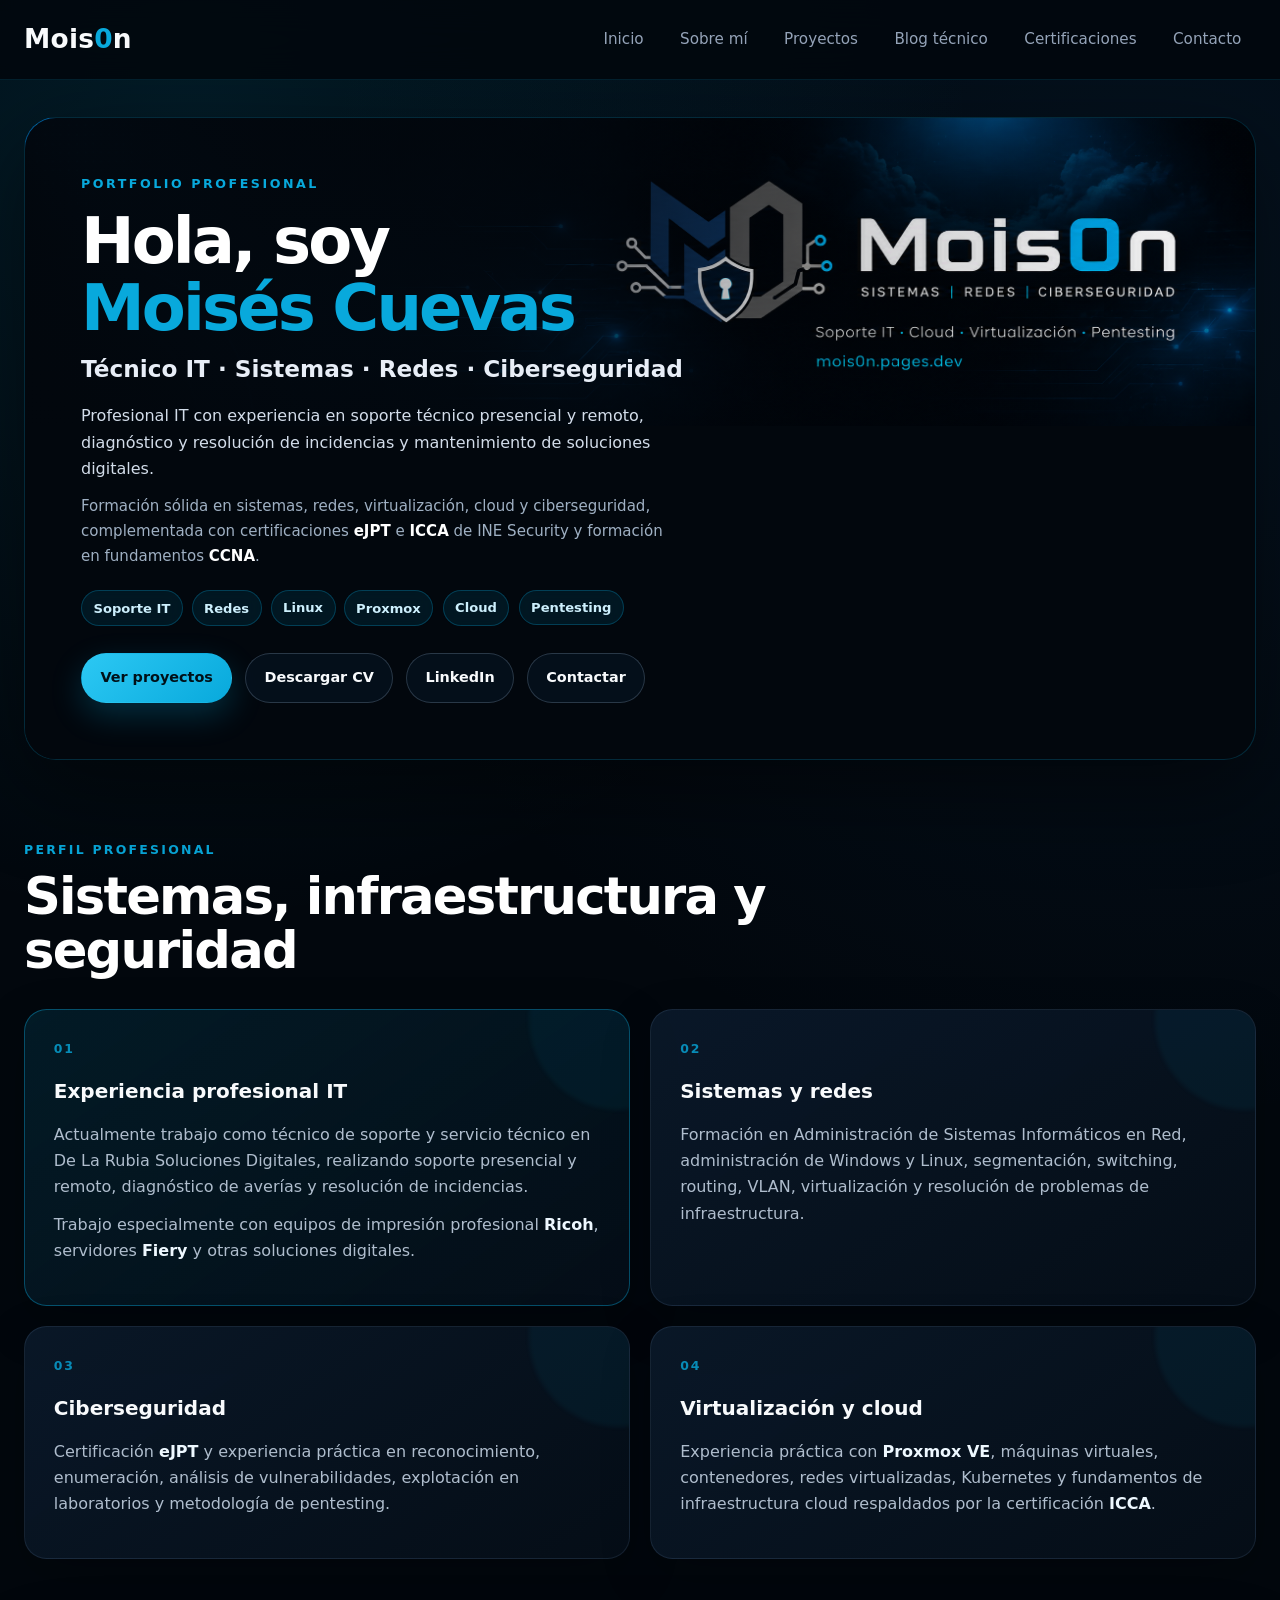
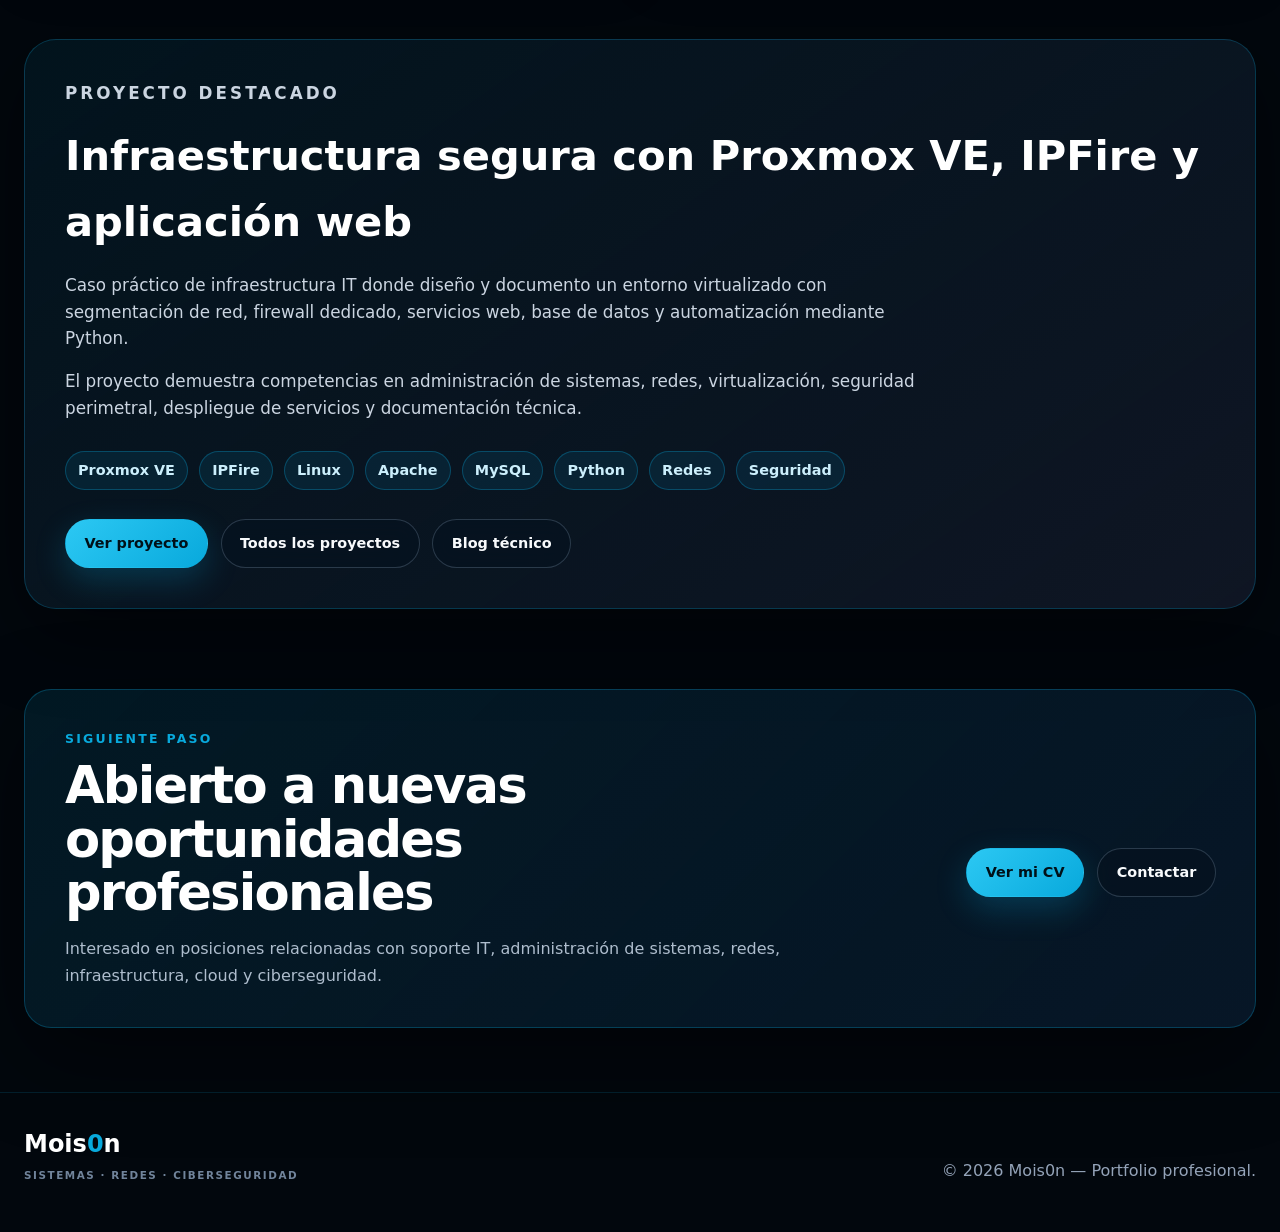
<file: index.html>
<!DOCTYPE html>
<html lang="es">
<head>
  <meta charset="UTF-8">

  <meta
    name="viewport"
    content="width=device-width, initial-scale=1.0"
  >

  <title>Mois0n | Sistemas, Redes y Ciberseguridad</title>

  <meta
    name="description"
    content="Portfolio profesional de Mois0n. Técnico IT con experiencia en soporte, sistemas, redes, virtualización, cloud y ciberseguridad."
  >

  <!-- Open Graph / LinkedIn -->
  <meta
    property="og:title"
    content="Mois0n | Sistemas, Redes y Ciberseguridad"
  >

  <meta
    property="og:description"
    content="Portfolio profesional de Mois0n: soporte IT, sistemas, redes, cloud, virtualización y ciberseguridad."
  >

  <meta
    property="og:type"
    content="website"
  >

  <meta
    property="og:url"
    content="https://mois0n.pages.dev/"
  >

  <meta
    property="og:image"
    content="https://mois0n.pages.dev/assets/img/mois0n-hero.png"
  >

  <meta
    property="og:image:alt"
    content="Mois0n - Sistemas, Redes y Ciberseguridad"
  >

  <!-- Twitter / otras plataformas -->
  <meta
    name="twitter:card"
    content="summary_large_image"
  >

  <meta
    name="twitter:title"
    content="Mois0n | Sistemas, Redes y Ciberseguridad"
  >

  <meta
    name="twitter:description"
    content="Portfolio profesional de Mois0n: soporte IT, sistemas, redes, cloud, virtualización y ciberseguridad."
  >

  <meta
    name="twitter:image"
    content="https://mois0n.pages.dev/assets/img/mois0n-hero.png"
  >

  <!-- CSS principal -->
  <link
    rel="stylesheet"
    href="assets/css/styles.css"
  >

  <!-- CSS específico de la nueva portada -->
  <link
    rel="stylesheet"
    href="assets/css/home-brand.css"
  >
</head>

<body class="home-page">

  <!-- ===================================================== -->
  <!-- CABECERA -->
  <!-- ===================================================== -->

  <header class="site-header">

    <nav class="navbar">

      <a
        href="index.html"
        class="logo brand-text"
        aria-label="Mois0n - Inicio"
      >
        <span class="brand-mois">Mois</span><span class="brand-zero">0</span><span class="brand-n">n</span>
      </a>

      <button
        class="menu-toggle"
        aria-label="Abrir menú de navegación"
        aria-expanded="false"
      >
        <span></span>
        <span></span>
        <span></span>
      </button>

      <ul class="nav-links">

        <li>
          <a href="index.html">Inicio</a>
        </li>

        <li>
          <a href="sobre-mi.html">Sobre mí</a>
        </li>

        <li>
          <a href="proyectos.html">Proyectos</a>
        </li>

        <li>
          <a href="blog.html">Blog técnico</a>
        </li>

        <li>
          <a href="certificaciones.html">Certificaciones</a>
        </li>

        <li>
          <a href="contacto.html">Contacto</a>
        </li>

      </ul>

    </nav>

  </header>


  <!-- ===================================================== -->
  <!-- CONTENIDO -->
  <!-- ===================================================== -->

  <main class="home-main">


    <!-- =================================================== -->
    <!-- HERO / MARCA -->
    <!-- =================================================== -->

    <section class="brand-hero">

      <div class="brand-hero-overlay"></div>

      <div class="brand-hero-content">

        <p class="brand-eyebrow">
          PORTFOLIO PROFESIONAL
        </p>

        <h1>
          Hola, soy
          <span>Moisés Cuevas</span>
        </h1>

        <h2>
          Técnico IT · Sistemas · Redes · Ciberseguridad
        </h2>

        <p class="brand-description">
          Profesional IT con experiencia en soporte técnico presencial y remoto,
          diagnóstico y resolución de incidencias y mantenimiento de soluciones
          digitales.
        </p>

        <p class="brand-description brand-description-secondary">
          Formación sólida en sistemas, redes, virtualización, cloud y
          ciberseguridad, complementada con certificaciones
          <strong>eJPT</strong> e <strong>ICCA</strong> de INE Security
          y formación en fundamentos <strong>CCNA</strong>.
        </p>


        <!-- Etiquetas profesionales -->

        <div class="brand-skills">

          <span>Soporte IT</span>

          <span>Redes</span>

          <span>Linux</span>

          <span>Proxmox</span>

          <span>Cloud</span>

          <span>Pentesting</span>

        </div>


        <!-- Botones -->

        <div class="brand-actions">

          <a
            href="proyectos.html"
            class="brand-btn brand-btn-primary"
          >
            Ver proyectos
          </a>

          <a
            href="assets/pdf/CV-Mois0n.pdf"
            class="brand-btn brand-btn-secondary"
            target="_blank"
            rel="noopener noreferrer"
          >
            Descargar CV
          </a>

          <a
            href="https://www.linkedin.com/in/moisescgz"
            class="brand-btn brand-btn-secondary"
            target="_blank"
            rel="noopener noreferrer"
          >
            LinkedIn
          </a>

          <a
            href="contacto.html"
            class="brand-btn brand-btn-secondary"
          >
            Contactar
          </a>

        </div>

      </div>

    </section>


    <!-- =================================================== -->
    <!-- PRESENTACIÓN -->
    <!-- =================================================== -->

    <section class="professional-summary">

      <div class="summary-heading">

        <p class="brand-section-label">
          PERFIL PROFESIONAL
        </p>

        <h2>
          Sistemas, infraestructura y seguridad
        </h2>

      </div>


      <div class="summary-grid">


        <!-- Experiencia actual -->

        <article class="summary-card summary-card-featured">

          <span class="summary-number">
            01
          </span>

          <h3>
            Experiencia profesional IT
          </h3>

          <p>
            Actualmente trabajo como técnico de soporte y servicio técnico
            en De La Rubia Soluciones Digitales, realizando soporte presencial
            y remoto, diagnóstico de averías y resolución de incidencias.
          </p>

          <p>
            Trabajo especialmente con equipos de impresión profesional
            <strong>Ricoh</strong>, servidores <strong>Fiery</strong> y otras
            soluciones digitales.
          </p>

        </article>


        <!-- Sistemas y redes -->

        <article class="summary-card">

          <span class="summary-number">
            02
          </span>

          <h3>
            Sistemas y redes
          </h3>

          <p>
            Formación en Administración de Sistemas Informáticos en Red,
            administración de Windows y Linux, segmentación, switching,
            routing, VLAN, virtualización y resolución de problemas
            de infraestructura.
          </p>

        </article>


        <!-- Ciberseguridad -->

        <article class="summary-card">

          <span class="summary-number">
            03
          </span>

          <h3>
            Ciberseguridad
          </h3>

          <p>
            Certificación <strong>eJPT</strong> y experiencia práctica
            en reconocimiento, enumeración, análisis de vulnerabilidades,
            explotación en laboratorios y metodología de pentesting.
          </p>

        </article>


        <!-- Virtualización -->

        <article class="summary-card">

          <span class="summary-number">
            04
          </span>

          <h3>
            Virtualización y cloud
          </h3>

          <p>
            Experiencia práctica con <strong>Proxmox VE</strong>,
            máquinas virtuales, contenedores, redes virtualizadas,
            Kubernetes y fundamentos de infraestructura cloud respaldados
            por la certificación <strong>ICCA</strong>.
          </p>

        </article>

      </div>

    </section>


    <!-- =================================================== -->
    <!-- PROYECTO DESTACADO -->
    <!-- =================================================== -->

    <section class="featured-project brand-featured-project">

      <p class="brand-section-label">
        PROYECTO DESTACADO
      </p>

      <h2>
        Infraestructura segura con Proxmox VE,
        IPFire y aplicación web
      </h2>

      <p>
        Caso práctico de infraestructura IT donde diseño y documento
        un entorno virtualizado con segmentación de red, firewall
        dedicado, servicios web, base de datos y automatización
        mediante Python.
      </p>

      <p>
        El proyecto demuestra competencias en administración de
        sistemas, redes, virtualización, seguridad perimetral,
        despliegue de servicios y documentación técnica.
      </p>


      <div class="tech-list brand-tech-list">

        <span>Proxmox VE</span>

        <span>IPFire</span>

        <span>Linux</span>

        <span>Apache</span>

        <span>MySQL</span>

        <span>Python</span>

        <span>Redes</span>

        <span>Seguridad</span>

      </div>


      <div class="brand-actions">

        <a
          href="proyectos/infraestructura-proxmox-ipfire.html"
          class="brand-btn brand-btn-primary"
        >
          Ver proyecto
        </a>

        <a
          href="proyectos.html"
          class="brand-btn brand-btn-secondary"
        >
          Todos los proyectos
        </a>

        <a
          href="blog.html"
          class="brand-btn brand-btn-secondary"
        >
          Blog técnico
        </a>

      </div>

    </section>


    <!-- =================================================== -->
    <!-- CTA FINAL -->
    <!-- =================================================== -->

    <section class="career-cta">

      <div>

        <p class="brand-section-label">
          SIGUIENTE PASO
        </p>

        <h2>
          Abierto a nuevas oportunidades profesionales
        </h2>

        <p>
          Interesado en posiciones relacionadas con soporte IT,
          administración de sistemas, redes, infraestructura,
          cloud y ciberseguridad.
        </p>

      </div>


      <div class="brand-actions">

        <a
          href="assets/pdf/CV-Mois0n.pdf"
          class="brand-btn brand-btn-primary"
          target="_blank"
          rel="noopener noreferrer"
        >
          Ver mi CV
        </a>

        <a
          href="contacto.html"
          class="brand-btn brand-btn-secondary"
        >
          Contactar
        </a>

      </div>

    </section>


  </main>


  <!-- ===================================================== -->
  <!-- FOOTER -->
  <!-- ===================================================== -->

  <footer class="site-footer brand-footer">

    <div class="footer-brand">

      <strong>
        <span>Mois</span><span class="brand-zero">0</span><span>n</span>
      </strong>

      <span>
        SISTEMAS · REDES · CIBERSEGURIDAD
      </span>

    </div>

    <p>
      © 2026 Mois0n — Portfolio profesional.
    </p>

  </footer>


  <script src="assets/js/script.js"></script>

</body>
</html>
</file>
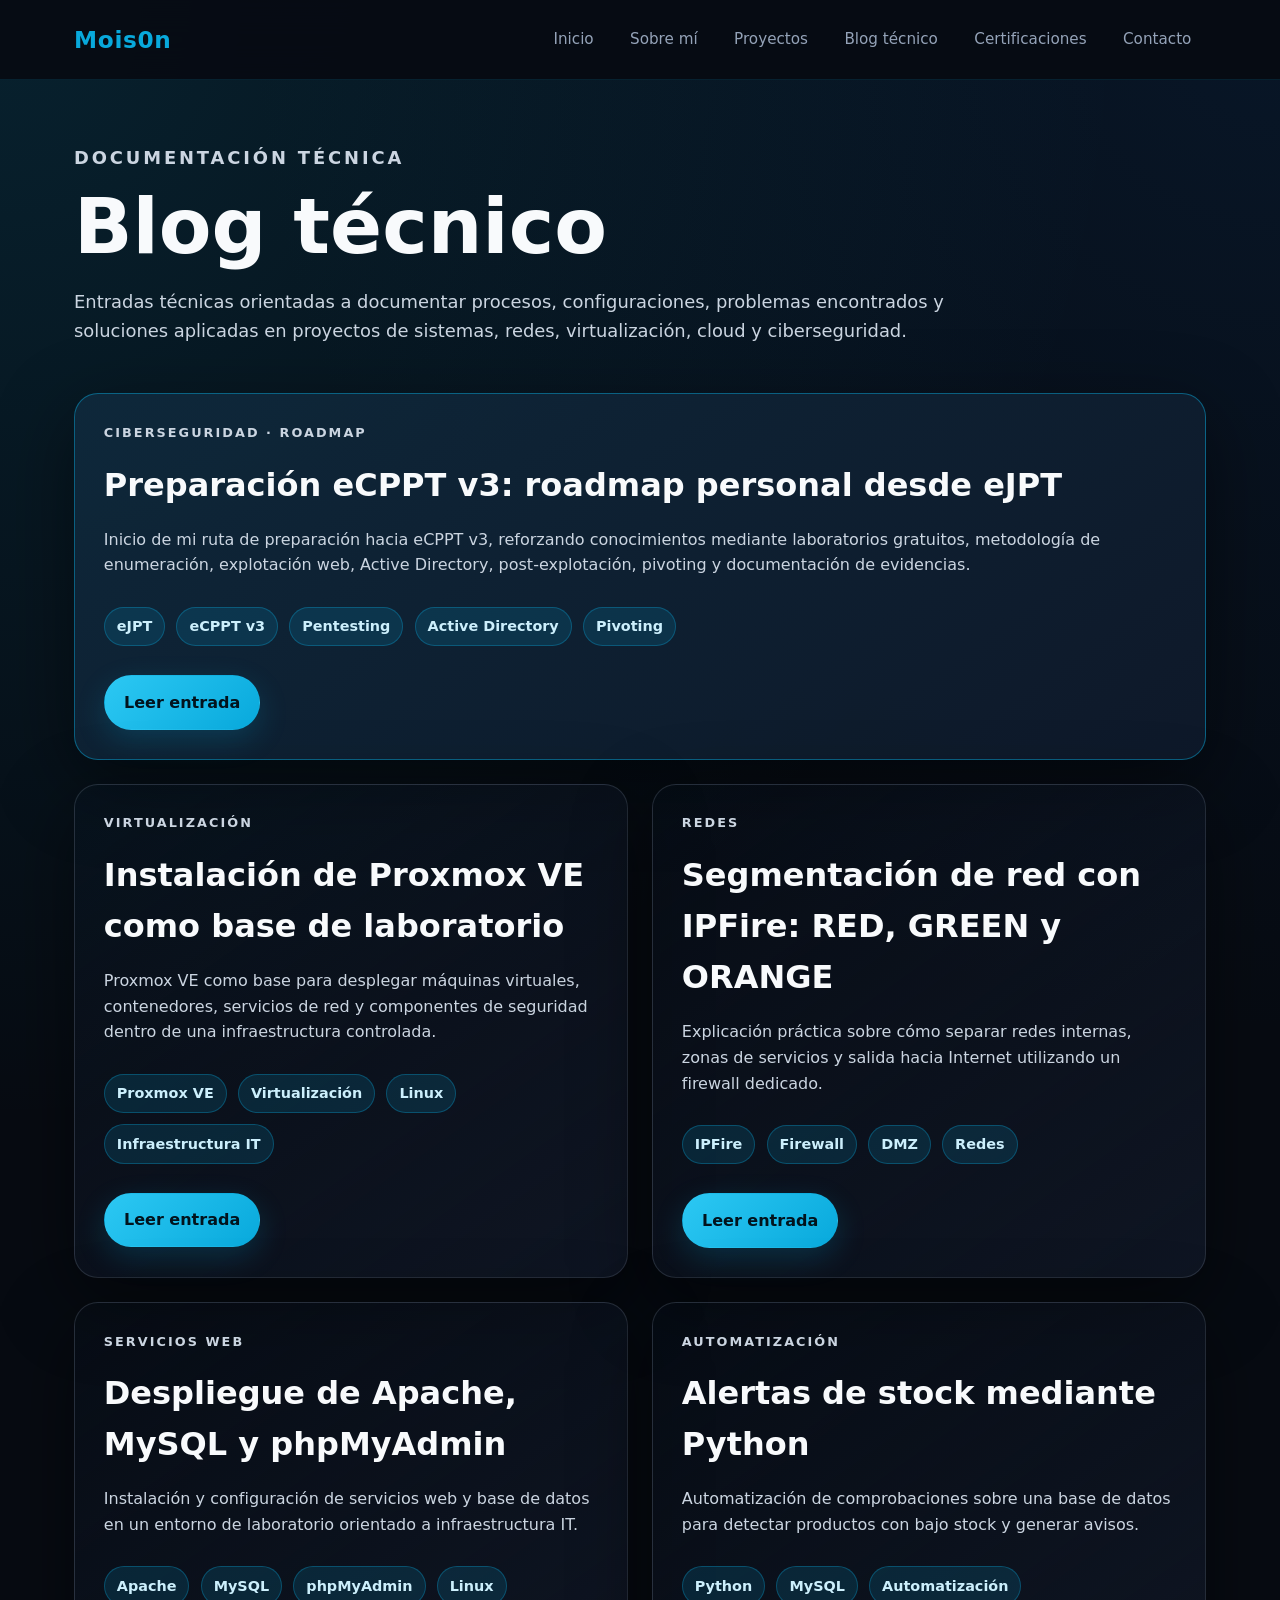
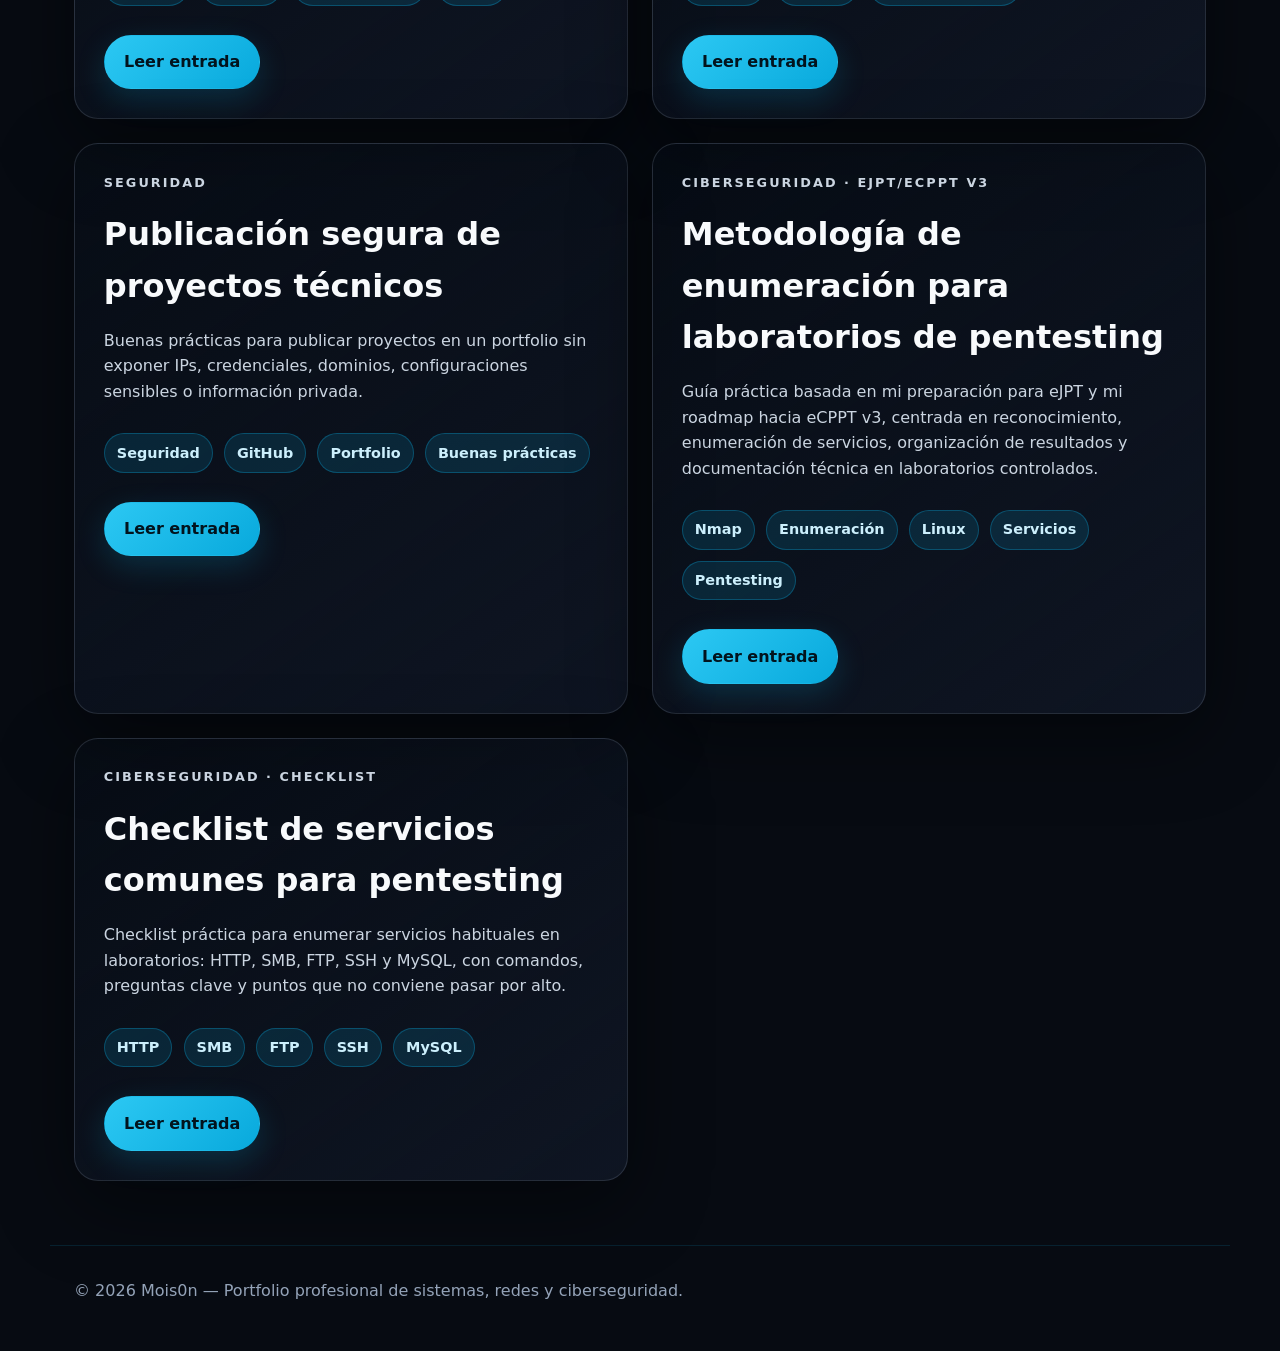
<file: blog.html>
<!DOCTYPE html>
<html lang="es">
<head>
  <meta charset="UTF-8">
  <meta name="viewport" content="width=device-width, initial-scale=1.0">
  <title>Blog técnico | Mois0n</title>
  <meta name="description" content="Blog técnico de Mois0n sobre sistemas, redes, virtualización, cloud, infraestructura IT, ciberseguridad y preparación eJPT/eCPPT v3.">

  <link rel="stylesheet" href="assets/css/styles.css">
</head>
<body>

  <header class="site-header">
    <nav class="navbar">
      <a href="index.html" class="logo">Mois0n</a>

      <button class="menu-toggle" aria-label="Abrir menú de navegación" aria-expanded="false">
        <span></span>
        <span></span>
        <span></span>
      </button>

      <ul class="nav-links">
        <li><a href="index.html">Inicio</a></li>
        <li><a href="sobre-mi.html">Sobre mí</a></li>
        <li><a href="proyectos.html">Proyectos</a></li>
        <li><a href="blog.html">Blog técnico</a></li>
        <li><a href="certificaciones.html">Certificaciones</a></li>
        <li><a href="contacto.html">Contacto</a></li>
      </ul>
    </nav>
  </header>

  <main>

    <section class="page-hero">
      <p class="eyebrow">Documentación técnica</p>
      <h1>Blog técnico</h1>

      <p>
        Entradas técnicas orientadas a documentar procesos, configuraciones,
        problemas encontrados y soluciones aplicadas en proyectos de sistemas,
        redes, virtualización, cloud y ciberseguridad.
      </p>
    </section>

    <section class="blog-grid">

      <article class="blog-card featured">
        <p class="section-label">Ciberseguridad · Roadmap</p>
        <h2>Preparación eCPPT v3: roadmap personal desde eJPT</h2>

        <p>
          Inicio de mi ruta de preparación hacia eCPPT v3, reforzando conocimientos mediante
          laboratorios gratuitos, metodología de enumeración, explotación web, Active Directory,
          post-explotación, pivoting y documentación de evidencias.
        </p>

        <div class="tech-list">
          <span>eJPT</span>
          <span>eCPPT v3</span>
          <span>Pentesting</span>
          <span>Active Directory</span>
          <span>Pivoting</span>
        </div>

        <a href="posts/preparacion-ecppt-roadmap.html" class="btn btn-primary">
          Leer entrada
        </a>
      </article>

      <article class="blog-card">
        <p class="section-label">Virtualización</p>
        <h2>Instalación de Proxmox VE como base de laboratorio</h2>

        <p>
          Proxmox VE como base para desplegar máquinas virtuales, contenedores,
          servicios de red y componentes de seguridad dentro de una infraestructura
          controlada.
        </p>

        <div class="tech-list">
          <span>Proxmox VE</span>
          <span>Virtualización</span>
          <span>Linux</span>
          <span>Infraestructura IT</span>
        </div>

        <a href="posts/instalacion-proxmox-ve.html" class="btn btn-primary">
          Leer entrada
        </a>
      </article>

      <article class="blog-card">
        <p class="section-label">Redes</p>
        <h2>Segmentación de red con IPFire: RED, GREEN y ORANGE</h2>

        <p>
          Explicación práctica sobre cómo separar redes internas, zonas de servicios
          y salida hacia Internet utilizando un firewall dedicado.
        </p>

        <div class="tech-list">
          <span>IPFire</span>
          <span>Firewall</span>
          <span>DMZ</span>
          <span>Redes</span>
        </div>

        <a href="posts/segmentacion-red-ipfire.html" class="btn btn-primary">
          Leer entrada
        </a>
      </article>

      <article class="blog-card">
        <p class="section-label">Servicios web</p>
        <h2>Despliegue de Apache, MySQL y phpMyAdmin</h2>

        <p>
          Instalación y configuración de servicios web y base de datos en un entorno
          de laboratorio orientado a infraestructura IT.
        </p>

        <div class="tech-list">
          <span>Apache</span>
          <span>MySQL</span>
          <span>phpMyAdmin</span>
          <span>Linux</span>
        </div>

        <a href="posts/despliegue-apache-mysql-phpmyadmin.html" class="btn btn-primary">
          Leer entrada
        </a>
      </article>

      <article class="blog-card">
        <p class="section-label">Automatización</p>
        <h2>Alertas de stock mediante Python</h2>

        <p>
          Automatización de comprobaciones sobre una base de datos para detectar
          productos con bajo stock y generar avisos.
        </p>

        <div class="tech-list">
          <span>Python</span>
          <span>MySQL</span>
          <span>Automatización</span>
        </div>

        <a href="posts/automatizacion-stock-python.html" class="btn btn-primary">
          Leer entrada
        </a>
      </article>

      <article class="blog-card">
        <p class="section-label">Seguridad</p>
        <h2>Publicación segura de proyectos técnicos</h2>

        <p>
          Buenas prácticas para publicar proyectos en un portfolio sin exponer IPs,
          credenciales, dominios, configuraciones sensibles o información privada.
        </p>

        <div class="tech-list">
          <span>Seguridad</span>
          <span>GitHub</span>
          <span>Portfolio</span>
          <span>Buenas prácticas</span>
        </div>

        <a href="posts/seguridad-publicacion-proyectos.html" class="btn btn-primary">
          Leer entrada
        </a>
      </article>

      <article class="blog-card">
        <p class="section-label">Ciberseguridad · eJPT/eCPPT v3</p>
        <h2>Metodología de enumeración para laboratorios de pentesting</h2>

        <p>
          Guía práctica basada en mi preparación para eJPT y mi roadmap hacia eCPPT v3,
          centrada en reconocimiento, enumeración de servicios, organización de resultados
          y documentación técnica en laboratorios controlados.
        </p>

        <div class="tech-list">
          <span>Nmap</span>
          <span>Enumeración</span>
          <span>Linux</span>
          <span>Servicios</span>
          <span>Pentesting</span>
        </div>

        <a href="posts/metodologia-enumeracion-pentesting.html" class="btn btn-primary">
          Leer entrada
        </a>
      </article>

      <article class="blog-card">
        <p class="section-label">Ciberseguridad · Checklist</p>
        <h2>Checklist de servicios comunes para pentesting</h2>

        <p>
          Checklist práctica para enumerar servicios habituales en laboratorios:
          HTTP, SMB, FTP, SSH y MySQL, con comandos, preguntas clave y puntos
          que no conviene pasar por alto.
        </p>

        <div class="tech-list">
          <span>HTTP</span>
          <span>SMB</span>
          <span>FTP</span>
          <span>SSH</span>
          <span>MySQL</span>
        </div>

        <a href="posts/checklist-servicios-pentesting.html" class="btn btn-primary">
          Leer entrada
        </a>
      </article>

    </section>

  </main>

  <footer class="site-footer">
    <p>© 2026 Mois0n — Portfolio profesional de sistemas, redes y ciberseguridad.</p>
  </footer>

  <script src="assets/js/script.js"></script>
</body>
</html>
</file>
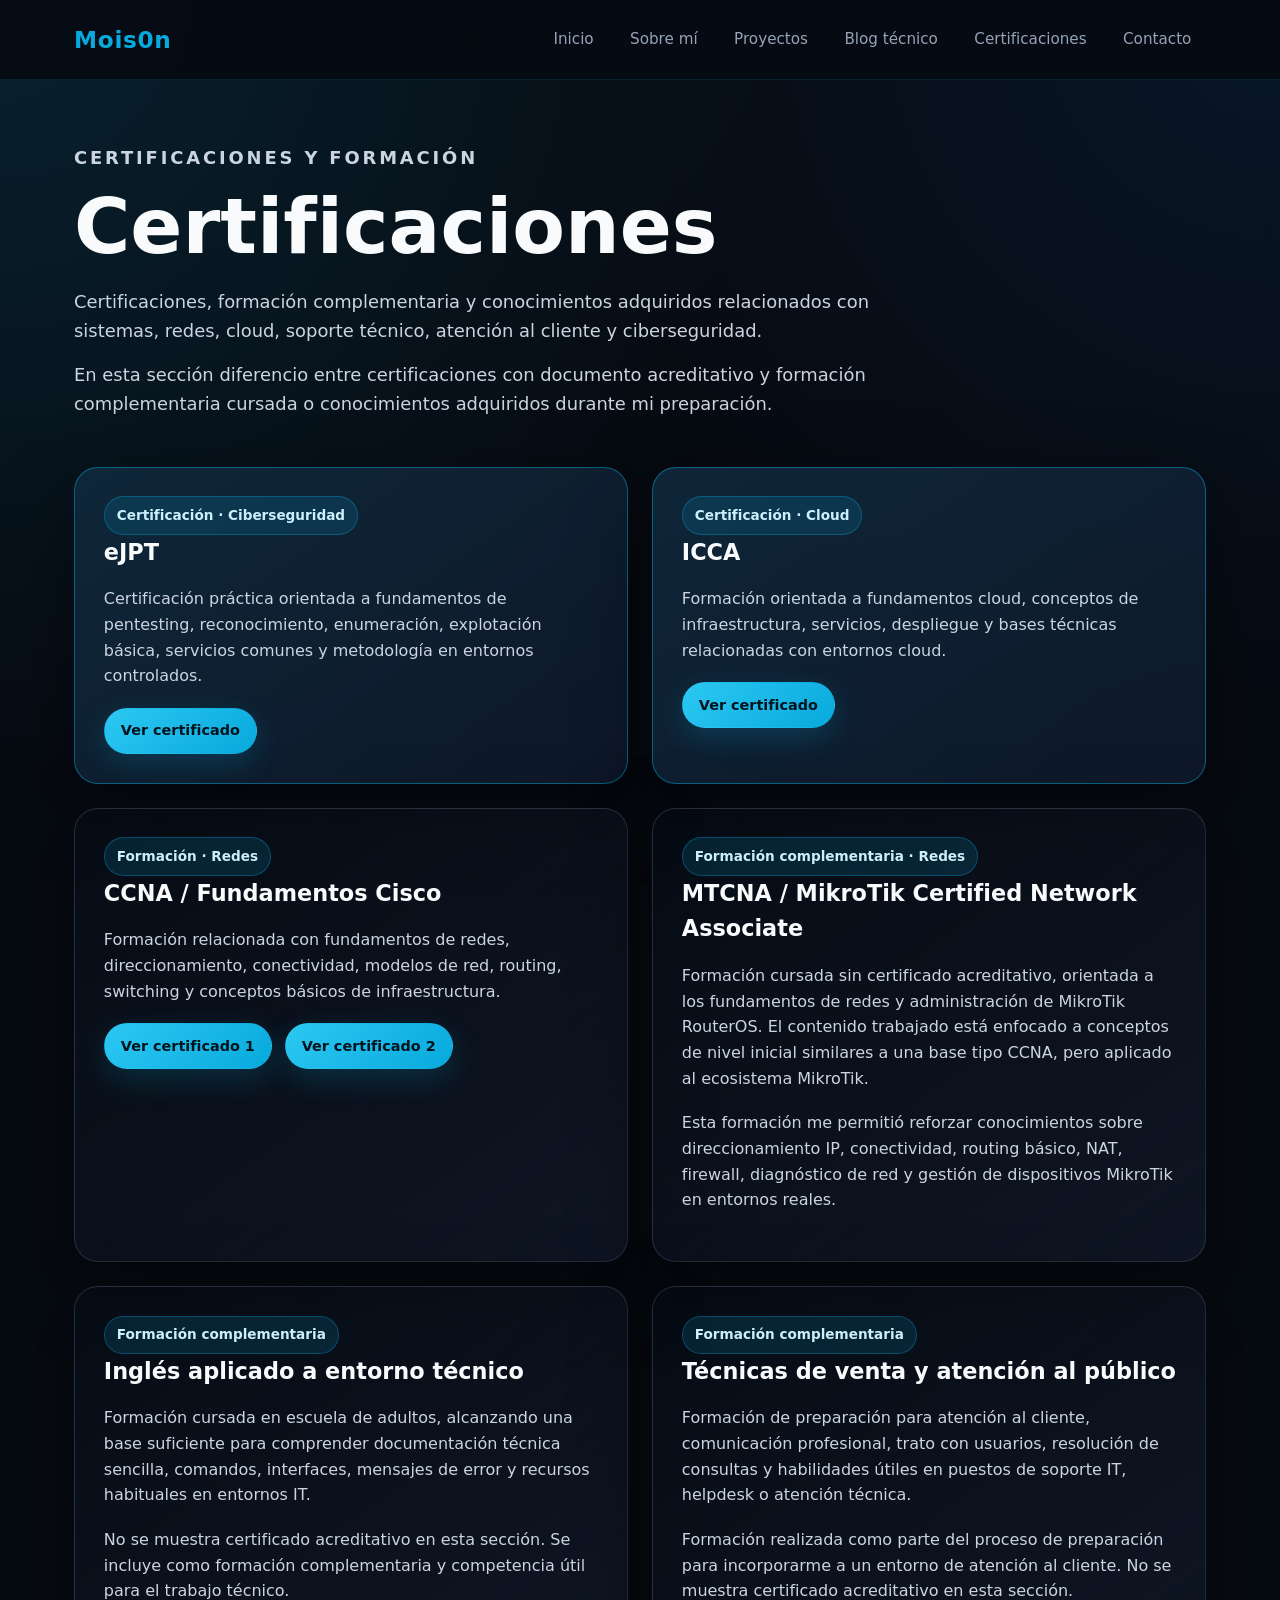
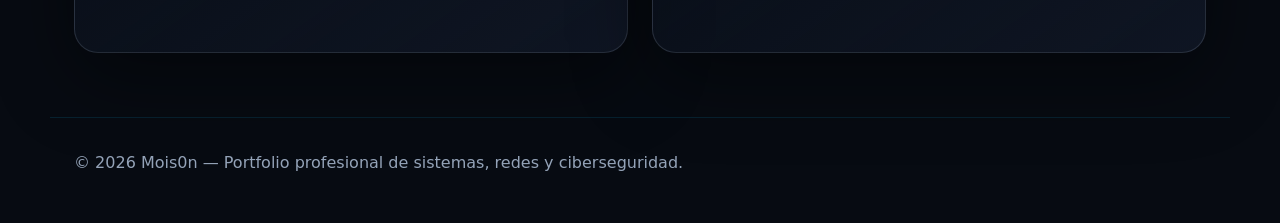
<file: certificaciones.html>
<!DOCTYPE html>
<html lang="es">
<head>
  <meta charset="UTF-8">
  <meta name="viewport" content="width=device-width, initial-scale=1.0">
  <title>Certificaciones | Mois0n</title>
  <meta name="description" content="Certificaciones, formación complementaria y conocimientos técnicos de Mois0n en sistemas, redes, cloud, soporte IT y ciberseguridad.">

  <link rel="stylesheet" href="assets/css/styles.css">
</head>
<body>

  <header class="site-header">
    <nav class="navbar">
      <a href="index.html" class="logo">Mois0n</a>

      <button class="menu-toggle" aria-label="Abrir menú de navegación" aria-expanded="false">
        <span></span>
        <span></span>
        <span></span>
      </button>

      <ul class="nav-links">
        <li><a href="index.html">Inicio</a></li>
        <li><a href="sobre-mi.html">Sobre mí</a></li>
        <li><a href="proyectos.html">Proyectos</a></li>
        <li><a href="blog.html">Blog técnico</a></li>
        <li><a href="certificaciones.html">Certificaciones</a></li>
        <li><a href="contacto.html">Contacto</a></li>
      </ul>
    </nav>
  </header>

  <main>

    <section class="page-hero">
      <p class="eyebrow">Certificaciones y formación</p>
      <h1>Certificaciones</h1>

      <p>
        Certificaciones, formación complementaria y conocimientos adquiridos relacionados
        con sistemas, redes, cloud, soporte técnico, atención al cliente y ciberseguridad.
      </p>

      <p>
        En esta sección diferencio entre certificaciones con documento acreditativo y
        formación complementaria cursada o conocimientos adquiridos durante mi preparación.
      </p>
    </section>

    <section class="certifications-grid">

      <article class="cert-card featured">
        <span class="cert-tag">Certificación · Ciberseguridad</span>
        <h2>eJPT</h2>

        <p>
          Certificación práctica orientada a fundamentos de pentesting, reconocimiento,
          enumeración, explotación básica, servicios comunes y metodología en entornos
          controlados.
        </p>

        <div class="cert-actions">
          <a href="assets/pdf/certificados/eJPT.pdf" class="btn btn-primary" target="_blank" rel="noopener noreferrer">
            Ver certificado
          </a>
        </div>
      </article>

      <article class="cert-card featured">
        <span class="cert-tag">Certificación · Cloud</span>
        <h2>ICCA</h2>

        <p>
          Formación orientada a fundamentos cloud, conceptos de infraestructura,
          servicios, despliegue y bases técnicas relacionadas con entornos cloud.
        </p>

        <div class="cert-actions">
          <a href="assets/pdf/certificados/ICCA.pdf" class="btn btn-primary" target="_blank" rel="noopener noreferrer">
            Ver certificado
          </a>
        </div>
      </article>

      <article class="cert-card">
        <span class="cert-tag">Formación · Redes</span>
        <h2>CCNA / Fundamentos Cisco</h2>

        <p>
          Formación relacionada con fundamentos de redes, direccionamiento, conectividad,
          modelos de red, routing, switching y conceptos básicos de infraestructura.
        </p>

        <div class="cert-actions multi">
          <a href="assets/pdf/certificados/CCNA-1.pdf" class="btn btn-primary" target="_blank" rel="noopener noreferrer">
            Ver certificado 1
          </a>

          <a href="assets/pdf/certificados/CCNA-2.pdf" class="btn btn-primary" target="_blank" rel="noopener noreferrer">
            Ver certificado 2
          </a>
        </div>
      </article>

      <article class="cert-card">
        <span class="cert-tag">Formación complementaria · Redes</span>
        <h2>MTCNA / MikroTik Certified Network Associate</h2>

        <p>
          Formación cursada sin certificado acreditativo, orientada a los fundamentos de
          redes y administración de MikroTik RouterOS. El contenido trabajado está enfocado
          a conceptos de nivel inicial similares a una base tipo CCNA, pero aplicado al
          ecosistema MikroTik.
        </p>

        <p>
          Esta formación me permitió reforzar conocimientos sobre direccionamiento IP,
          conectividad, routing básico, NAT, firewall, diagnóstico de red y gestión de
          dispositivos MikroTik en entornos reales.
        </p>
      </article>

      <article class="cert-card">
        <span class="cert-tag">Formación complementaria</span>
        <h2>Inglés aplicado a entorno técnico</h2>

        <p>
          Formación cursada en escuela de adultos, alcanzando una base suficiente para
          comprender documentación técnica sencilla, comandos, interfaces, mensajes de error
          y recursos habituales en entornos IT.
        </p>

        <p>
          No se muestra certificado acreditativo en esta sección. Se incluye como formación
          complementaria y competencia útil para el trabajo técnico.
        </p>
      </article>

      <article class="cert-card">
        <span class="cert-tag">Formación complementaria</span>
        <h2>Técnicas de venta y atención al público</h2>

        <p>
          Formación de preparación para atención al cliente, comunicación profesional,
          trato con usuarios, resolución de consultas y habilidades útiles en puestos de
          soporte IT, helpdesk o atención técnica.
        </p>

        <p>
          Formación realizada como parte del proceso de preparación para incorporarme a
          un entorno de atención al cliente. No se muestra certificado acreditativo en esta sección.
        </p>
      </article>

    </section>

  </main>

  <footer class="site-footer">
    <p>© 2026 Mois0n — Portfolio profesional de sistemas, redes y ciberseguridad.</p>
  </footer>

  <script src="assets/js/script.js"></script>
</body>
</html>
</file>
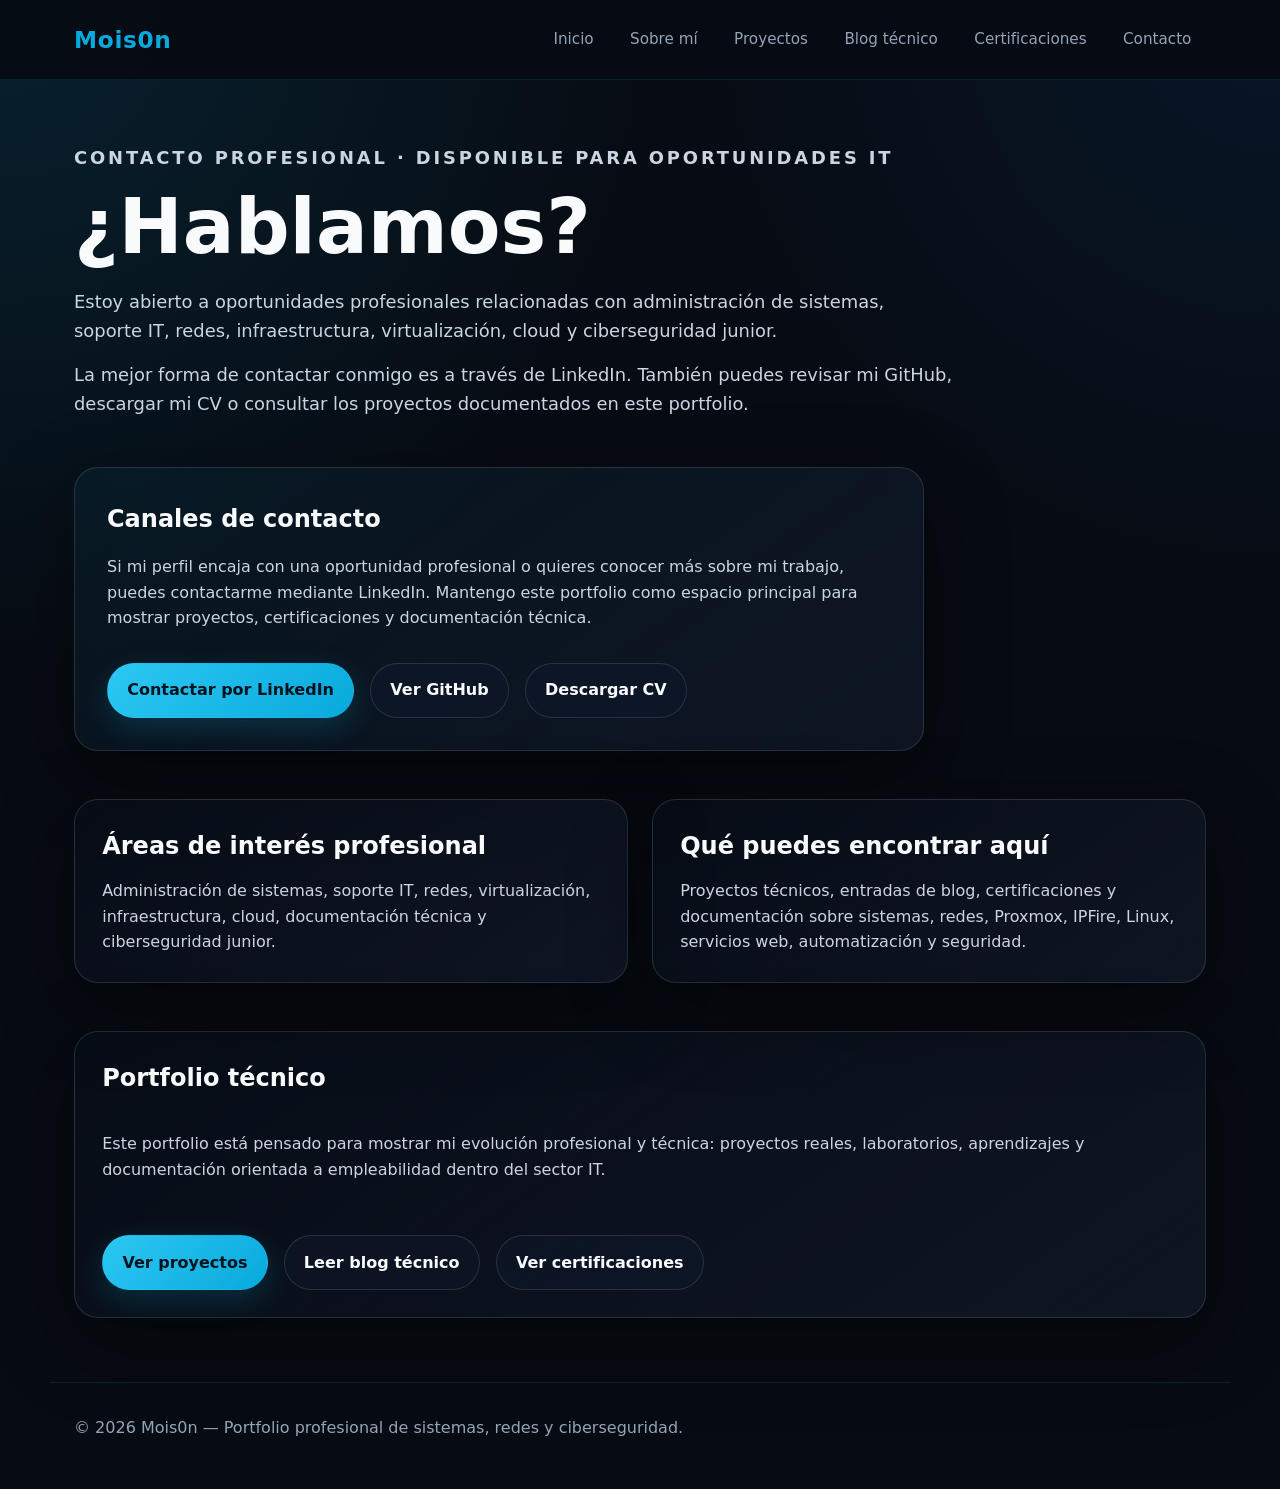
<file: contacto.html>
<!DOCTYPE html>
<html lang="es">
<head>
  <meta charset="UTF-8">
  <meta name="viewport" content="width=device-width, initial-scale=1.0">
  <title>Contacto | Mois0n</title>
  <meta name="description" content="Contacto profesional de Mois0n para oportunidades relacionadas con administración de sistemas, soporte IT, redes, infraestructura, cloud y ciberseguridad.">

  <link rel="stylesheet" href="assets/css/styles.css">
</head>
<body>

  <header class="site-header">
    <nav class="navbar">
      <a href="index.html" class="logo">Mois0n</a>

      <button class="menu-toggle" aria-label="Abrir menú de navegación" aria-expanded="false">
        <span></span>
        <span></span>
        <span></span>
      </button>

      <ul class="nav-links">
        <li><a href="index.html">Inicio</a></li>
        <li><a href="sobre-mi.html">Sobre mí</a></li>
        <li><a href="proyectos.html">Proyectos</a></li>
        <li><a href="blog.html">Blog técnico</a></li>
        <li><a href="certificaciones.html">Certificaciones</a></li>
        <li><a href="contacto.html">Contacto</a></li>
      </ul>
    </nav>
  </header>

  <main>

    <section class="page-hero">
      <p class="eyebrow">Contacto profesional · Disponible para oportunidades IT</p>
      <h1>¿Hablamos?</h1>

      <p>
        Estoy abierto a oportunidades profesionales relacionadas con administración
        de sistemas, soporte IT, redes, infraestructura, virtualización, cloud y
        ciberseguridad junior.
      </p>

      <p>
        La mejor forma de contactar conmigo es a través de LinkedIn. También puedes
        revisar mi GitHub, descargar mi CV o consultar los proyectos documentados en
        este portfolio.
      </p>
    </section>

    <section class="contact-card">
      <h2>Canales de contacto</h2>

      <p>
        Si mi perfil encaja con una oportunidad profesional o quieres conocer más sobre
        mi trabajo, puedes contactarme mediante LinkedIn. Mantengo este portfolio como
        espacio principal para mostrar proyectos, certificaciones y documentación técnica.
      </p>

      <div class="hero-buttons">
        <a href="https://www.linkedin.com/in/moisescgz" class="btn btn-primary" target="_blank" rel="noopener noreferrer">
          Contactar por LinkedIn
        </a>

        <a href="https://github.com/mois0n" class="btn btn-secondary" target="_blank" rel="noopener noreferrer">
          Ver GitHub
        </a>

        <a href="assets/pdf/CV-Mois0n.pdf" class="btn btn-secondary" target="_blank" rel="noopener noreferrer">
          Descargar CV
        </a>
      </div>
    </section>

    <section class="content-grid">

      <article class="content-card">
        <h2>Áreas de interés profesional</h2>
        <p>
          Administración de sistemas, soporte IT, redes, virtualización, infraestructura,
          cloud, documentación técnica y ciberseguridad junior.
        </p>
      </article>

      <article class="content-card">
        <h2>Qué puedes encontrar aquí</h2>
        <p>
          Proyectos técnicos, entradas de blog, certificaciones y documentación sobre
          sistemas, redes, Proxmox, IPFire, Linux, servicios web, automatización y seguridad.
        </p>
      </article>

    </section>

    <section class="callout">
      <h2>Portfolio técnico</h2>

      <p>
        Este portfolio está pensado para mostrar mi evolución profesional y técnica:
        proyectos reales, laboratorios, aprendizajes y documentación orientada a
        empleabilidad dentro del sector IT.
      </p>

      <div class="hero-buttons">
        <a href="proyectos.html" class="btn btn-primary">Ver proyectos</a>
        <a href="blog.html" class="btn btn-secondary">Leer blog técnico</a>
        <a href="certificaciones.html" class="btn btn-secondary">Ver certificaciones</a>
      </div>
    </section>

  </main>

  <footer class="site-footer">
    <p>© 2026 Mois0n — Portfolio profesional de sistemas, redes y ciberseguridad.</p>
  </footer>

  <script src="assets/js/script.js"></script>
</body>
</html>
</file>
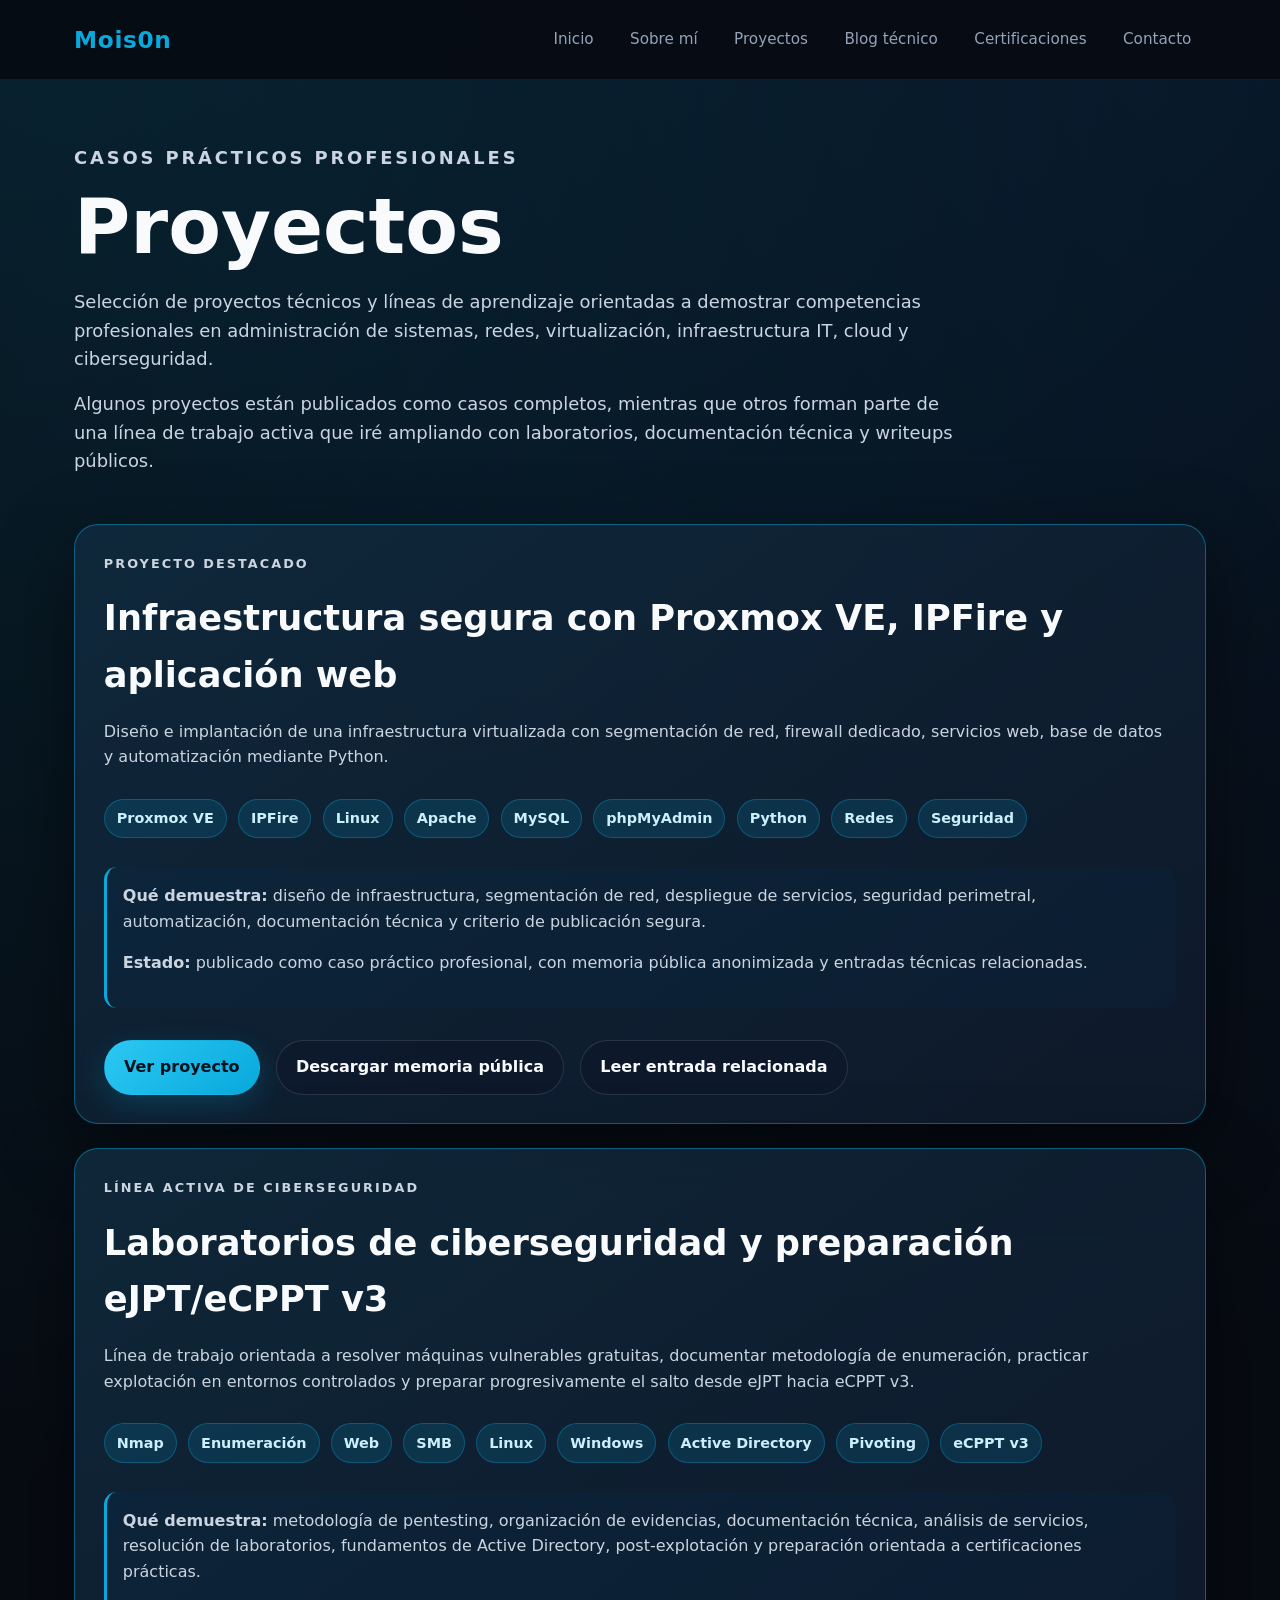
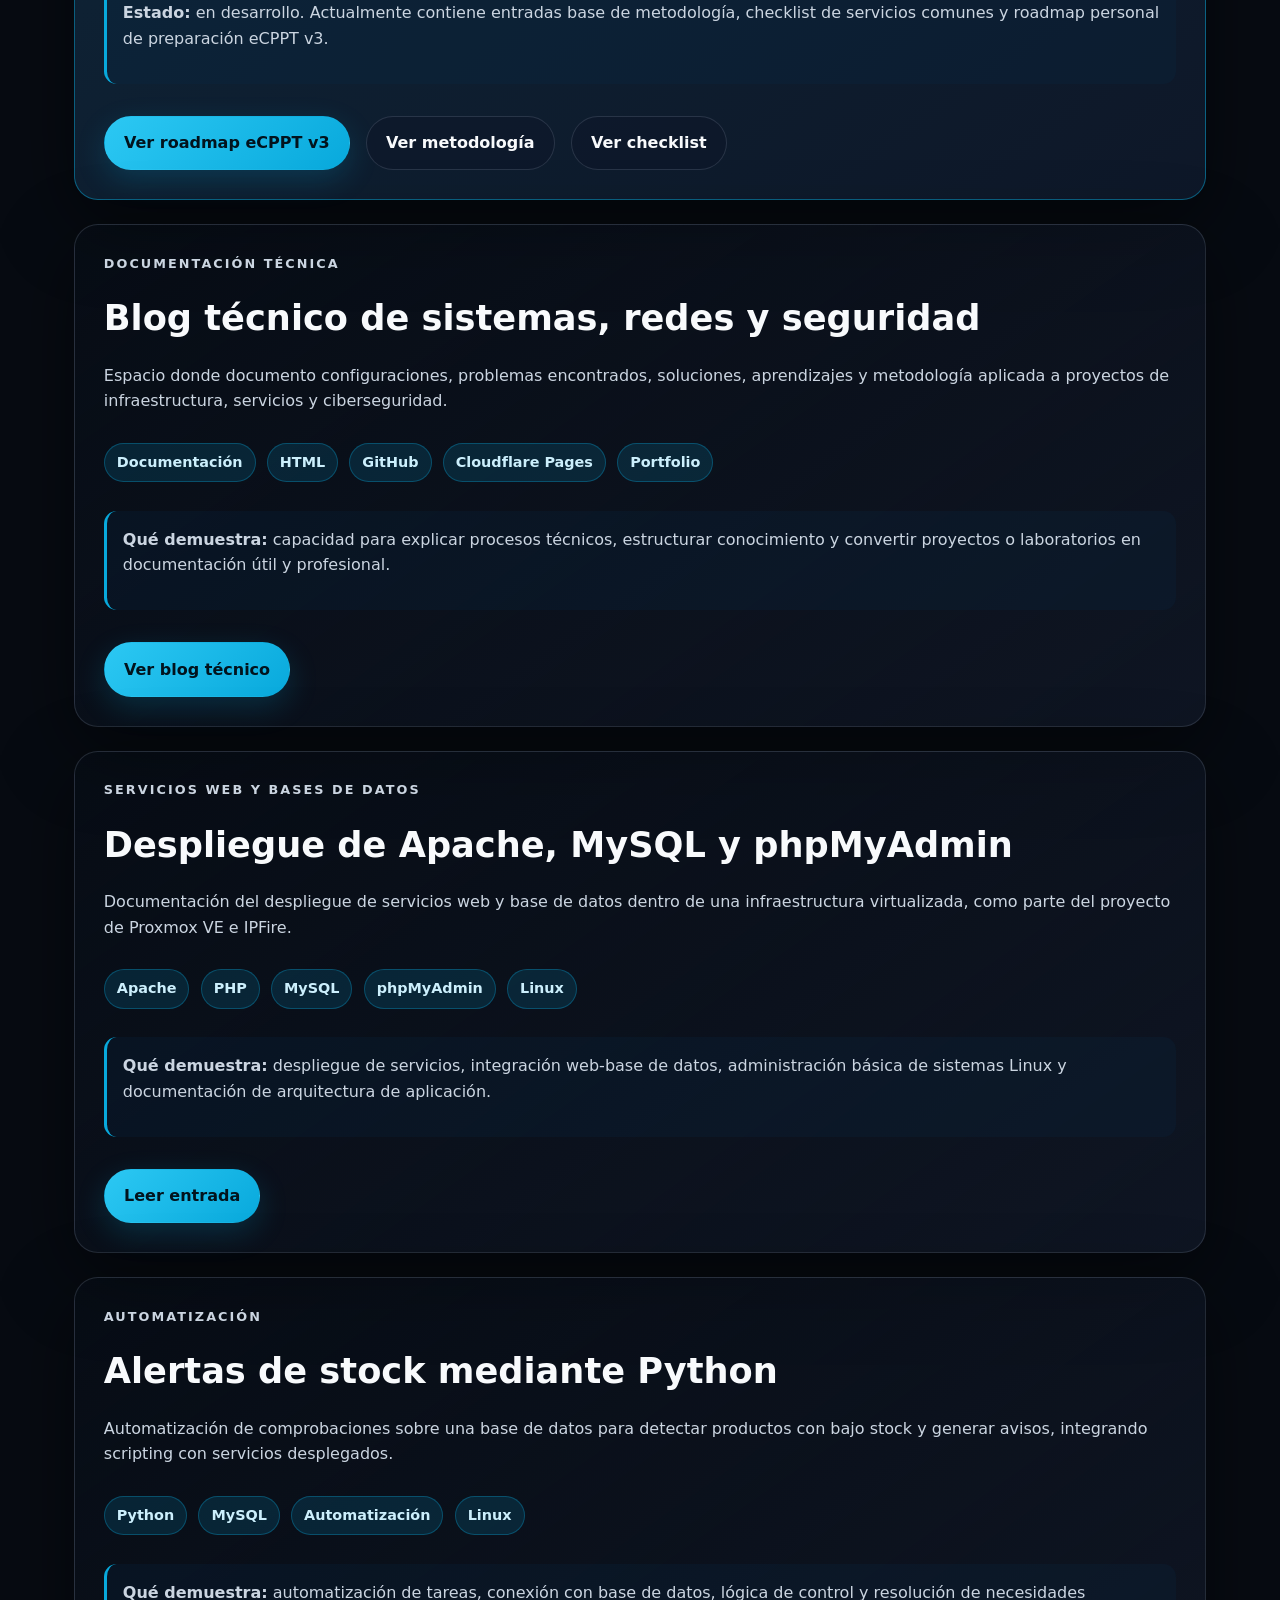
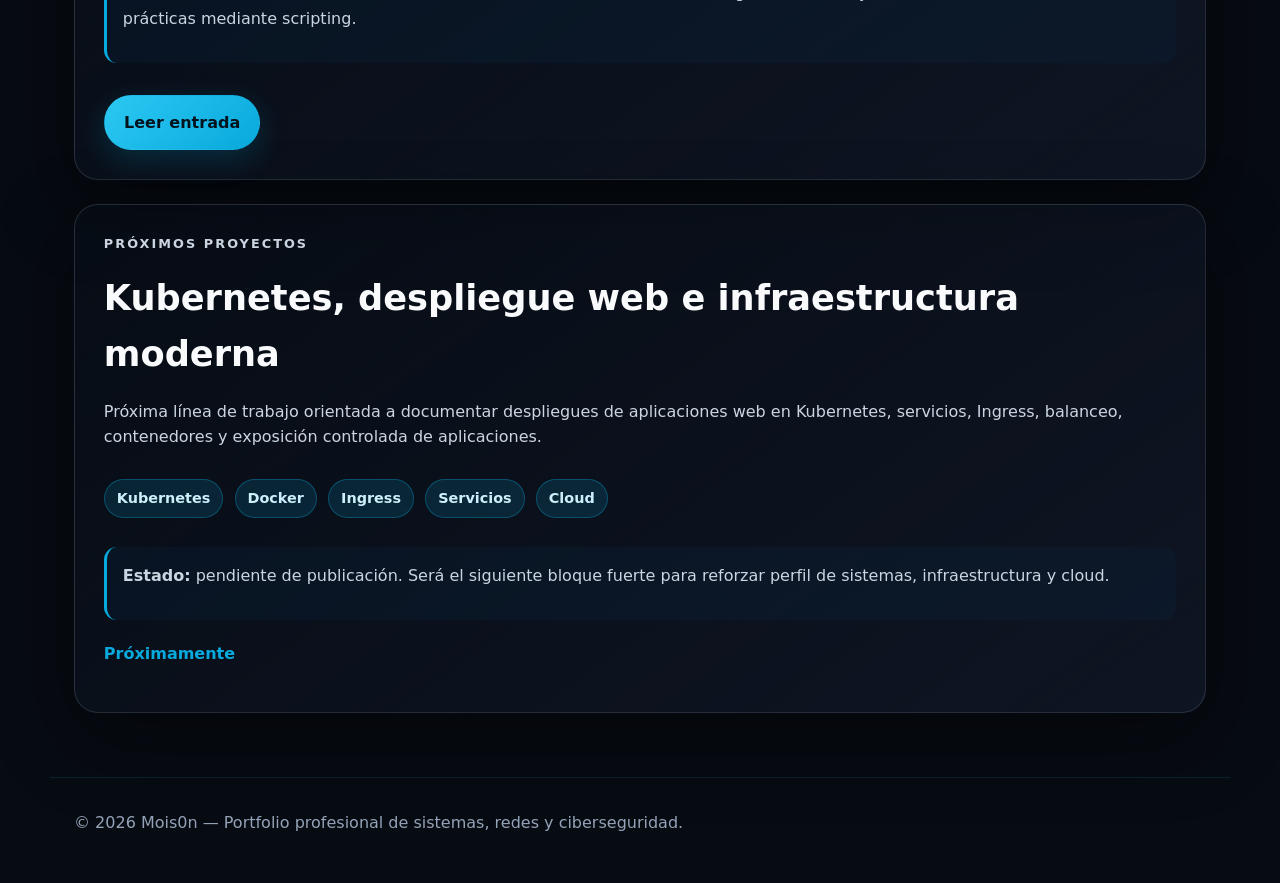
<file: proyectos.html>
<!DOCTYPE html>
<html lang="es">
<head>
  <meta charset="UTF-8">
  <meta name="viewport" content="width=device-width, initial-scale=1.0">
  <title>Proyectos | Mois0n</title>
  <meta name="description" content="Proyectos técnicos de Mois0n sobre sistemas, redes, virtualización, infraestructura IT, cloud y ciberseguridad.">

  <link rel="stylesheet" href="/assets/css/styles.css">
</head>
<body>

  <header class="site-header">
    <nav class="navbar">
      <a href="/index.html" class="logo">Mois0n</a>

      <button class="menu-toggle" aria-label="Abrir menú de navegación" aria-expanded="false">
        <span></span>
        <span></span>
        <span></span>
      </button>

      <ul class="nav-links">
        <li><a href="/index.html">Inicio</a></li>
        <li><a href="/sobre-mi.html">Sobre mí</a></li>
        <li><a href="/proyectos.html">Proyectos</a></li>
        <li><a href="/blog.html">Blog técnico</a></li>
        <li><a href="/certificaciones.html">Certificaciones</a></li>
        <li><a href="/contacto.html">Contacto</a></li>
      </ul>
    </nav>
  </header>

  <main>

    <section class="page-hero">
      <p class="eyebrow">Casos prácticos profesionales</p>
      <h1>Proyectos</h1>

      <p>
        Selección de proyectos técnicos y líneas de aprendizaje orientadas a demostrar
        competencias profesionales en administración de sistemas, redes, virtualización,
        infraestructura IT, cloud y ciberseguridad.
      </p>

      <p>
        Algunos proyectos están publicados como casos completos, mientras que otros forman
        parte de una línea de trabajo activa que iré ampliando con laboratorios, documentación
        técnica y writeups públicos.
      </p>
    </section>

    <section class="projects-grid">

      <article class="project-card featured">
        <p class="section-label">Proyecto destacado</p>

        <h2>Infraestructura segura con Proxmox VE, IPFire y aplicación web</h2>

        <p>
          Diseño e implantación de una infraestructura virtualizada con segmentación de red,
          firewall dedicado, servicios web, base de datos y automatización mediante Python.
        </p>

        <div class="tech-list">
          <span>Proxmox VE</span>
          <span>IPFire</span>
          <span>Linux</span>
          <span>Apache</span>
          <span>MySQL</span>
          <span>phpMyAdmin</span>
          <span>Python</span>
          <span>Redes</span>
          <span>Seguridad</span>
        </div>

        <div class="project-info">
          <p>
            <strong>Qué demuestra:</strong>
            diseño de infraestructura, segmentación de red, despliegue de servicios,
            seguridad perimetral, automatización, documentación técnica y criterio de
            publicación segura.
          </p>

          <p>
            <strong>Estado:</strong>
            publicado como caso práctico profesional, con memoria pública anonimizada y
            entradas técnicas relacionadas.
          </p>
        </div>

        <div class="hero-buttons">
          <a href="/proyectos/infraestructura-proxmox-ipfire.html" class="btn btn-primary">
            Ver proyecto
          </a>

          <a href="/assets/pdf/proyectos/memoria-publica-proxmox-ipfire-mois0n.pdf" class="btn btn-secondary" target="_blank" rel="noopener noreferrer">
            Descargar memoria pública
          </a>

          <a href="/posts/segmentacion-red-ipfire.html" class="btn btn-secondary">
            Leer entrada relacionada
          </a>
        </div>
      </article>

      <article class="project-card featured">
        <p class="section-label">Línea activa de ciberseguridad</p>

        <h2>Laboratorios de ciberseguridad y preparación eJPT/eCPPT v3</h2>

        <p>
          Línea de trabajo orientada a resolver máquinas vulnerables gratuitas, documentar
          metodología de enumeración, practicar explotación en entornos controlados y preparar
          progresivamente el salto desde eJPT hacia eCPPT v3.
        </p>

        <div class="tech-list">
          <span>Nmap</span>
          <span>Enumeración</span>
          <span>Web</span>
          <span>SMB</span>
          <span>Linux</span>
          <span>Windows</span>
          <span>Active Directory</span>
          <span>Pivoting</span>
          <span>eCPPT v3</span>
        </div>

        <div class="project-info">
          <p>
            <strong>Qué demuestra:</strong>
            metodología de pentesting, organización de evidencias, documentación técnica,
            análisis de servicios, resolución de laboratorios, fundamentos de Active Directory,
            post-explotación y preparación orientada a certificaciones prácticas.
          </p>

          <p>
            <strong>Estado:</strong>
            en desarrollo. Actualmente contiene entradas base de metodología, checklist
            de servicios comunes y roadmap personal de preparación eCPPT v3.
          </p>
        </div>

        <div class="hero-buttons">
          <a href="/posts/preparacion-ecppt-roadmap.html" class="btn btn-primary">
            Ver roadmap eCPPT v3
          </a>

          <a href="/posts/metodologia-enumeracion-pentesting.html" class="btn btn-secondary">
            Ver metodología
          </a>

          <a href="/posts/checklist-servicios-pentesting.html" class="btn btn-secondary">
            Ver checklist
          </a>
        </div>
      </article>

      <article class="project-card">
        <p class="section-label">Documentación técnica</p>

        <h2>Blog técnico de sistemas, redes y seguridad</h2>

        <p>
          Espacio donde documento configuraciones, problemas encontrados, soluciones,
          aprendizajes y metodología aplicada a proyectos de infraestructura, servicios
          y ciberseguridad.
        </p>

        <div class="tech-list">
          <span>Documentación</span>
          <span>HTML</span>
          <span>GitHub</span>
          <span>Cloudflare Pages</span>
          <span>Portfolio</span>
        </div>

        <div class="project-info">
          <p>
            <strong>Qué demuestra:</strong>
            capacidad para explicar procesos técnicos, estructurar conocimiento y convertir
            proyectos o laboratorios en documentación útil y profesional.
          </p>
        </div>

        <div class="hero-buttons">
          <a href="/blog.html" class="btn btn-primary">
            Ver blog técnico
          </a>
        </div>
      </article>

      <article class="project-card">
        <p class="section-label">Servicios web y bases de datos</p>

        <h2>Despliegue de Apache, MySQL y phpMyAdmin</h2>

        <p>
          Documentación del despliegue de servicios web y base de datos dentro de una
          infraestructura virtualizada, como parte del proyecto de Proxmox VE e IPFire.
        </p>

        <div class="tech-list">
          <span>Apache</span>
          <span>PHP</span>
          <span>MySQL</span>
          <span>phpMyAdmin</span>
          <span>Linux</span>
        </div>

        <div class="project-info">
          <p>
            <strong>Qué demuestra:</strong>
            despliegue de servicios, integración web-base de datos, administración básica
            de sistemas Linux y documentación de arquitectura de aplicación.
          </p>
        </div>

        <div class="hero-buttons">
          <a href="/posts/despliegue-apache-mysql-phpmyadmin.html" class="btn btn-primary">
            Leer entrada
          </a>
        </div>
      </article>

      <article class="project-card">
        <p class="section-label">Automatización</p>

        <h2>Alertas de stock mediante Python</h2>

        <p>
          Automatización de comprobaciones sobre una base de datos para detectar productos
          con bajo stock y generar avisos, integrando scripting con servicios desplegados.
        </p>

        <div class="tech-list">
          <span>Python</span>
          <span>MySQL</span>
          <span>Automatización</span>
          <span>Linux</span>
        </div>

        <div class="project-info">
          <p>
            <strong>Qué demuestra:</strong>
            automatización de tareas, conexión con base de datos, lógica de control y
            resolución de necesidades prácticas mediante scripting.
          </p>
        </div>

        <div class="hero-buttons">
          <a href="/posts/automatizacion-stock-python.html" class="btn btn-primary">
            Leer entrada
          </a>
        </div>
      </article>

      <article class="project-card">
        <p class="section-label">Próximos proyectos</p>

        <h2>Kubernetes, despliegue web e infraestructura moderna</h2>

        <p>
          Próxima línea de trabajo orientada a documentar despliegues de aplicaciones web
          en Kubernetes, servicios, Ingress, balanceo, contenedores y exposición controlada
          de aplicaciones.
        </p>

        <div class="tech-list">
          <span>Kubernetes</span>
          <span>Docker</span>
          <span>Ingress</span>
          <span>Servicios</span>
          <span>Cloud</span>
        </div>

        <div class="project-info">
          <p>
            <strong>Estado:</strong>
            pendiente de publicación. Será el siguiente bloque fuerte para reforzar perfil
            de sistemas, infraestructura y cloud.
          </p>
        </div>

        <p class="project-status">Próximamente</p>
      </article>

    </section>

  </main>

  <footer class="site-footer">
    <p>© 2026 Mois0n — Portfolio profesional de sistemas, redes y ciberseguridad.</p>
  </footer>

  <script src="/assets/js/script.js"></script>
</body>
</html>
</file>
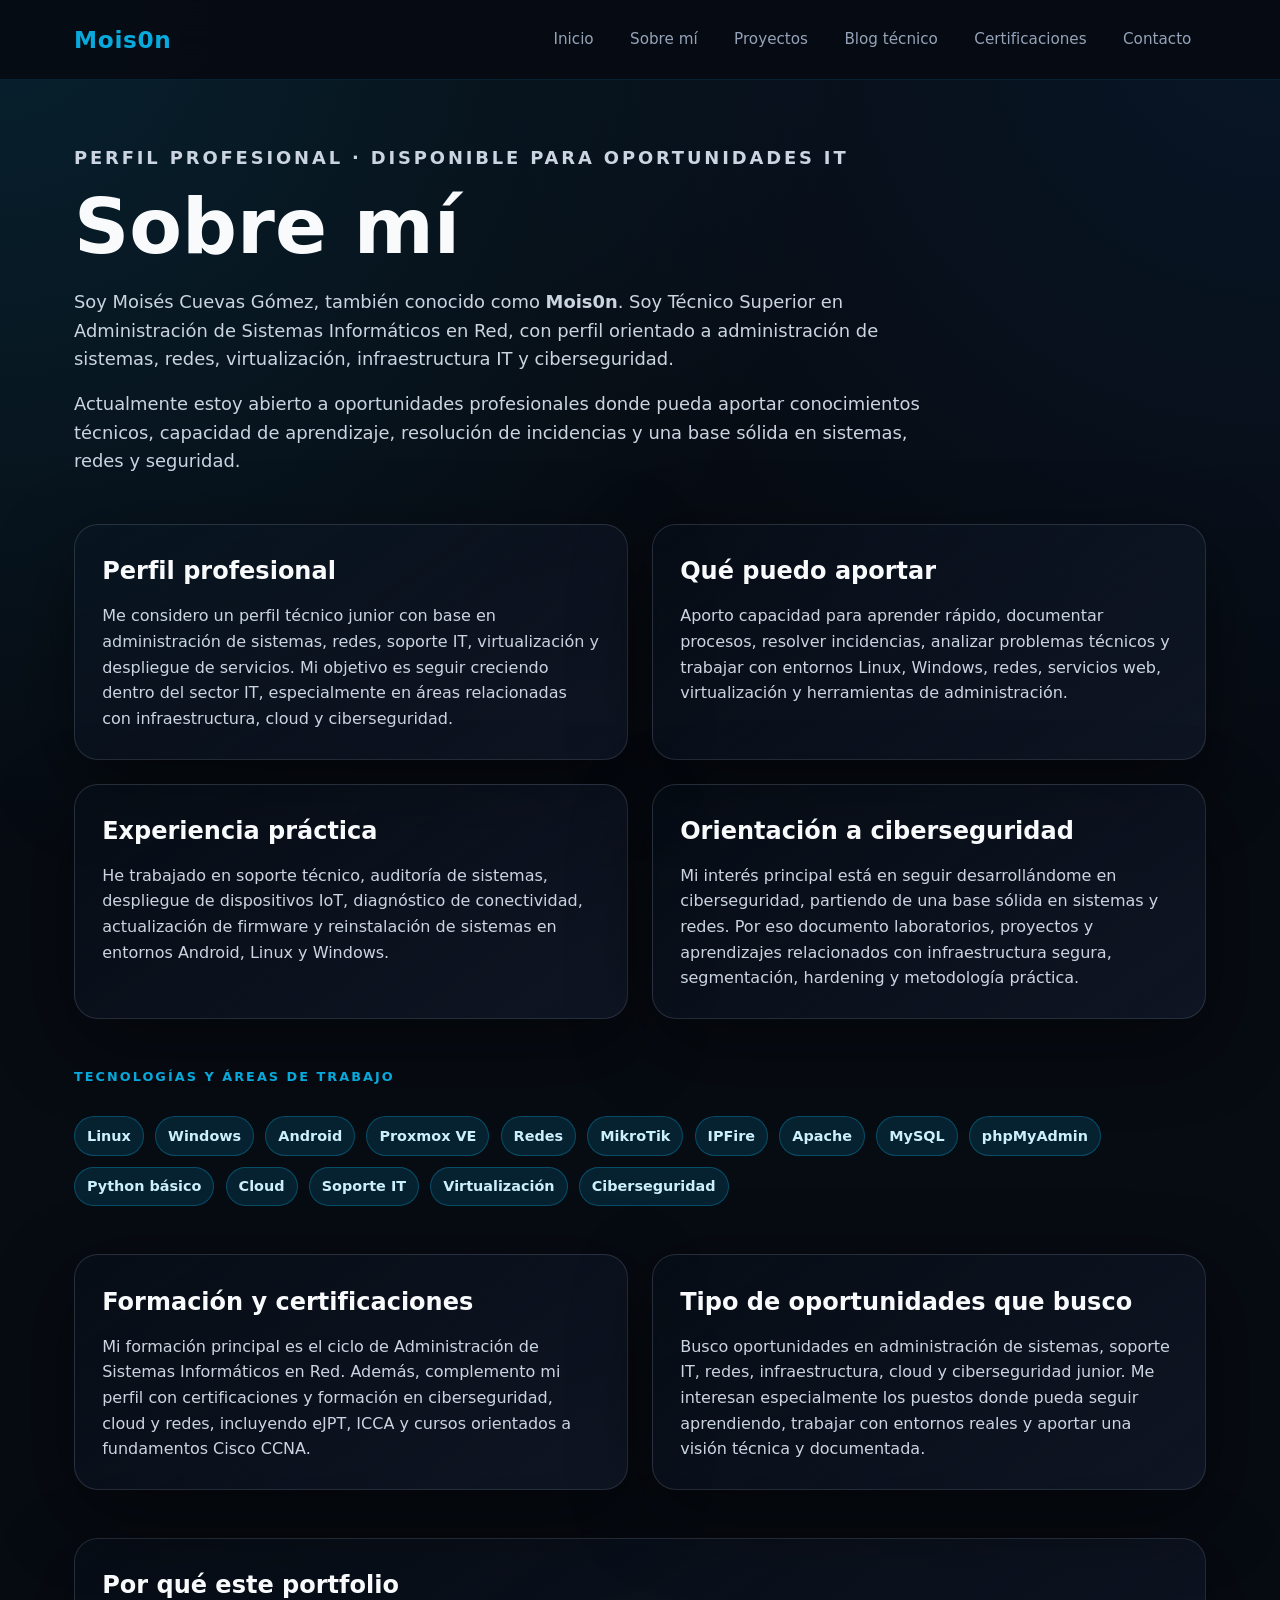
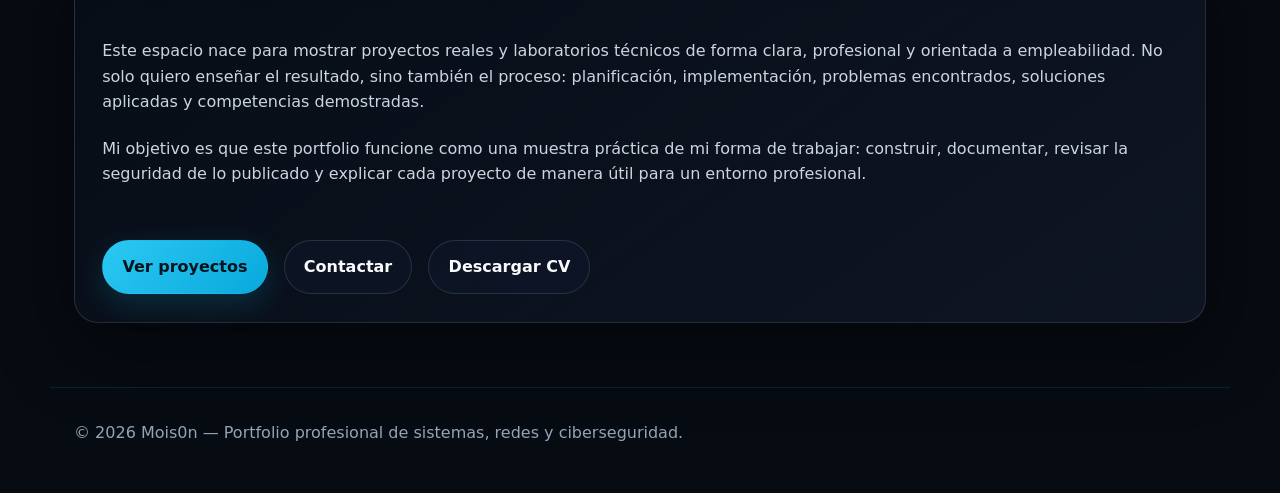
<file: sobre-mi.html>
<!DOCTYPE html>
<html lang="es">
<head>
  <meta charset="UTF-8">
  <meta name="viewport" content="width=device-width, initial-scale=1.0">
  <title>Sobre mí | Mois0n</title>
  <meta name="description" content="Perfil profesional de Mois0n, administrador de sistemas orientado a infraestructura IT, redes, virtualización, cloud y ciberseguridad.">

  <link rel="stylesheet" href="assets/css/styles.css">
</head>
<body>

  <header class="site-header">
    <nav class="navbar">
      <a href="index.html" class="logo">Mois0n</a>

      <button class="menu-toggle" aria-label="Abrir menú de navegación" aria-expanded="false">
        <span></span>
        <span></span>
        <span></span>
      </button>

      <ul class="nav-links">
        <li><a href="index.html">Inicio</a></li>
        <li><a href="sobre-mi.html">Sobre mí</a></li>
        <li><a href="proyectos.html">Proyectos</a></li>
        <li><a href="blog.html">Blog técnico</a></li>
        <li><a href="certificaciones.html">Certificaciones</a></li>
        <li><a href="contacto.html">Contacto</a></li>
      </ul>
    </nav>
  </header>

  <main>

    <section class="page-hero">
      <p class="eyebrow">Perfil profesional · Disponible para oportunidades IT</p>
      <h1>Sobre mí</h1>

      <p>
        Soy Moisés Cuevas Gómez, también conocido como <strong>Mois0n</strong>.
        Soy Técnico Superior en Administración de Sistemas Informáticos en Red,
        con perfil orientado a administración de sistemas, redes, virtualización,
        infraestructura IT y ciberseguridad.
      </p>

      <p>
        Actualmente estoy abierto a oportunidades profesionales donde pueda aportar
        conocimientos técnicos, capacidad de aprendizaje, resolución de incidencias
        y una base sólida en sistemas, redes y seguridad.
      </p>
    </section>

    <section class="content-grid">

      <article class="content-card">
        <h2>Perfil profesional</h2>
        <p>
          Me considero un perfil técnico junior con base en administración de sistemas,
          redes, soporte IT, virtualización y despliegue de servicios. Mi objetivo es
          seguir creciendo dentro del sector IT, especialmente en áreas relacionadas
          con infraestructura, cloud y ciberseguridad.
        </p>
      </article>

      <article class="content-card">
        <h2>Qué puedo aportar</h2>
        <p>
          Aporto capacidad para aprender rápido, documentar procesos, resolver incidencias,
          analizar problemas técnicos y trabajar con entornos Linux, Windows, redes,
          servicios web, virtualización y herramientas de administración.
        </p>
      </article>

      <article class="content-card">
        <h2>Experiencia práctica</h2>
        <p>
          He trabajado en soporte técnico, auditoría de sistemas, despliegue de dispositivos
          IoT, diagnóstico de conectividad, actualización de firmware y reinstalación de
          sistemas en entornos Android, Linux y Windows.
        </p>
      </article>

      <article class="content-card">
        <h2>Orientación a ciberseguridad</h2>
        <p>
          Mi interés principal está en seguir desarrollándome en ciberseguridad, partiendo
          de una base sólida en sistemas y redes. Por eso documento laboratorios, proyectos
          y aprendizajes relacionados con infraestructura segura, segmentación, hardening
          y metodología práctica.
        </p>
      </article>

    </section>

    <section class="skills-section">
      <p class="section-label">Tecnologías y áreas de trabajo</p>

      <div class="tech-list">
        <span>Linux</span>
        <span>Windows</span>
        <span>Android</span>
        <span>Proxmox VE</span>
        <span>Redes</span>
        <span>MikroTik</span>
        <span>IPFire</span>
        <span>Apache</span>
        <span>MySQL</span>
        <span>phpMyAdmin</span>
        <span>Python básico</span>
        <span>Cloud</span>
        <span>Soporte IT</span>
        <span>Virtualización</span>
        <span>Ciberseguridad</span>
      </div>
    </section>

    <section class="content-grid">

      <article class="content-card">
        <h2>Formación y certificaciones</h2>
        <p>
          Mi formación principal es el ciclo de Administración de Sistemas Informáticos
          en Red. Además, complemento mi perfil con certificaciones y formación en
          ciberseguridad, cloud y redes, incluyendo eJPT, ICCA y cursos orientados a
          fundamentos Cisco CCNA.
        </p>
      </article>

      <article class="content-card">
        <h2>Tipo de oportunidades que busco</h2>
        <p>
          Busco oportunidades en administración de sistemas, soporte IT, redes,
          infraestructura, cloud y ciberseguridad junior. Me interesan especialmente
          los puestos donde pueda seguir aprendiendo, trabajar con entornos reales
          y aportar una visión técnica y documentada.
        </p>
      </article>

    </section>

    <section class="callout">
      <h2>Por qué este portfolio</h2>

      <p>
        Este espacio nace para mostrar proyectos reales y laboratorios técnicos de forma
        clara, profesional y orientada a empleabilidad. No solo quiero enseñar el resultado,
        sino también el proceso: planificación, implementación, problemas encontrados,
        soluciones aplicadas y competencias demostradas.
      </p>

      <p>
        Mi objetivo es que este portfolio funcione como una muestra práctica de mi forma
        de trabajar: construir, documentar, revisar la seguridad de lo publicado y explicar
        cada proyecto de manera útil para un entorno profesional.
      </p>

      <div class="hero-buttons">
        <a href="proyectos.html" class="btn btn-primary">Ver proyectos</a>
        <a href="contacto.html" class="btn btn-secondary">Contactar</a>
        <a href="assets/pdf/CV-Mois0n.pdf" class="btn btn-secondary" target="_blank" rel="noopener noreferrer">Descargar CV</a>
      </div>
    </section>

  </main>

  <footer class="site-footer">
    <p>© 2026 Mois0n — Portfolio profesional de sistemas, redes y ciberseguridad.</p>
  </footer>

  <script src="assets/js/script.js"></script>
</body>
</html>
</file>
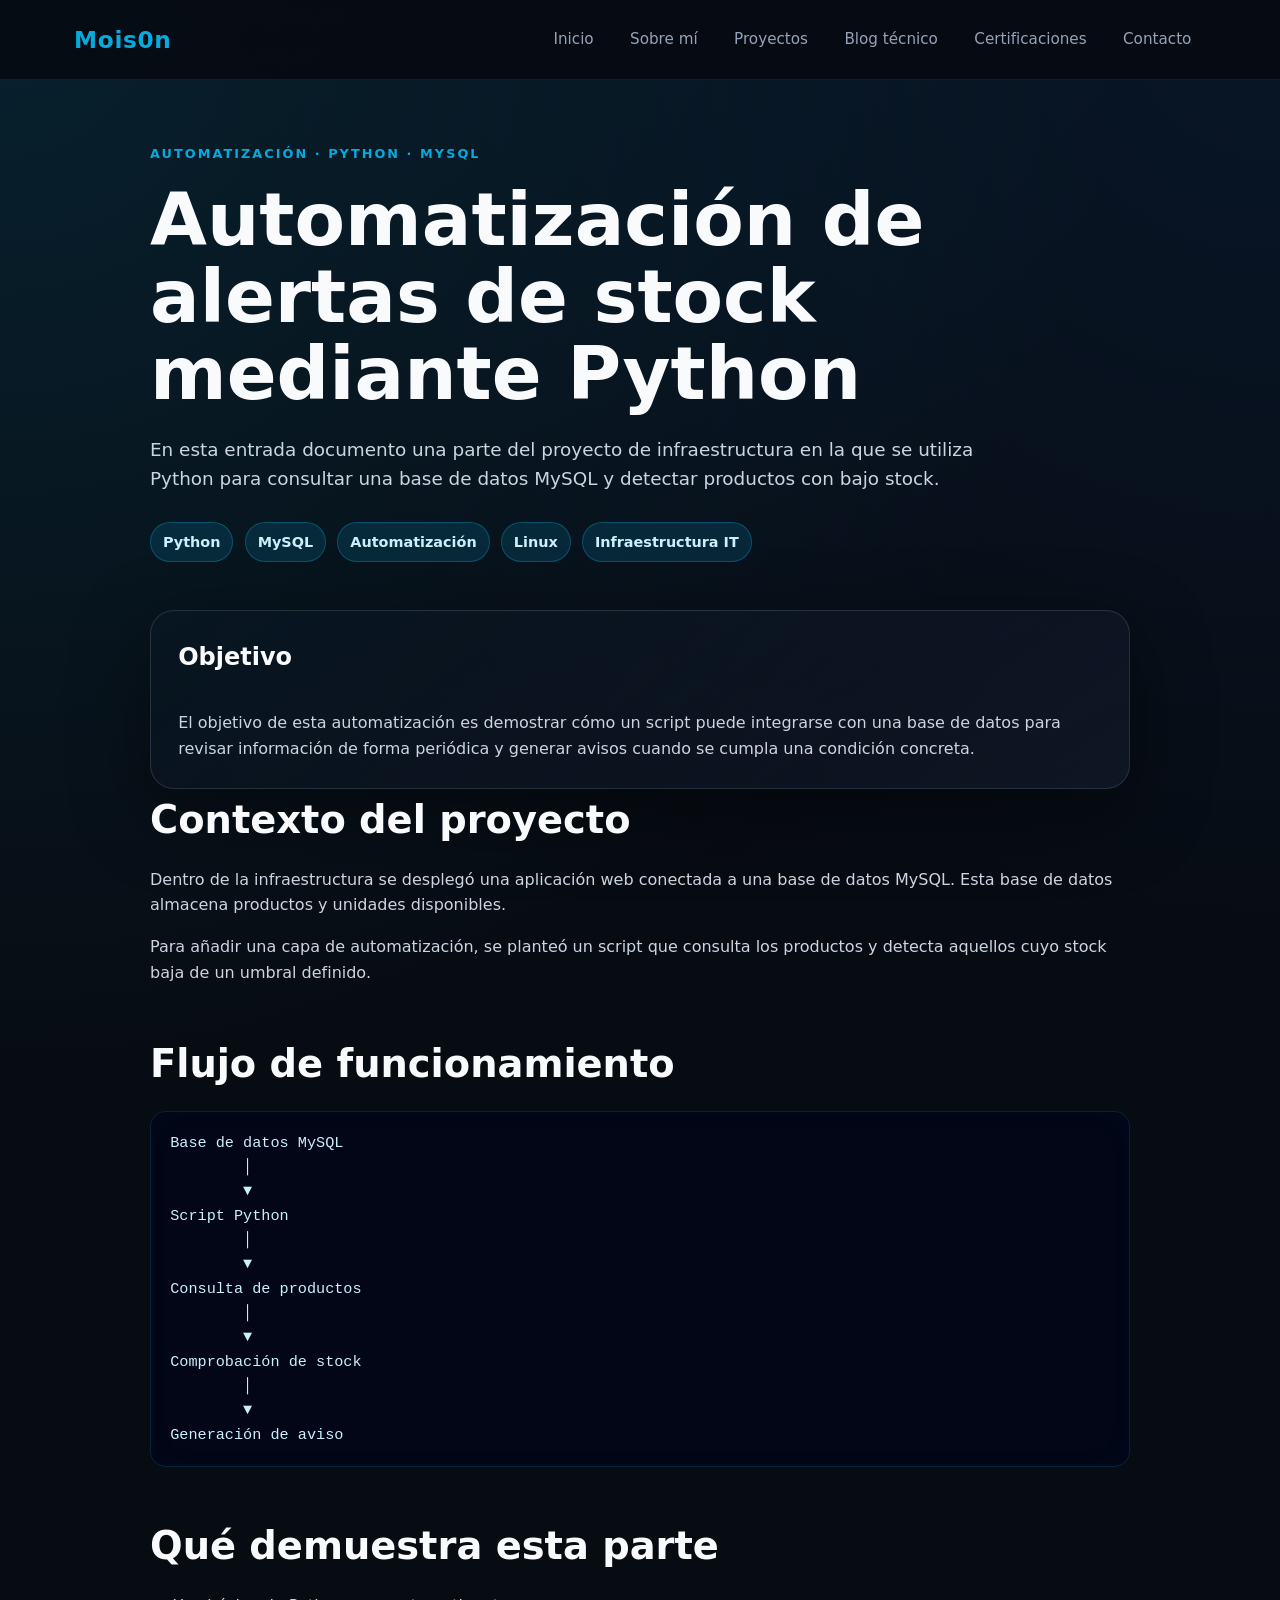
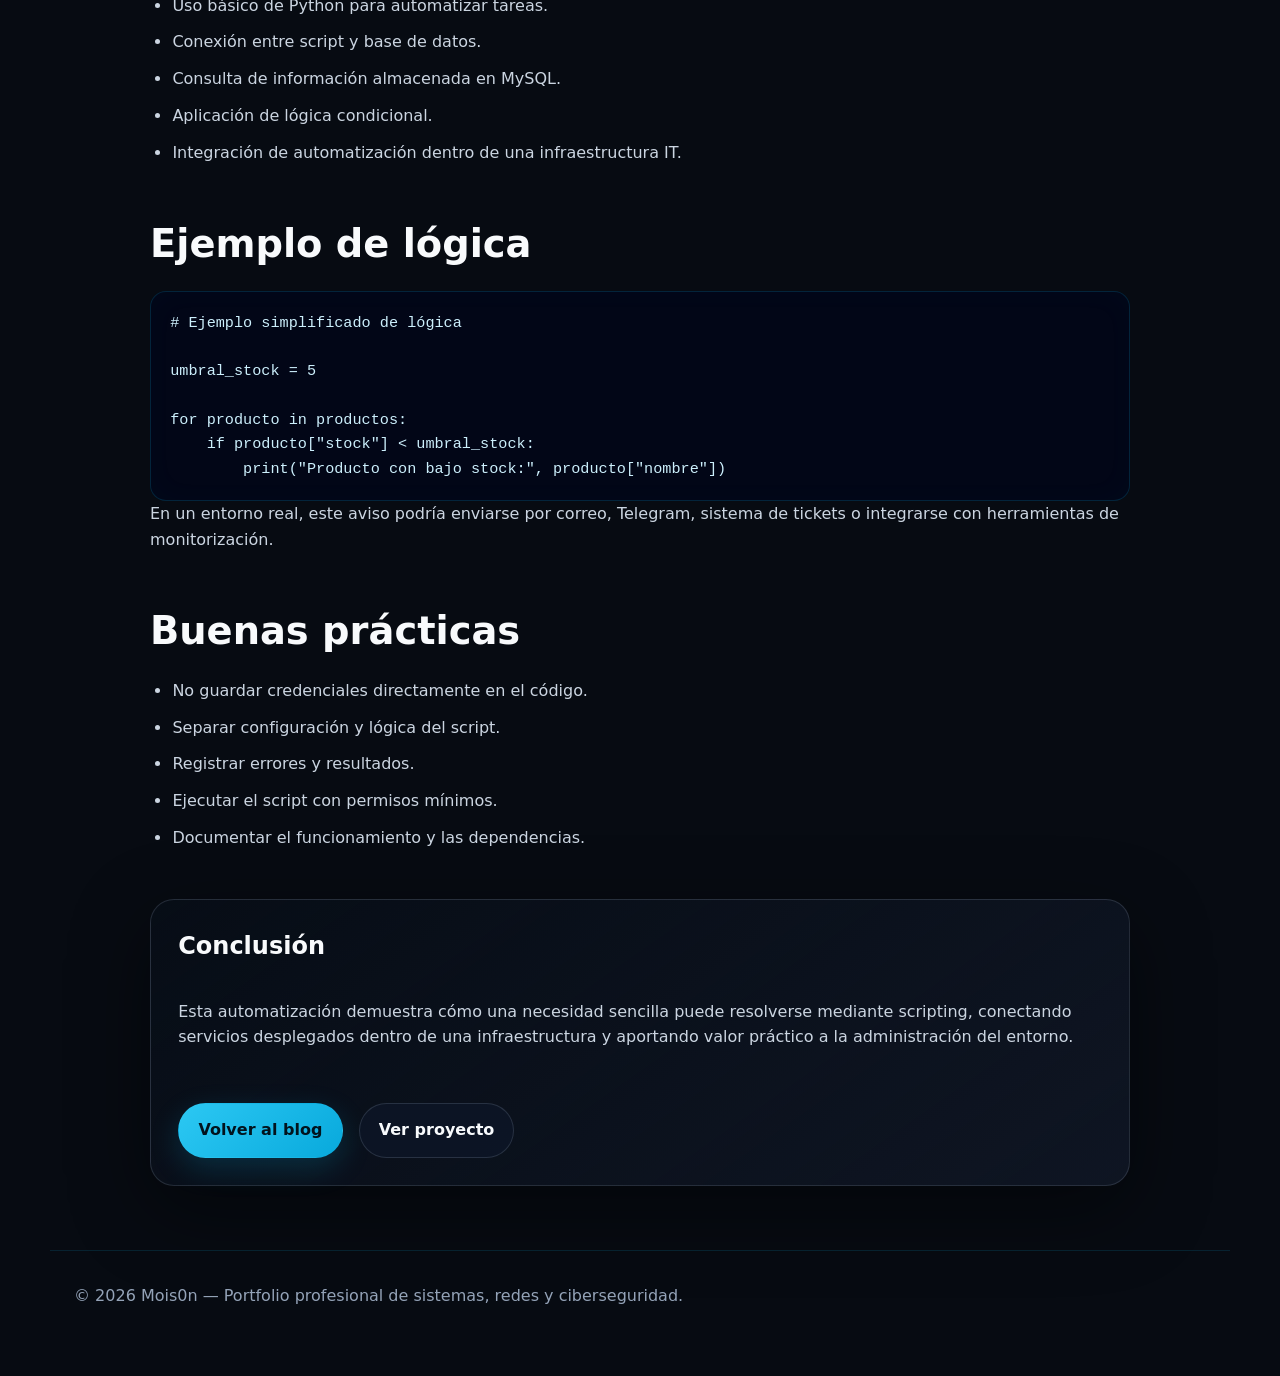
<file: posts/automatizacion-stock-python.html>
<!DOCTYPE html>
<html lang="es">
<head>
  <meta charset="UTF-8">
  <meta name="viewport" content="width=device-width, initial-scale=1.0">

  <title>Automatización de stock con Python | Mois0n</title>
  <meta name="description" content="Automatización de comprobaciones de stock mediante Python y MySQL dentro de una infraestructura IT virtualizada.">

  <link rel="stylesheet" href="../assets/css/styles.css">
</head>
<body>

  <header class="site-header">
    <nav class="navbar">
      <a href="../index.html" class="logo">Mois0n</a>

      <button class="menu-toggle" aria-label="Abrir menú de navegación" aria-expanded="false">
        <span></span>
        <span></span>
        <span></span>
      </button>

      <ul class="nav-links">
        <li><a href="../index.html">Inicio</a></li>
        <li><a href="../sobre-mi.html">Sobre mí</a></li>
        <li><a href="../proyectos.html">Proyectos</a></li>
        <li><a href="../blog.html">Blog técnico</a></li>
        <li><a href="../certificaciones.html">Certificaciones</a></li>
        <li><a href="../contacto.html">Contacto</a></li>
      </ul>
    </nav>
  </header>

  <main>

    <article class="post">

      <header class="post-header">
        <p class="eyebrow">Automatización · Python · MySQL</p>

        <h1>Automatización de alertas de stock mediante Python</h1>

        <p class="post-intro">
          En esta entrada documento una parte del proyecto de infraestructura en la que se
          utiliza Python para consultar una base de datos MySQL y detectar productos con bajo stock.
        </p>

        <div class="tech-list">
          <span>Python</span>
          <span>MySQL</span>
          <span>Automatización</span>
          <span>Linux</span>
          <span>Infraestructura IT</span>
        </div>
      </header>

      <section class="callout">
        <h2>Objetivo</h2>

        <p>
          El objetivo de esta automatización es demostrar cómo un script puede integrarse
          con una base de datos para revisar información de forma periódica y generar avisos
          cuando se cumpla una condición concreta.
        </p>
      </section>

      <section class="post-section">
        <h2>Contexto del proyecto</h2>

        <p>
          Dentro de la infraestructura se desplegó una aplicación web conectada a una base
          de datos MySQL. Esta base de datos almacena productos y unidades disponibles.
        </p>

        <p>
          Para añadir una capa de automatización, se planteó un script que consulta los
          productos y detecta aquellos cuyo stock baja de un umbral definido.
        </p>
      </section>

      <section class="post-section">
        <h2>Flujo de funcionamiento</h2>

        <pre class="code-block"><code>Base de datos MySQL
        │
        ▼
Script Python
        │
        ▼
Consulta de productos
        │
        ▼
Comprobación de stock
        │
        ▼
Generación de aviso</code></pre>
      </section>

      <section class="post-section">
        <h2>Qué demuestra esta parte</h2>

        <ul class="post-list">
          <li>Uso básico de Python para automatizar tareas.</li>
          <li>Conexión entre script y base de datos.</li>
          <li>Consulta de información almacenada en MySQL.</li>
          <li>Aplicación de lógica condicional.</li>
          <li>Integración de automatización dentro de una infraestructura IT.</li>
        </ul>
      </section>

      <section class="post-section">
        <h2>Ejemplo de lógica</h2>

        <pre class="code-block"><code># Ejemplo simplificado de lógica

umbral_stock = 5

for producto in productos:
    if producto["stock"] < umbral_stock:
        print("Producto con bajo stock:", producto["nombre"])</code></pre>

        <p>
          En un entorno real, este aviso podría enviarse por correo, Telegram, sistema de
          tickets o integrarse con herramientas de monitorización.
        </p>
      </section>

      <section class="post-section">
        <h2>Buenas prácticas</h2>

        <ul class="post-list">
          <li>No guardar credenciales directamente en el código.</li>
          <li>Separar configuración y lógica del script.</li>
          <li>Registrar errores y resultados.</li>
          <li>Ejecutar el script con permisos mínimos.</li>
          <li>Documentar el funcionamiento y las dependencias.</li>
        </ul>
      </section>

      <section class="callout">
        <h2>Conclusión</h2>

        <p>
          Esta automatización demuestra cómo una necesidad sencilla puede resolverse mediante
          scripting, conectando servicios desplegados dentro de una infraestructura y aportando
          valor práctico a la administración del entorno.
        </p>

        <div class="hero-buttons">
          <a href="../blog.html" class="btn btn-primary">Volver al blog</a>
          <a href="../proyectos/infraestructura-proxmox-ipfire.html" class="btn btn-secondary">Ver proyecto</a>
        </div>
      </section>

    </article>

  </main>

  <footer class="site-footer">
    <p>© 2026 Mois0n — Portfolio profesional de sistemas, redes y ciberseguridad.</p>
  </footer>

  <script src="../assets/js/script.js"></script>
</body>
</html>
</file>
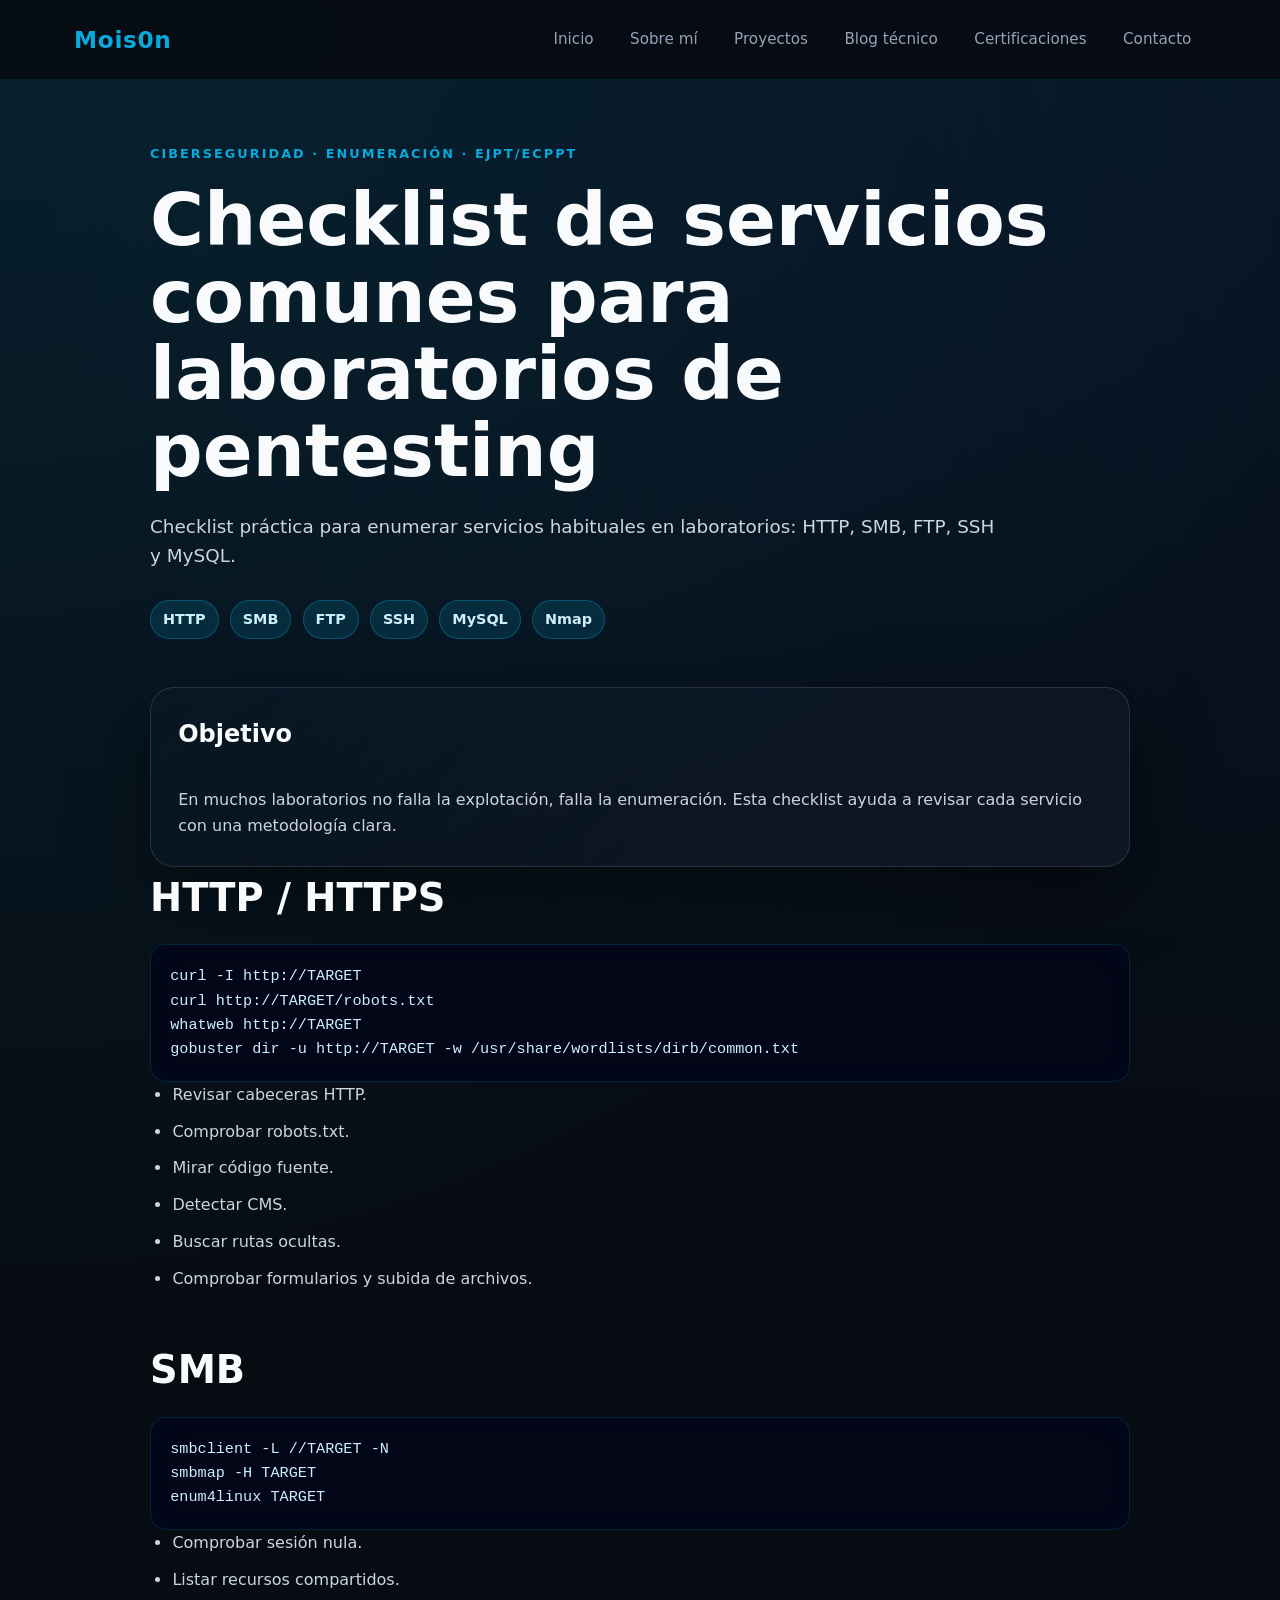
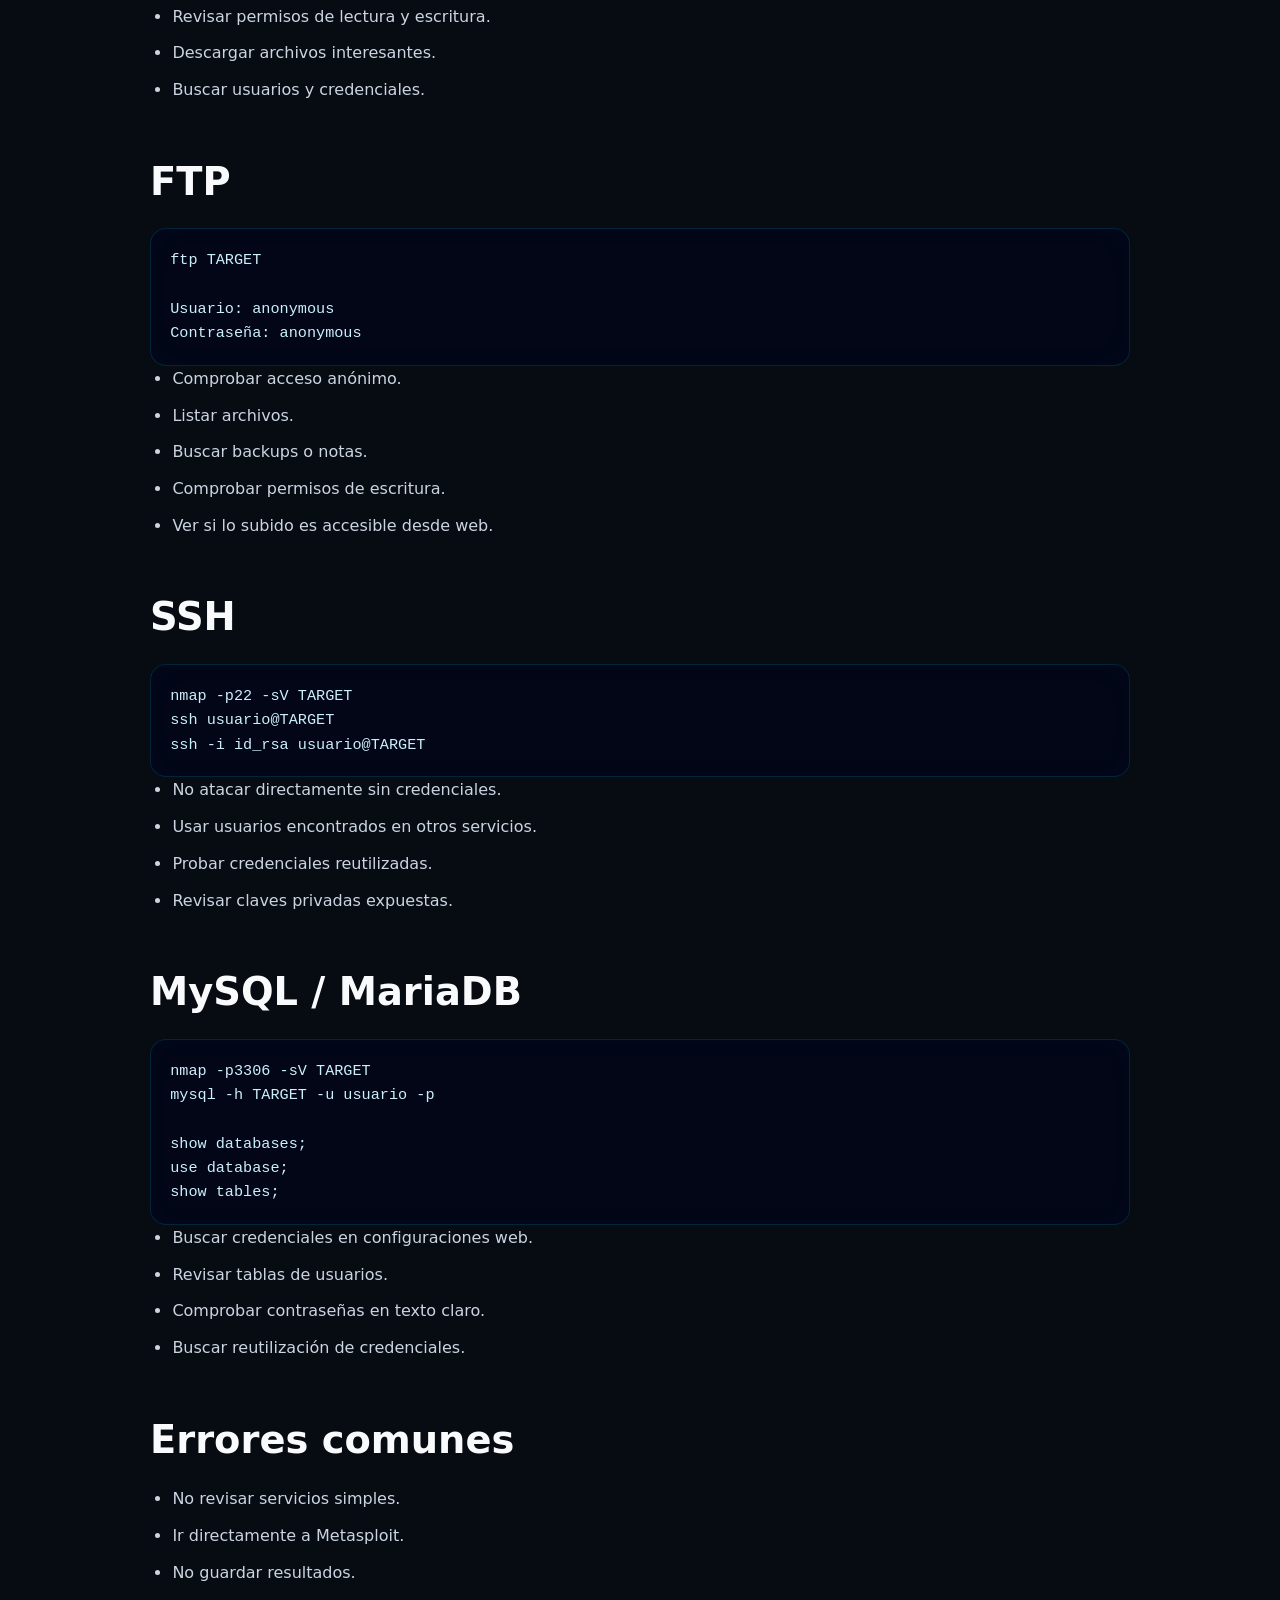
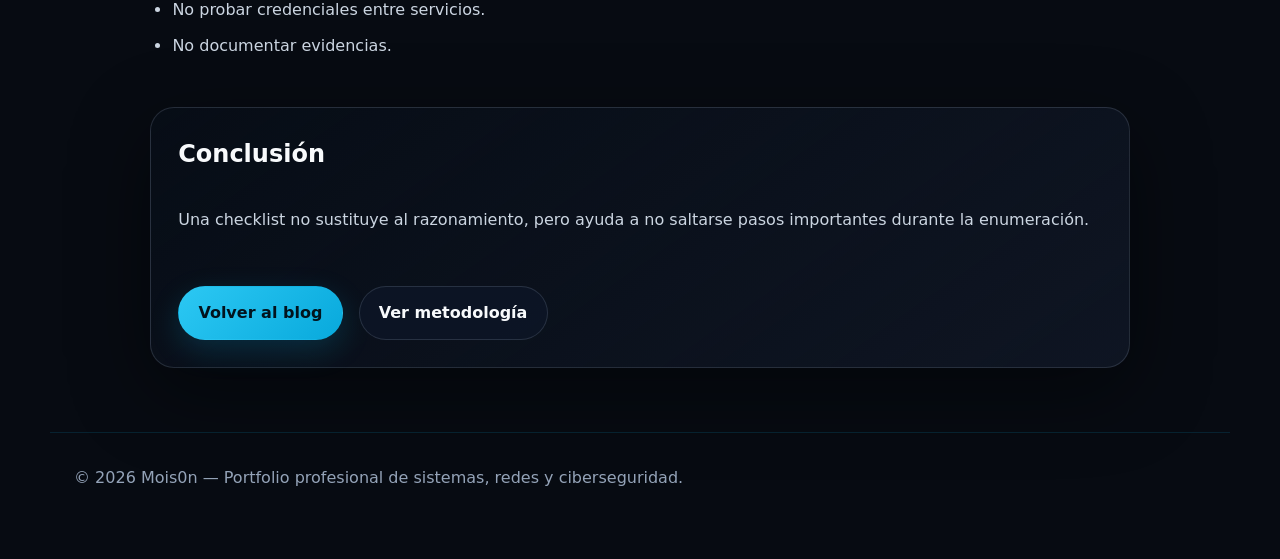
<file: posts/checklist-servicios-pentesting.html>
<!DOCTYPE html>
<html lang="es">
<head>
  <meta charset="UTF-8">
  <meta name="viewport" content="width=device-width, initial-scale=1.0">

  <title>Checklist de servicios para pentesting | Mois0n</title>
  <meta name="description" content="Checklist práctica de enumeración de servicios comunes en laboratorios de pentesting: HTTP, SMB, FTP, SSH y MySQL.">

  <link rel="stylesheet" href="../assets/css/styles.css">
</head>
<body>

  <header class="site-header">
    <nav class="navbar">
      <a href="../index.html" class="logo">Mois0n</a>

      <button class="menu-toggle" aria-label="Abrir menú de navegación" aria-expanded="false">
        <span></span>
        <span></span>
        <span></span>
      </button>

      <ul class="nav-links">
        <li><a href="../index.html">Inicio</a></li>
        <li><a href="../sobre-mi.html">Sobre mí</a></li>
        <li><a href="../proyectos.html">Proyectos</a></li>
        <li><a href="../blog.html">Blog técnico</a></li>
        <li><a href="../certificaciones.html">Certificaciones</a></li>
        <li><a href="../contacto.html">Contacto</a></li>
      </ul>
    </nav>
  </header>

  <main>

    <article class="post">

      <header class="post-header">
        <p class="eyebrow">Ciberseguridad · Enumeración · eJPT/eCPPT</p>

        <h1>Checklist de servicios comunes para laboratorios de pentesting</h1>

        <p class="post-intro">
          Checklist práctica para enumerar servicios habituales en laboratorios:
          HTTP, SMB, FTP, SSH y MySQL.
        </p>

        <div class="tech-list">
          <span>HTTP</span>
          <span>SMB</span>
          <span>FTP</span>
          <span>SSH</span>
          <span>MySQL</span>
          <span>Nmap</span>
        </div>
      </header>

      <section class="callout">
        <h2>Objetivo</h2>

        <p>
          En muchos laboratorios no falla la explotación, falla la enumeración. Esta checklist
          ayuda a revisar cada servicio con una metodología clara.
        </p>
      </section>

      <section class="post-section">
        <h2>HTTP / HTTPS</h2>

        <pre class="code-block"><code>curl -I http://TARGET
curl http://TARGET/robots.txt
whatweb http://TARGET
gobuster dir -u http://TARGET -w /usr/share/wordlists/dirb/common.txt</code></pre>

        <ul class="post-list">
          <li>Revisar cabeceras HTTP.</li>
          <li>Comprobar robots.txt.</li>
          <li>Mirar código fuente.</li>
          <li>Detectar CMS.</li>
          <li>Buscar rutas ocultas.</li>
          <li>Comprobar formularios y subida de archivos.</li>
        </ul>
      </section>

      <section class="post-section">
        <h2>SMB</h2>

        <pre class="code-block"><code>smbclient -L //TARGET -N
smbmap -H TARGET
enum4linux TARGET</code></pre>

        <ul class="post-list">
          <li>Comprobar sesión nula.</li>
          <li>Listar recursos compartidos.</li>
          <li>Revisar permisos de lectura y escritura.</li>
          <li>Descargar archivos interesantes.</li>
          <li>Buscar usuarios y credenciales.</li>
        </ul>
      </section>

      <section class="post-section">
        <h2>FTP</h2>

        <pre class="code-block"><code>ftp TARGET

Usuario: anonymous
Contraseña: anonymous</code></pre>

        <ul class="post-list">
          <li>Comprobar acceso anónimo.</li>
          <li>Listar archivos.</li>
          <li>Buscar backups o notas.</li>
          <li>Comprobar permisos de escritura.</li>
          <li>Ver si lo subido es accesible desde web.</li>
        </ul>
      </section>

      <section class="post-section">
        <h2>SSH</h2>

        <pre class="code-block"><code>nmap -p22 -sV TARGET
ssh usuario@TARGET
ssh -i id_rsa usuario@TARGET</code></pre>

        <ul class="post-list">
          <li>No atacar directamente sin credenciales.</li>
          <li>Usar usuarios encontrados en otros servicios.</li>
          <li>Probar credenciales reutilizadas.</li>
          <li>Revisar claves privadas expuestas.</li>
        </ul>
      </section>

      <section class="post-section">
        <h2>MySQL / MariaDB</h2>

        <pre class="code-block"><code>nmap -p3306 -sV TARGET
mysql -h TARGET -u usuario -p

show databases;
use database;
show tables;</code></pre>

        <ul class="post-list">
          <li>Buscar credenciales en configuraciones web.</li>
          <li>Revisar tablas de usuarios.</li>
          <li>Comprobar contraseñas en texto claro.</li>
          <li>Buscar reutilización de credenciales.</li>
        </ul>
      </section>

      <section class="post-section">
        <h2>Errores comunes</h2>

        <ul class="post-list">
          <li>No revisar servicios simples.</li>
          <li>Ir directamente a Metasploit.</li>
          <li>No guardar resultados.</li>
          <li>No probar credenciales entre servicios.</li>
          <li>No documentar evidencias.</li>
        </ul>
      </section>

      <section class="callout">
        <h2>Conclusión</h2>

        <p>
          Una checklist no sustituye al razonamiento, pero ayuda a no saltarse pasos
          importantes durante la enumeración.
        </p>

        <div class="hero-buttons">
          <a href="../blog.html" class="btn btn-primary">Volver al blog</a>
          <a href="metodologia-enumeracion-pentesting.html" class="btn btn-secondary">Ver metodología</a>
        </div>
      </section>

    </article>

  </main>

  <footer class="site-footer">
    <p>© 2026 Mois0n — Portfolio profesional de sistemas, redes y ciberseguridad.</p>
  </footer>

  <script src="../assets/js/script.js"></script>
</body>
</html>
</file>
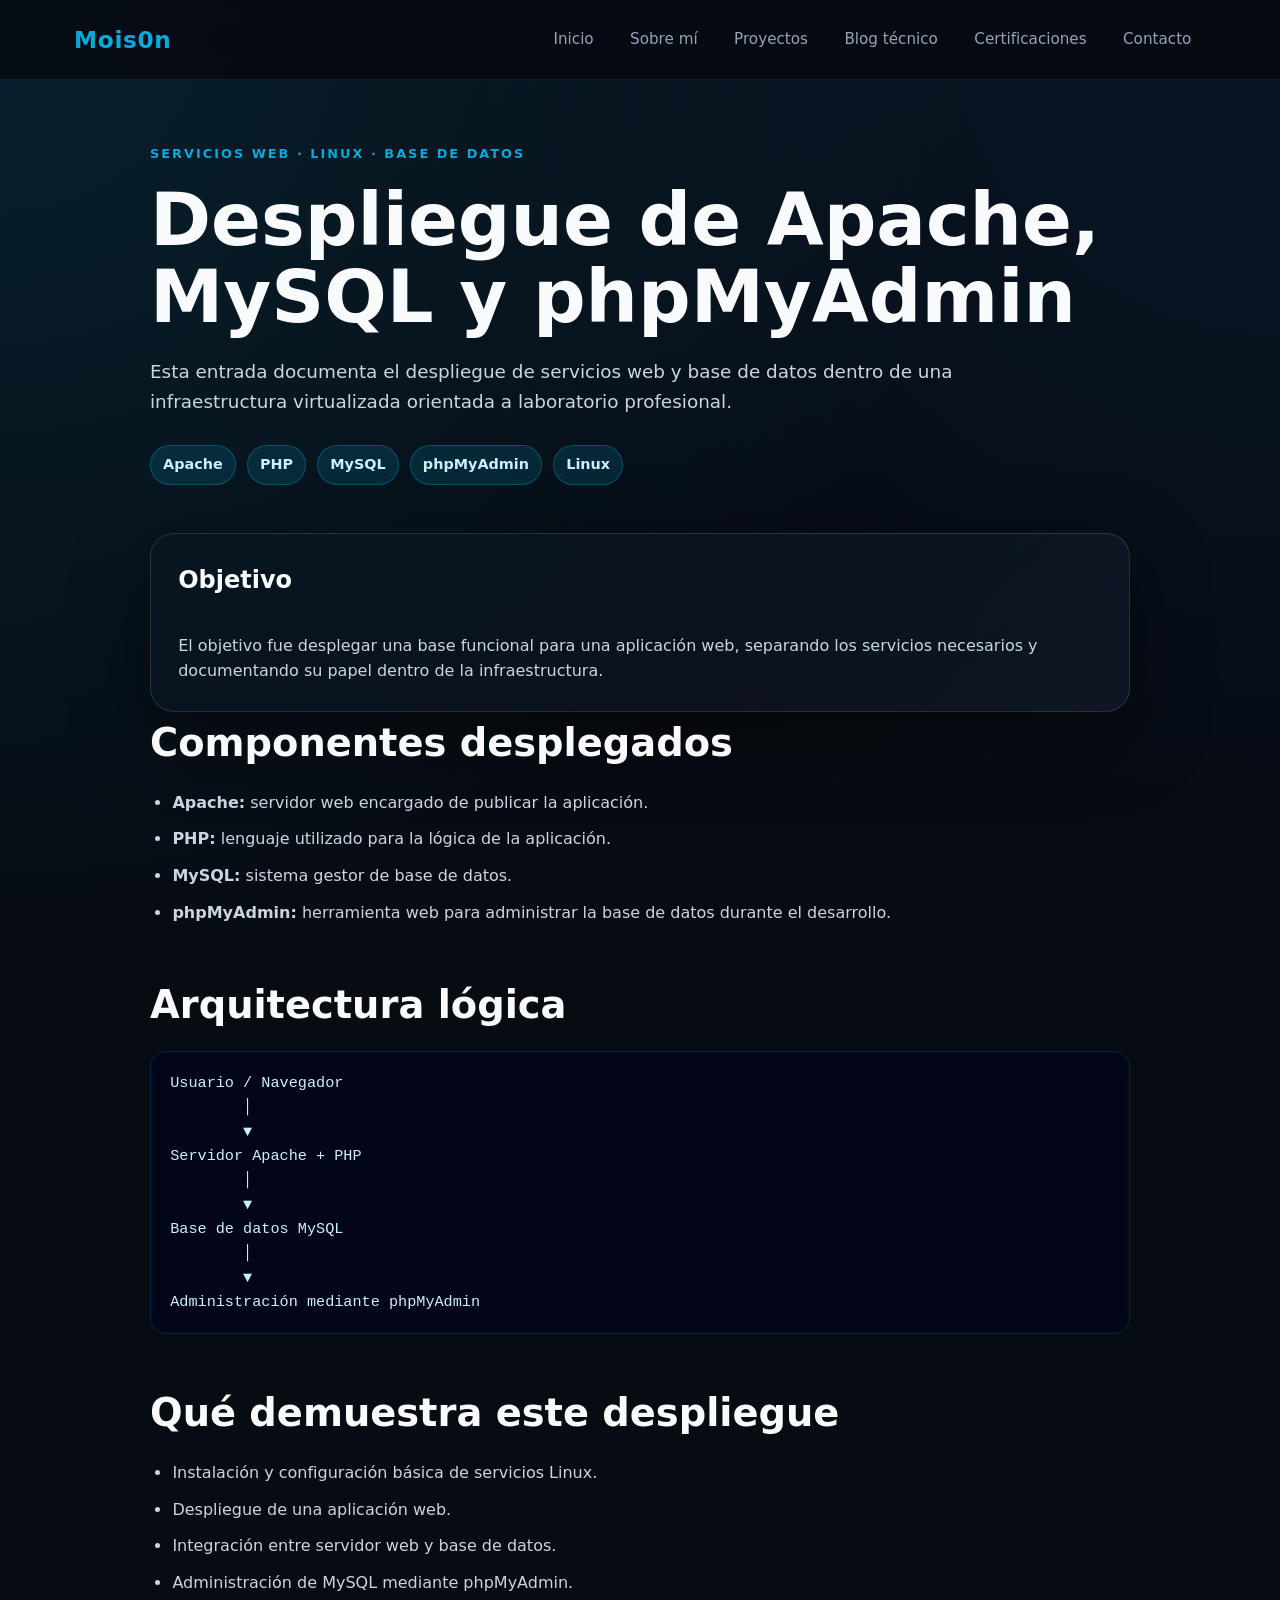
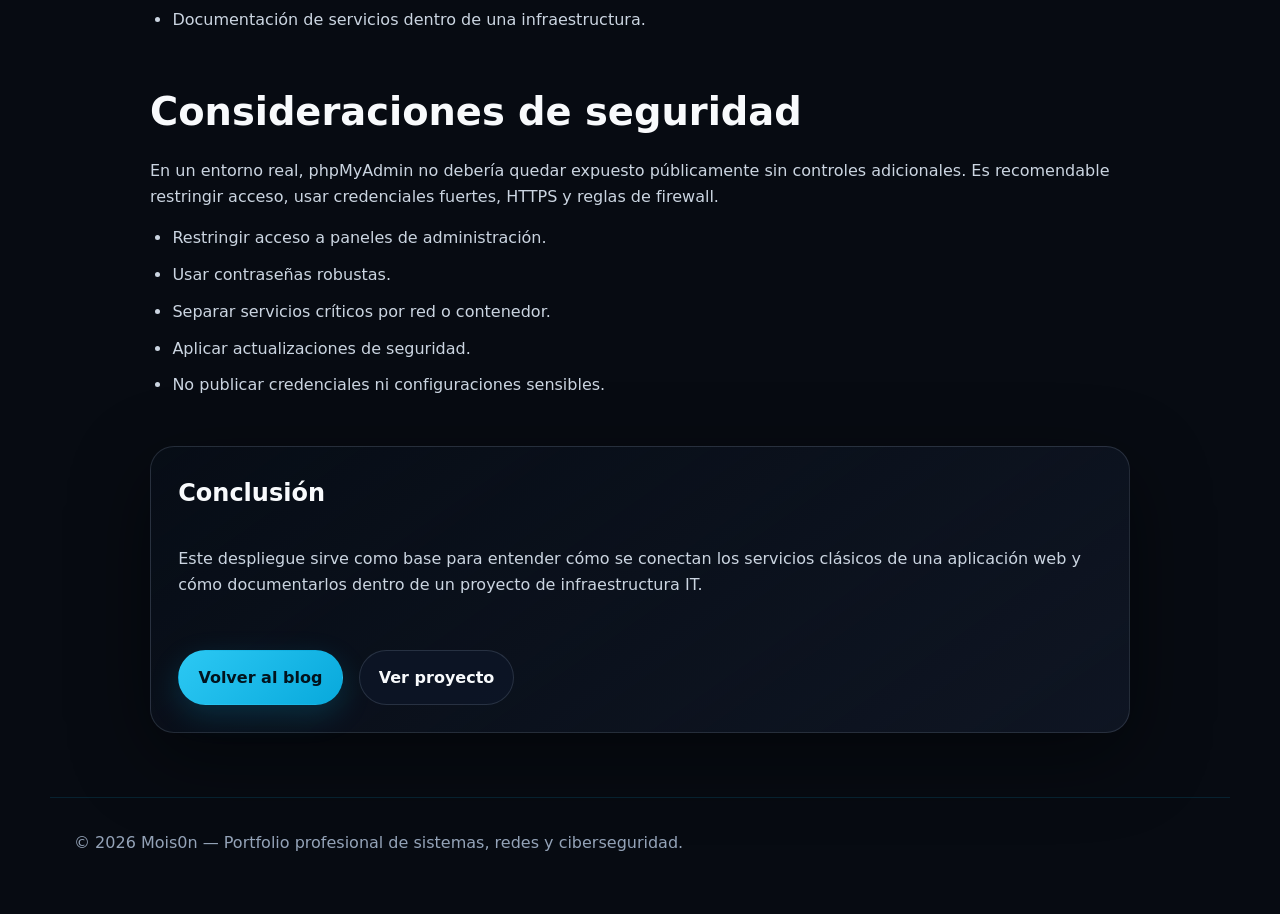
<file: posts/despliegue-apache-mysql-phpmyadmin.html>
<!DOCTYPE html>
<html lang="es">
<head>
  <meta charset="UTF-8">
  <meta name="viewport" content="width=device-width, initial-scale=1.0">

  <title>Despliegue de Apache, MySQL y phpMyAdmin | Mois0n</title>
  <meta name="description" content="Despliegue de servicios web con Apache, MySQL y phpMyAdmin dentro de una infraestructura virtualizada.">

  <link rel="stylesheet" href="../assets/css/styles.css">
</head>
<body>

  <header class="site-header">
    <nav class="navbar">
      <a href="../index.html" class="logo">Mois0n</a>

      <button class="menu-toggle" aria-label="Abrir menú de navegación" aria-expanded="false">
        <span></span>
        <span></span>
        <span></span>
      </button>

      <ul class="nav-links">
        <li><a href="../index.html">Inicio</a></li>
        <li><a href="../sobre-mi.html">Sobre mí</a></li>
        <li><a href="../proyectos.html">Proyectos</a></li>
        <li><a href="../blog.html">Blog técnico</a></li>
        <li><a href="../certificaciones.html">Certificaciones</a></li>
        <li><a href="../contacto.html">Contacto</a></li>
      </ul>
    </nav>
  </header>

  <main>

    <article class="post">

      <header class="post-header">
        <p class="eyebrow">Servicios web · Linux · Base de datos</p>

        <h1>Despliegue de Apache, MySQL y phpMyAdmin</h1>

        <p class="post-intro">
          Esta entrada documenta el despliegue de servicios web y base de datos dentro
          de una infraestructura virtualizada orientada a laboratorio profesional.
        </p>

        <div class="tech-list">
          <span>Apache</span>
          <span>PHP</span>
          <span>MySQL</span>
          <span>phpMyAdmin</span>
          <span>Linux</span>
        </div>
      </header>

      <section class="callout">
        <h2>Objetivo</h2>

        <p>
          El objetivo fue desplegar una base funcional para una aplicación web, separando
          los servicios necesarios y documentando su papel dentro de la infraestructura.
        </p>
      </section>

      <section class="post-section">
        <h2>Componentes desplegados</h2>

        <ul class="post-list">
          <li><strong>Apache:</strong> servidor web encargado de publicar la aplicación.</li>
          <li><strong>PHP:</strong> lenguaje utilizado para la lógica de la aplicación.</li>
          <li><strong>MySQL:</strong> sistema gestor de base de datos.</li>
          <li><strong>phpMyAdmin:</strong> herramienta web para administrar la base de datos durante el desarrollo.</li>
        </ul>
      </section>

      <section class="post-section">
        <h2>Arquitectura lógica</h2>

        <pre class="code-block"><code>Usuario / Navegador
        │
        ▼
Servidor Apache + PHP
        │
        ▼
Base de datos MySQL
        │
        ▼
Administración mediante phpMyAdmin</code></pre>
      </section>

      <section class="post-section">
        <h2>Qué demuestra este despliegue</h2>

        <ul class="post-list">
          <li>Instalación y configuración básica de servicios Linux.</li>
          <li>Despliegue de una aplicación web.</li>
          <li>Integración entre servidor web y base de datos.</li>
          <li>Administración de MySQL mediante phpMyAdmin.</li>
          <li>Documentación de servicios dentro de una infraestructura.</li>
        </ul>
      </section>

      <section class="post-section">
        <h2>Consideraciones de seguridad</h2>

        <p>
          En un entorno real, phpMyAdmin no debería quedar expuesto públicamente sin
          controles adicionales. Es recomendable restringir acceso, usar credenciales
          fuertes, HTTPS y reglas de firewall.
        </p>

        <ul class="post-list">
          <li>Restringir acceso a paneles de administración.</li>
          <li>Usar contraseñas robustas.</li>
          <li>Separar servicios críticos por red o contenedor.</li>
          <li>Aplicar actualizaciones de seguridad.</li>
          <li>No publicar credenciales ni configuraciones sensibles.</li>
        </ul>
      </section>

      <section class="callout">
        <h2>Conclusión</h2>

        <p>
          Este despliegue sirve como base para entender cómo se conectan los servicios
          clásicos de una aplicación web y cómo documentarlos dentro de un proyecto de
          infraestructura IT.
        </p>

        <div class="hero-buttons">
          <a href="../blog.html" class="btn btn-primary">Volver al blog</a>
          <a href="../proyectos/infraestructura-proxmox-ipfire.html" class="btn btn-secondary">Ver proyecto</a>
        </div>
      </section>

    </article>

  </main>

  <footer class="site-footer">
    <p>© 2026 Mois0n — Portfolio profesional de sistemas, redes y ciberseguridad.</p>
  </footer>

  <script src="../assets/js/script.js"></script>
</body>
</html>
</file>
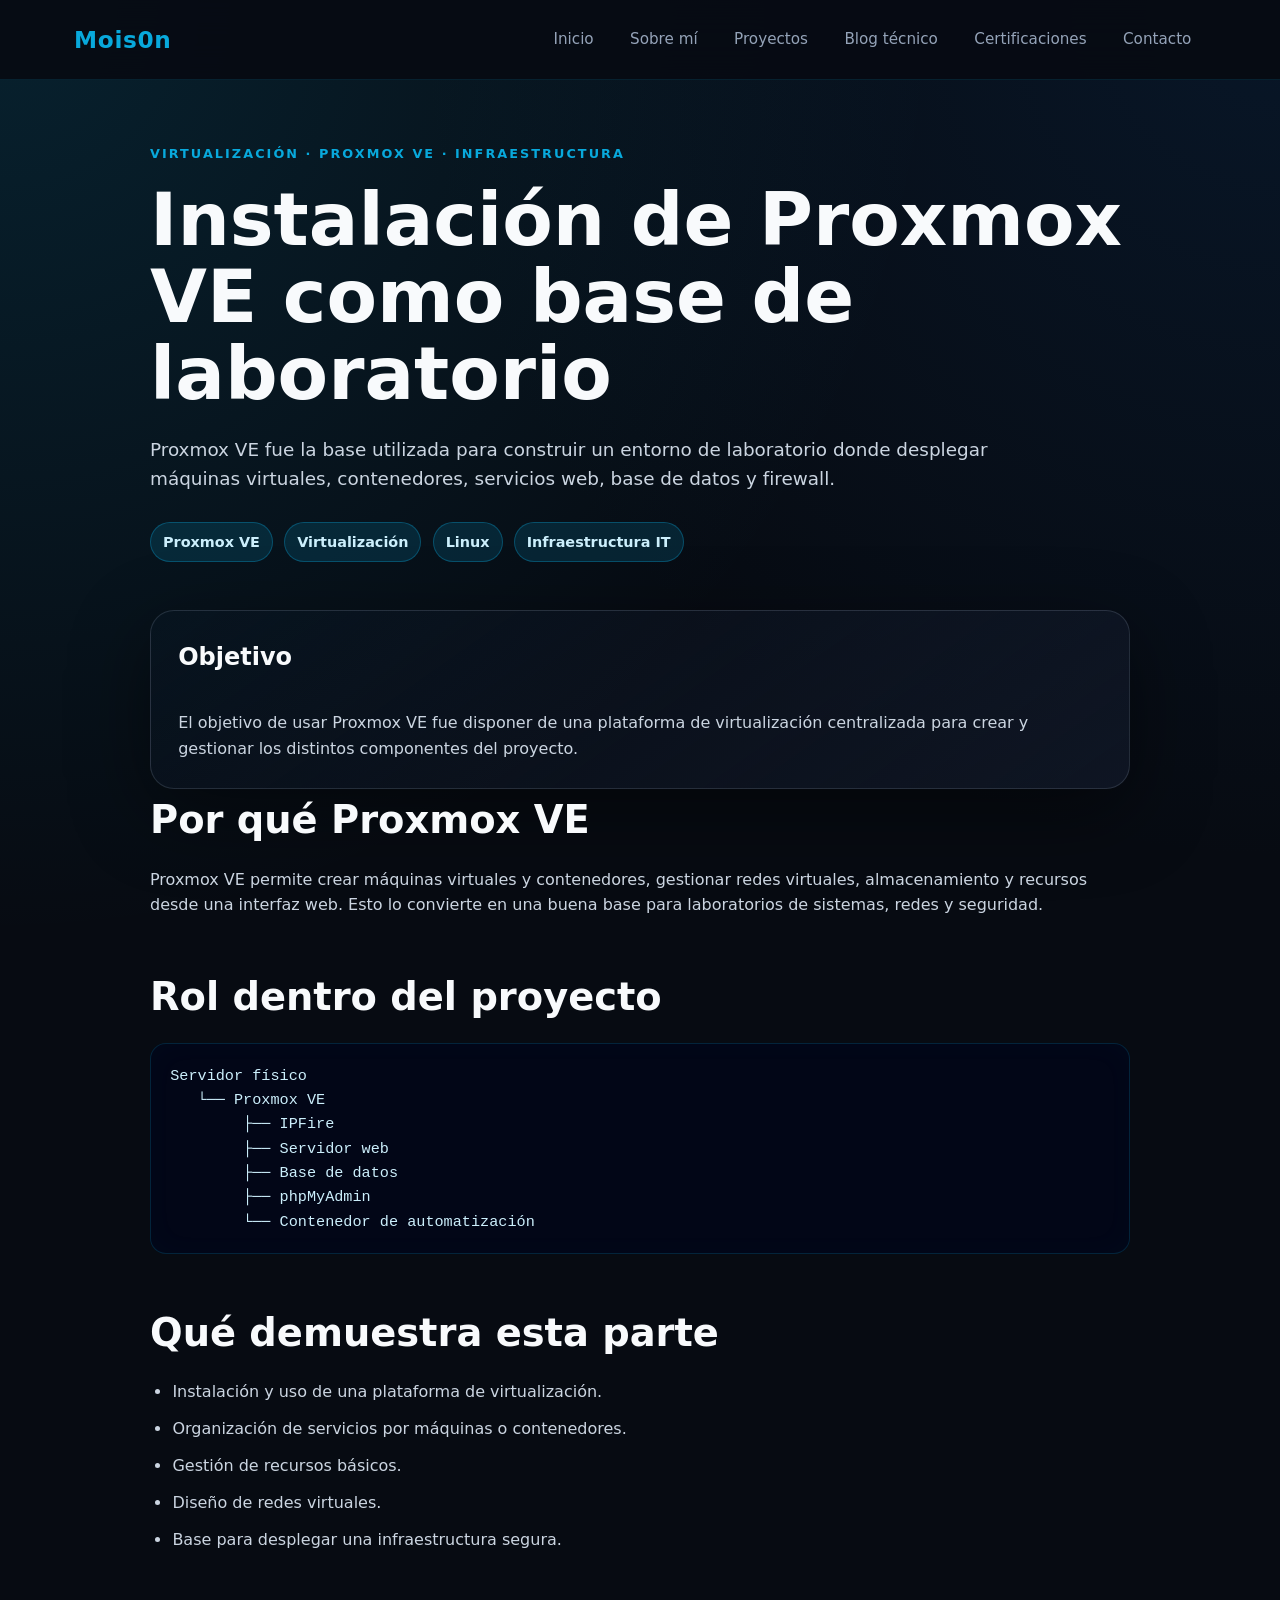
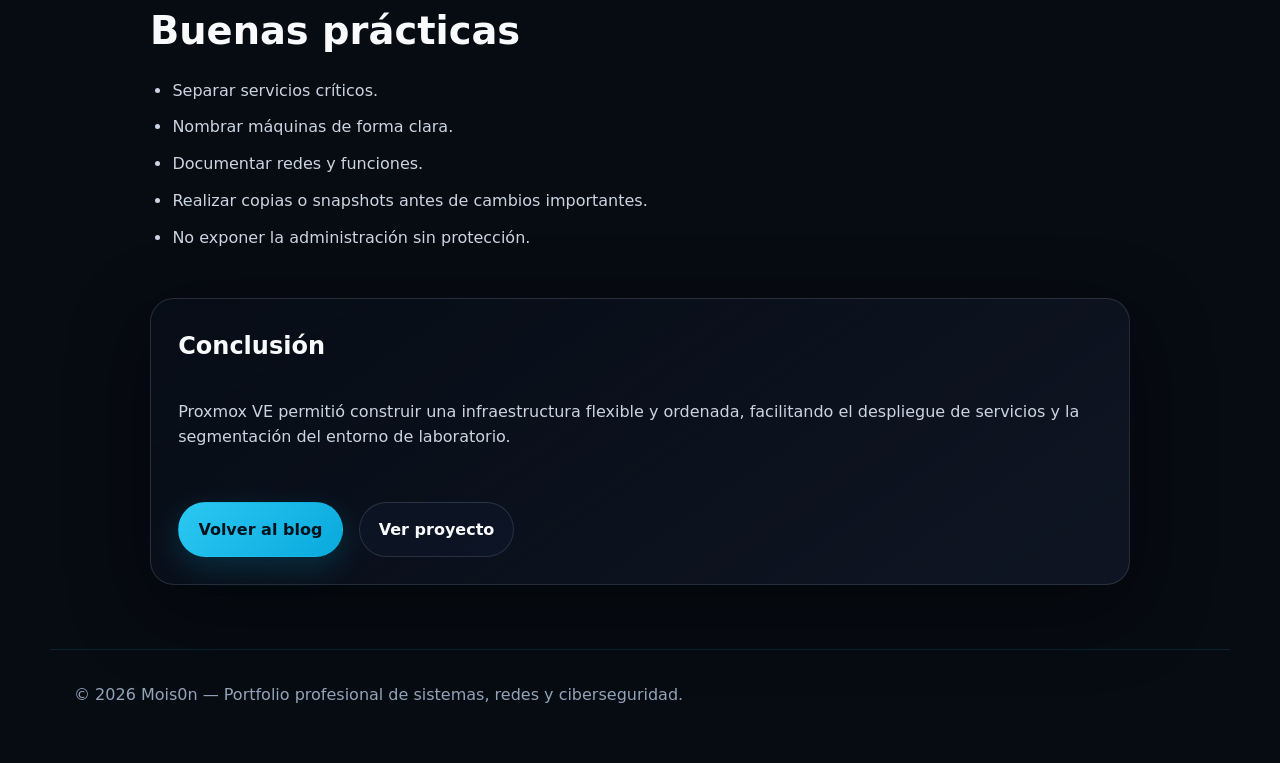
<file: posts/instalacion-proxmox-ve.html>
<!DOCTYPE html>
<html lang="es">
<head>
  <meta charset="UTF-8">
  <meta name="viewport" content="width=device-width, initial-scale=1.0">

  <title>Instalación de Proxmox VE | Mois0n</title>
  <meta name="description" content="Instalación de Proxmox VE como base de laboratorio para virtualización, servicios e infraestructura IT.">

  <link rel="stylesheet" href="../assets/css/styles.css">
</head>
<body>

  <header class="site-header">
    <nav class="navbar">
      <a href="../index.html" class="logo">Mois0n</a>

      <button class="menu-toggle" aria-label="Abrir menú de navegación" aria-expanded="false">
        <span></span>
        <span></span>
        <span></span>
      </button>

      <ul class="nav-links">
        <li><a href="../index.html">Inicio</a></li>
        <li><a href="../sobre-mi.html">Sobre mí</a></li>
        <li><a href="../proyectos.html">Proyectos</a></li>
        <li><a href="../blog.html">Blog técnico</a></li>
        <li><a href="../certificaciones.html">Certificaciones</a></li>
        <li><a href="../contacto.html">Contacto</a></li>
      </ul>
    </nav>
  </header>

  <main>

    <article class="post">

      <header class="post-header">
        <p class="eyebrow">Virtualización · Proxmox VE · Infraestructura</p>

        <h1>Instalación de Proxmox VE como base de laboratorio</h1>

        <p class="post-intro">
          Proxmox VE fue la base utilizada para construir un entorno de laboratorio donde
          desplegar máquinas virtuales, contenedores, servicios web, base de datos y firewall.
        </p>

        <div class="tech-list">
          <span>Proxmox VE</span>
          <span>Virtualización</span>
          <span>Linux</span>
          <span>Infraestructura IT</span>
        </div>
      </header>

      <section class="callout">
        <h2>Objetivo</h2>

        <p>
          El objetivo de usar Proxmox VE fue disponer de una plataforma de virtualización
          centralizada para crear y gestionar los distintos componentes del proyecto.
        </p>
      </section>

      <section class="post-section">
        <h2>Por qué Proxmox VE</h2>

        <p>
          Proxmox VE permite crear máquinas virtuales y contenedores, gestionar redes
          virtuales, almacenamiento y recursos desde una interfaz web. Esto lo convierte
          en una buena base para laboratorios de sistemas, redes y seguridad.
        </p>
      </section>

      <section class="post-section">
        <h2>Rol dentro del proyecto</h2>

        <pre class="code-block"><code>Servidor físico
   └── Proxmox VE
        ├── IPFire
        ├── Servidor web
        ├── Base de datos
        ├── phpMyAdmin
        └── Contenedor de automatización</code></pre>
      </section>

      <section class="post-section">
        <h2>Qué demuestra esta parte</h2>

        <ul class="post-list">
          <li>Instalación y uso de una plataforma de virtualización.</li>
          <li>Organización de servicios por máquinas o contenedores.</li>
          <li>Gestión de recursos básicos.</li>
          <li>Diseño de redes virtuales.</li>
          <li>Base para desplegar una infraestructura segura.</li>
        </ul>
      </section>

      <section class="post-section">
        <h2>Buenas prácticas</h2>

        <ul class="post-list">
          <li>Separar servicios críticos.</li>
          <li>Nombrar máquinas de forma clara.</li>
          <li>Documentar redes y funciones.</li>
          <li>Realizar copias o snapshots antes de cambios importantes.</li>
          <li>No exponer la administración sin protección.</li>
        </ul>
      </section>

      <section class="callout">
        <h2>Conclusión</h2>

        <p>
          Proxmox VE permitió construir una infraestructura flexible y ordenada, facilitando
          el despliegue de servicios y la segmentación del entorno de laboratorio.
        </p>

        <div class="hero-buttons">
          <a href="../blog.html" class="btn btn-primary">Volver al blog</a>
          <a href="../proyectos/infraestructura-proxmox-ipfire.html" class="btn btn-secondary">Ver proyecto</a>
        </div>
      </section>

    </article>

  </main>

  <footer class="site-footer">
    <p>© 2026 Mois0n — Portfolio profesional de sistemas, redes y ciberseguridad.</p>
  </footer>

  <script src="../assets/js/script.js"></script>
</body>
</html>
</file>
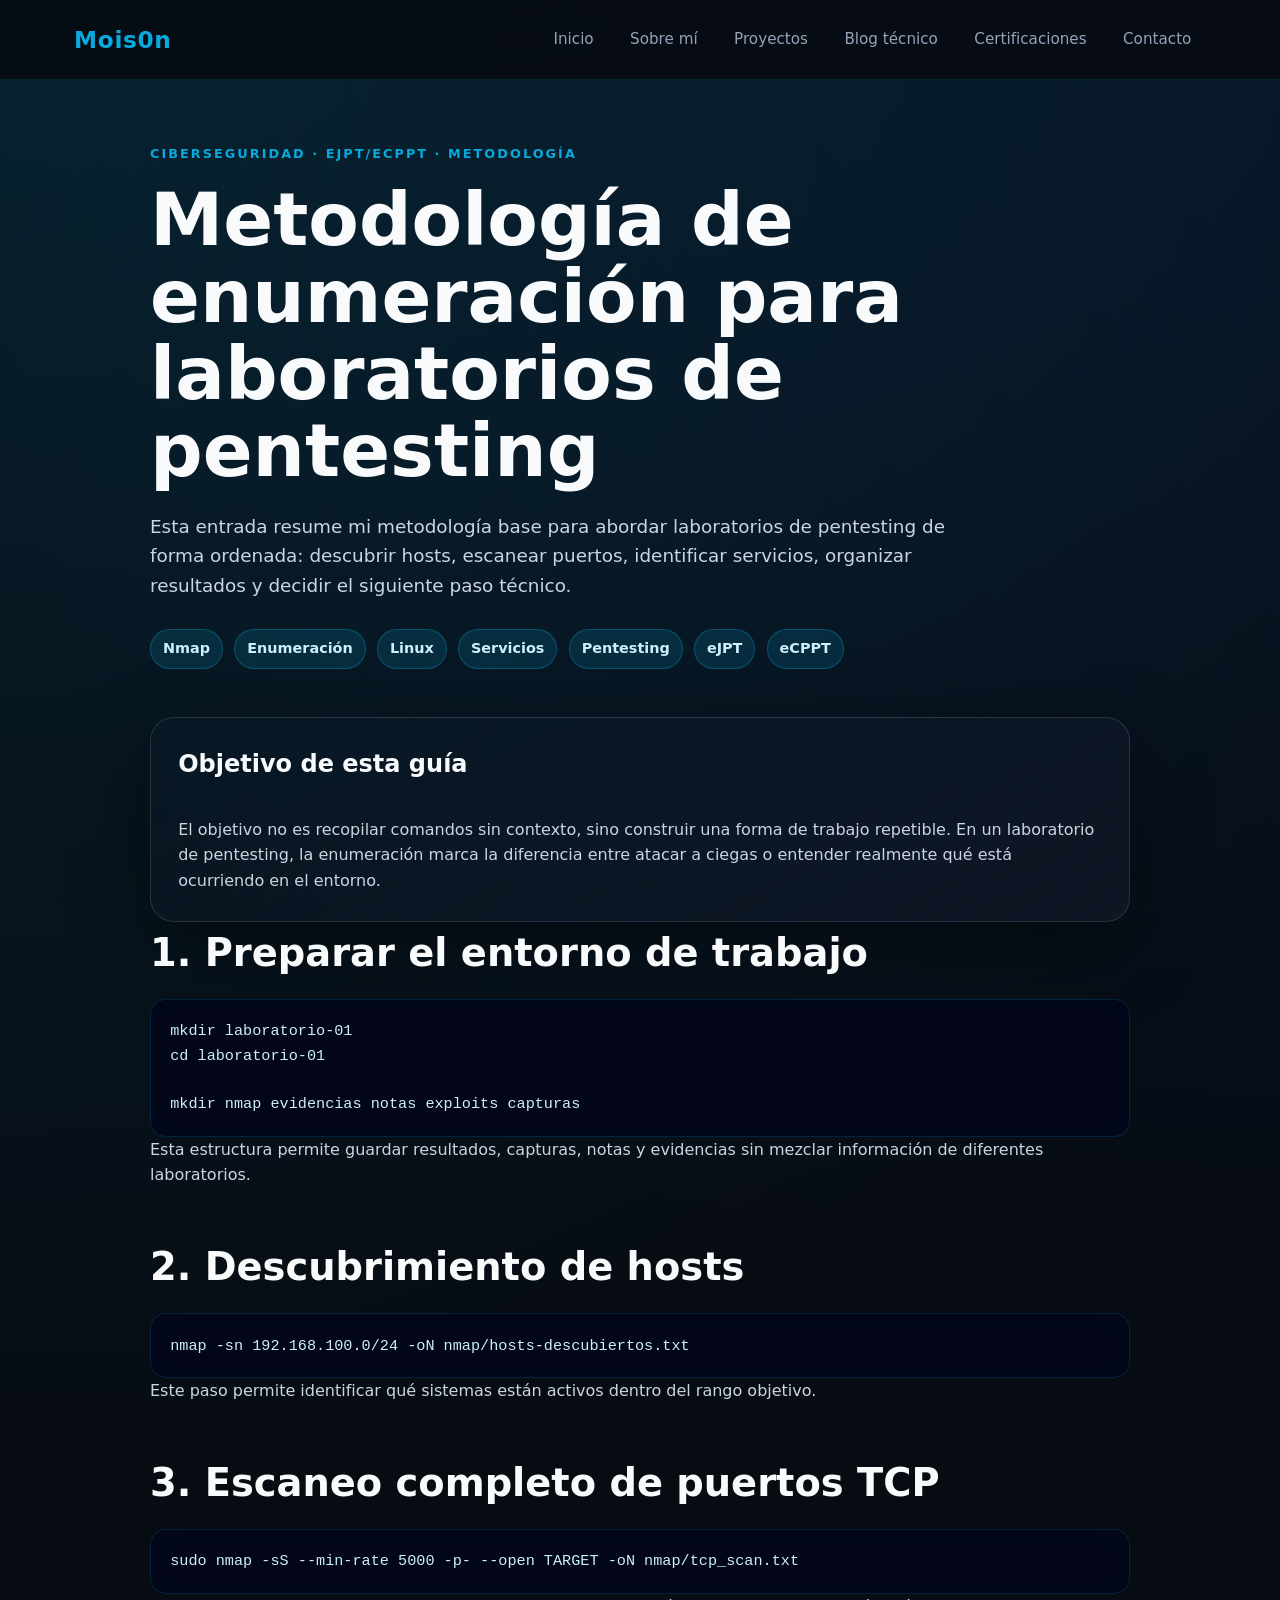
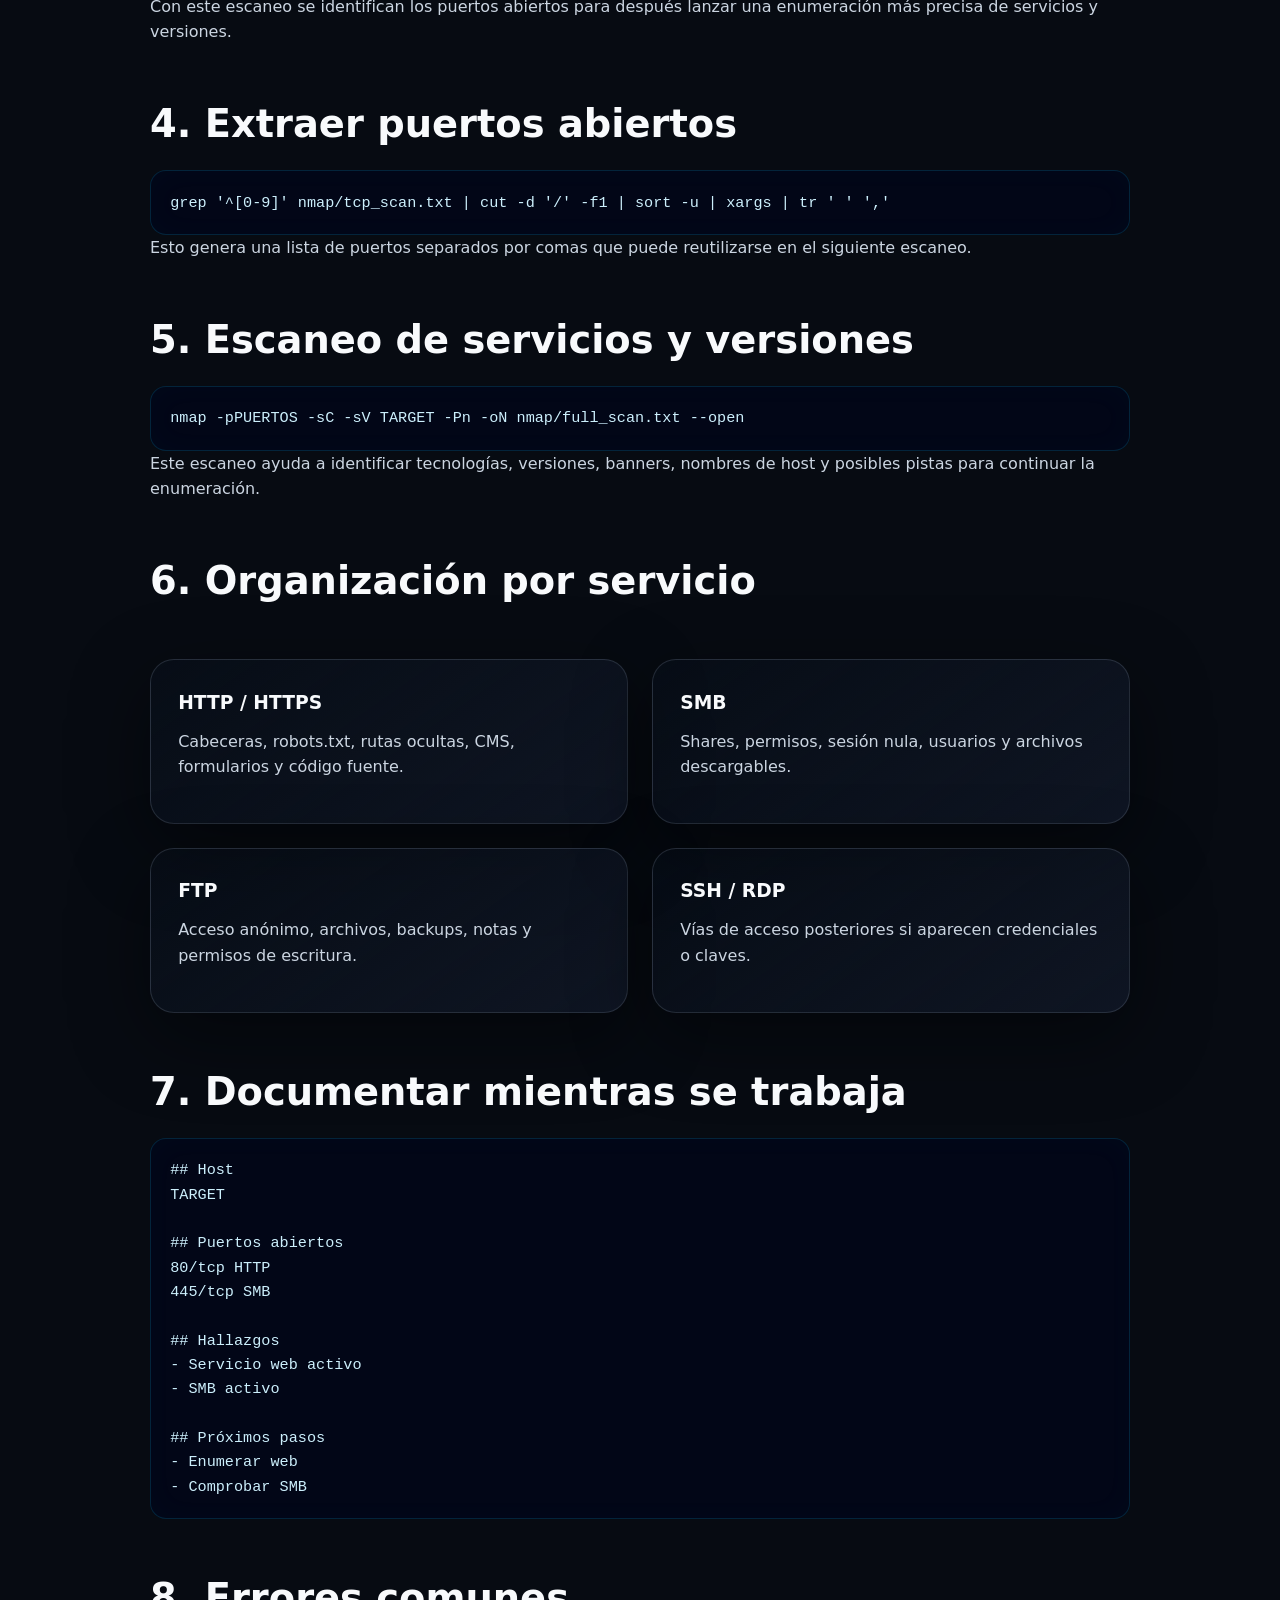
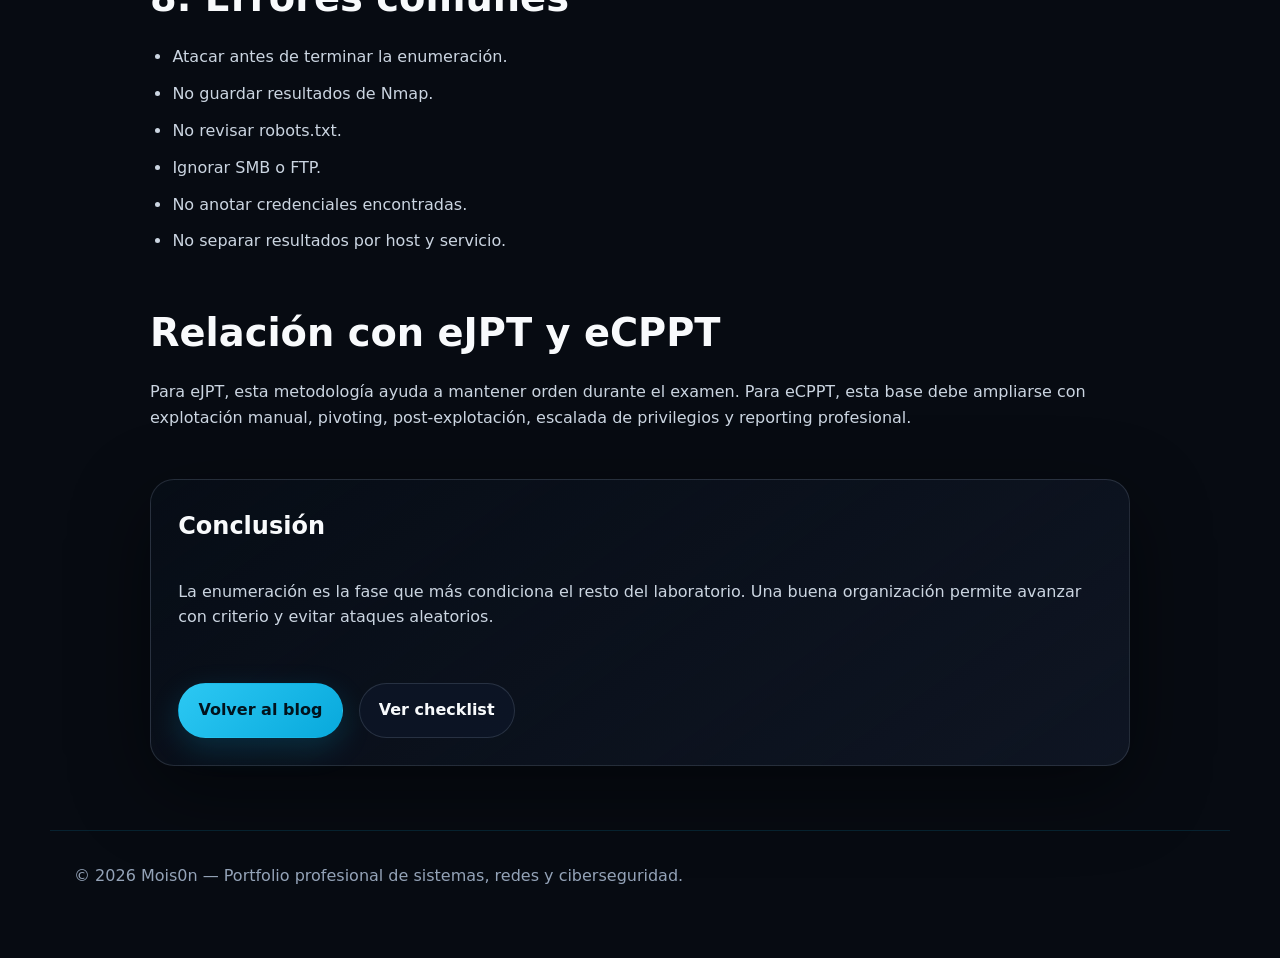
<file: posts/metodologia-enumeracion-pentesting.html>
<!DOCTYPE html>
<html lang="es">
<head>
  <meta charset="UTF-8">
  <meta name="viewport" content="width=device-width, initial-scale=1.0">

  <title>Metodología de enumeración para pentesting | Mois0n</title>
  <meta name="description" content="Guía práctica de metodología de enumeración para laboratorios de pentesting, basada en preparación eJPT y roadmap hacia eCPPT.">

  <link rel="stylesheet" href="../assets/css/styles.css">
</head>
<body>

  <header class="site-header">
    <nav class="navbar">
      <a href="../index.html" class="logo">Mois0n</a>

      <button class="menu-toggle" aria-label="Abrir menú de navegación" aria-expanded="false">
        <span></span>
        <span></span>
        <span></span>
      </button>

      <ul class="nav-links">
        <li><a href="../index.html">Inicio</a></li>
        <li><a href="../sobre-mi.html">Sobre mí</a></li>
        <li><a href="../proyectos.html">Proyectos</a></li>
        <li><a href="../blog.html">Blog técnico</a></li>
        <li><a href="../certificaciones.html">Certificaciones</a></li>
        <li><a href="../contacto.html">Contacto</a></li>
      </ul>
    </nav>
  </header>

  <main>

    <article class="post">

      <header class="post-header">
        <p class="eyebrow">Ciberseguridad · eJPT/eCPPT · Metodología</p>

        <h1>Metodología de enumeración para laboratorios de pentesting</h1>

        <p class="post-intro">
          Esta entrada resume mi metodología base para abordar laboratorios de pentesting
          de forma ordenada: descubrir hosts, escanear puertos, identificar servicios,
          organizar resultados y decidir el siguiente paso técnico.
        </p>

        <div class="tech-list">
          <span>Nmap</span>
          <span>Enumeración</span>
          <span>Linux</span>
          <span>Servicios</span>
          <span>Pentesting</span>
          <span>eJPT</span>
          <span>eCPPT</span>
        </div>
      </header>

      <section class="callout">
        <h2>Objetivo de esta guía</h2>

        <p>
          El objetivo no es recopilar comandos sin contexto, sino construir una forma de
          trabajo repetible. En un laboratorio de pentesting, la enumeración marca la
          diferencia entre atacar a ciegas o entender realmente qué está ocurriendo en el entorno.
        </p>
      </section>

      <section class="post-section">
        <h2>1. Preparar el entorno de trabajo</h2>

        <pre class="code-block"><code>mkdir laboratorio-01
cd laboratorio-01

mkdir nmap evidencias notas exploits capturas</code></pre>

        <p>
          Esta estructura permite guardar resultados, capturas, notas y evidencias sin
          mezclar información de diferentes laboratorios.
        </p>
      </section>

      <section class="post-section">
        <h2>2. Descubrimiento de hosts</h2>

        <pre class="code-block"><code>nmap -sn 192.168.100.0/24 -oN nmap/hosts-descubiertos.txt</code></pre>

        <p>
          Este paso permite identificar qué sistemas están activos dentro del rango objetivo.
        </p>
      </section>

      <section class="post-section">
        <h2>3. Escaneo completo de puertos TCP</h2>

        <pre class="code-block"><code>sudo nmap -sS --min-rate 5000 -p- --open TARGET -oN nmap/tcp_scan.txt</code></pre>

        <p>
          Con este escaneo se identifican los puertos abiertos para después lanzar una
          enumeración más precisa de servicios y versiones.
        </p>
      </section>

      <section class="post-section">
        <h2>4. Extraer puertos abiertos</h2>

        <pre class="code-block"><code>grep '^[0-9]' nmap/tcp_scan.txt | cut -d '/' -f1 | sort -u | xargs | tr ' ' ','</code></pre>

        <p>
          Esto genera una lista de puertos separados por comas que puede reutilizarse en
          el siguiente escaneo.
        </p>
      </section>

      <section class="post-section">
        <h2>5. Escaneo de servicios y versiones</h2>

        <pre class="code-block"><code>nmap -pPUERTOS -sC -sV TARGET -Pn -oN nmap/full_scan.txt --open</code></pre>

        <p>
          Este escaneo ayuda a identificar tecnologías, versiones, banners, nombres de
          host y posibles pistas para continuar la enumeración.
        </p>
      </section>

      <section class="post-section">
        <h2>6. Organización por servicio</h2>

        <div class="content-grid">
          <article class="content-card">
            <h3>HTTP / HTTPS</h3>
            <p>Cabeceras, robots.txt, rutas ocultas, CMS, formularios y código fuente.</p>
          </article>

          <article class="content-card">
            <h3>SMB</h3>
            <p>Shares, permisos, sesión nula, usuarios y archivos descargables.</p>
          </article>

          <article class="content-card">
            <h3>FTP</h3>
            <p>Acceso anónimo, archivos, backups, notas y permisos de escritura.</p>
          </article>

          <article class="content-card">
            <h3>SSH / RDP</h3>
            <p>Vías de acceso posteriores si aparecen credenciales o claves.</p>
          </article>
        </div>
      </section>

      <section class="post-section">
        <h2>7. Documentar mientras se trabaja</h2>

        <pre class="code-block"><code>## Host
TARGET

## Puertos abiertos
80/tcp HTTP
445/tcp SMB

## Hallazgos
- Servicio web activo
- SMB activo

## Próximos pasos
- Enumerar web
- Comprobar SMB</code></pre>
      </section>

      <section class="post-section">
        <h2>8. Errores comunes</h2>

        <ul class="post-list">
          <li>Atacar antes de terminar la enumeración.</li>
          <li>No guardar resultados de Nmap.</li>
          <li>No revisar robots.txt.</li>
          <li>Ignorar SMB o FTP.</li>
          <li>No anotar credenciales encontradas.</li>
          <li>No separar resultados por host y servicio.</li>
        </ul>
      </section>

      <section class="post-section">
        <h2>Relación con eJPT y eCPPT</h2>

        <p>
          Para eJPT, esta metodología ayuda a mantener orden durante el examen. Para eCPPT,
          esta base debe ampliarse con explotación manual, pivoting, post-explotación,
          escalada de privilegios y reporting profesional.
        </p>
      </section>

      <section class="callout">
        <h2>Conclusión</h2>

        <p>
          La enumeración es la fase que más condiciona el resto del laboratorio. Una buena
          organización permite avanzar con criterio y evitar ataques aleatorios.
        </p>

        <div class="hero-buttons">
          <a href="../blog.html" class="btn btn-primary">Volver al blog</a>
          <a href="checklist-servicios-pentesting.html" class="btn btn-secondary">Ver checklist</a>
        </div>
      </section>

    </article>

  </main>

  <footer class="site-footer">
    <p>© 2026 Mois0n — Portfolio profesional de sistemas, redes y ciberseguridad.</p>
  </footer>

  <script src="../assets/js/script.js"></script>
</body>
</html>
</file>
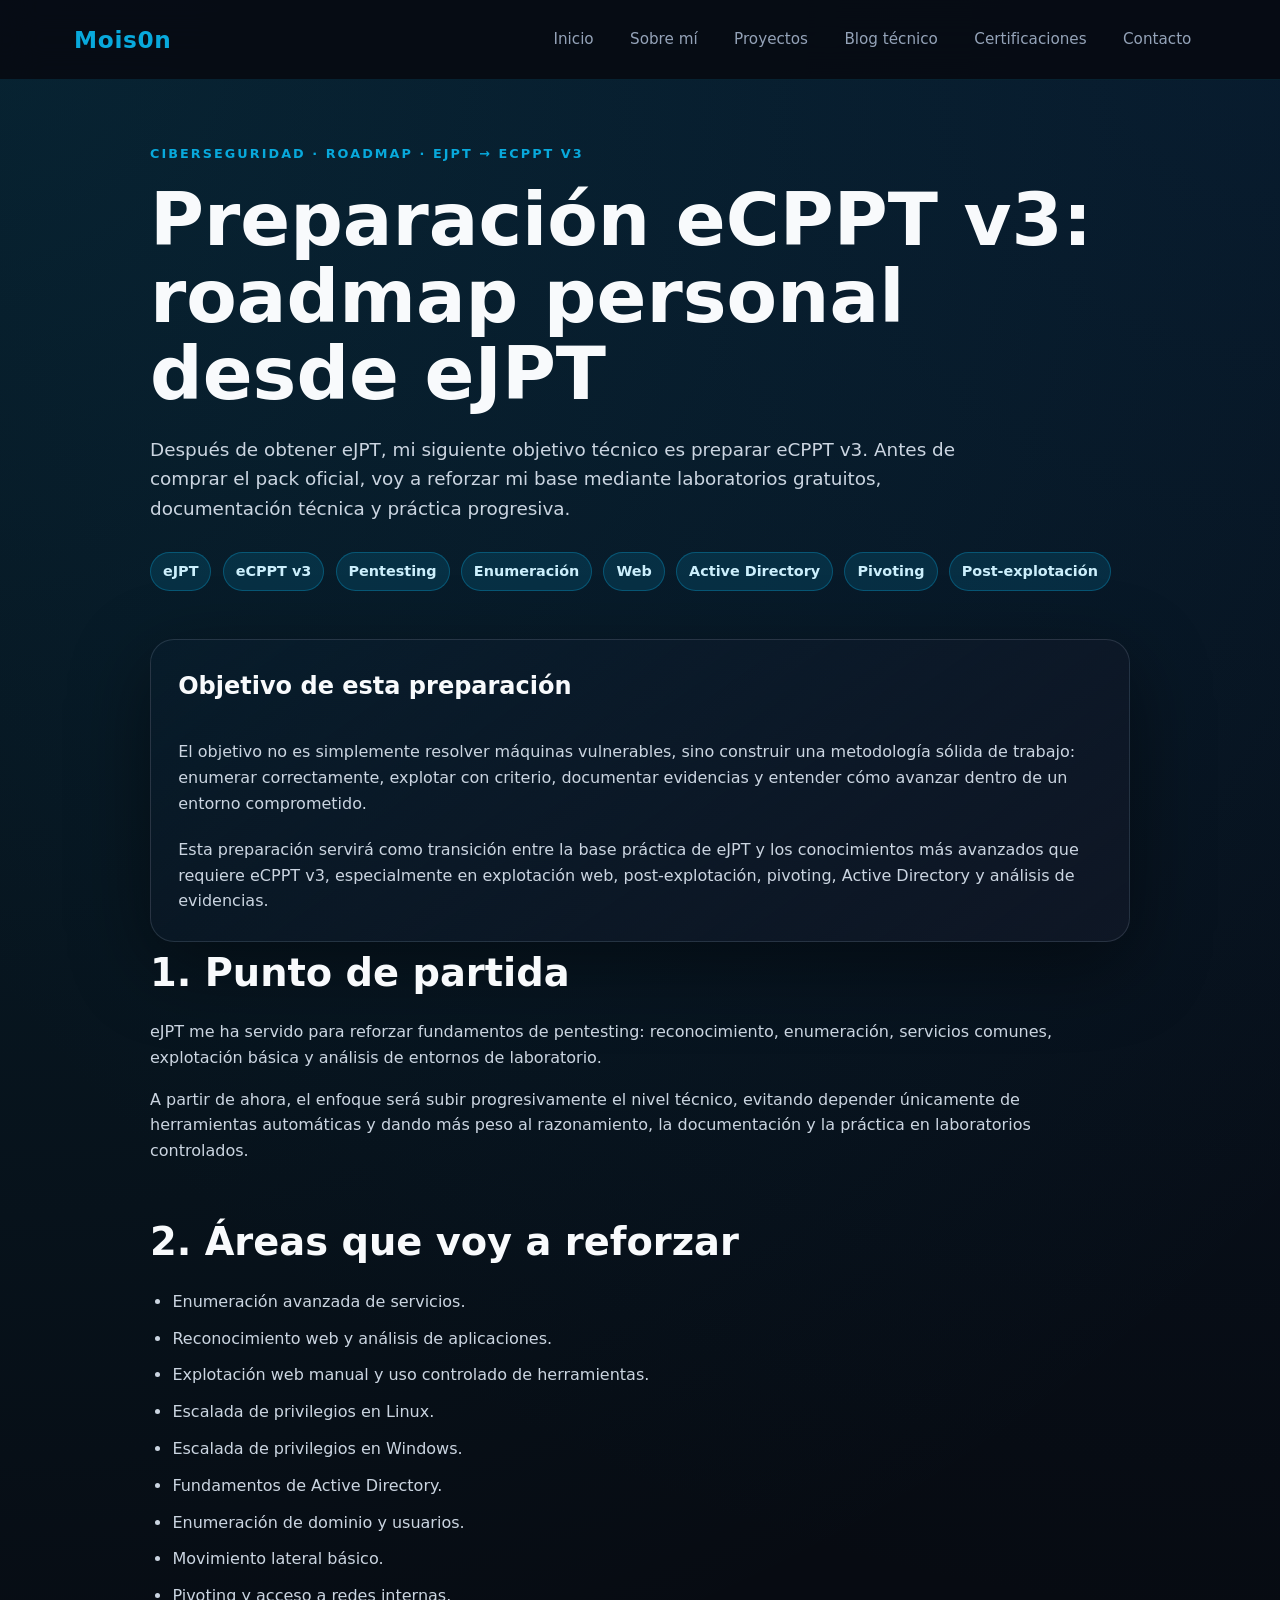
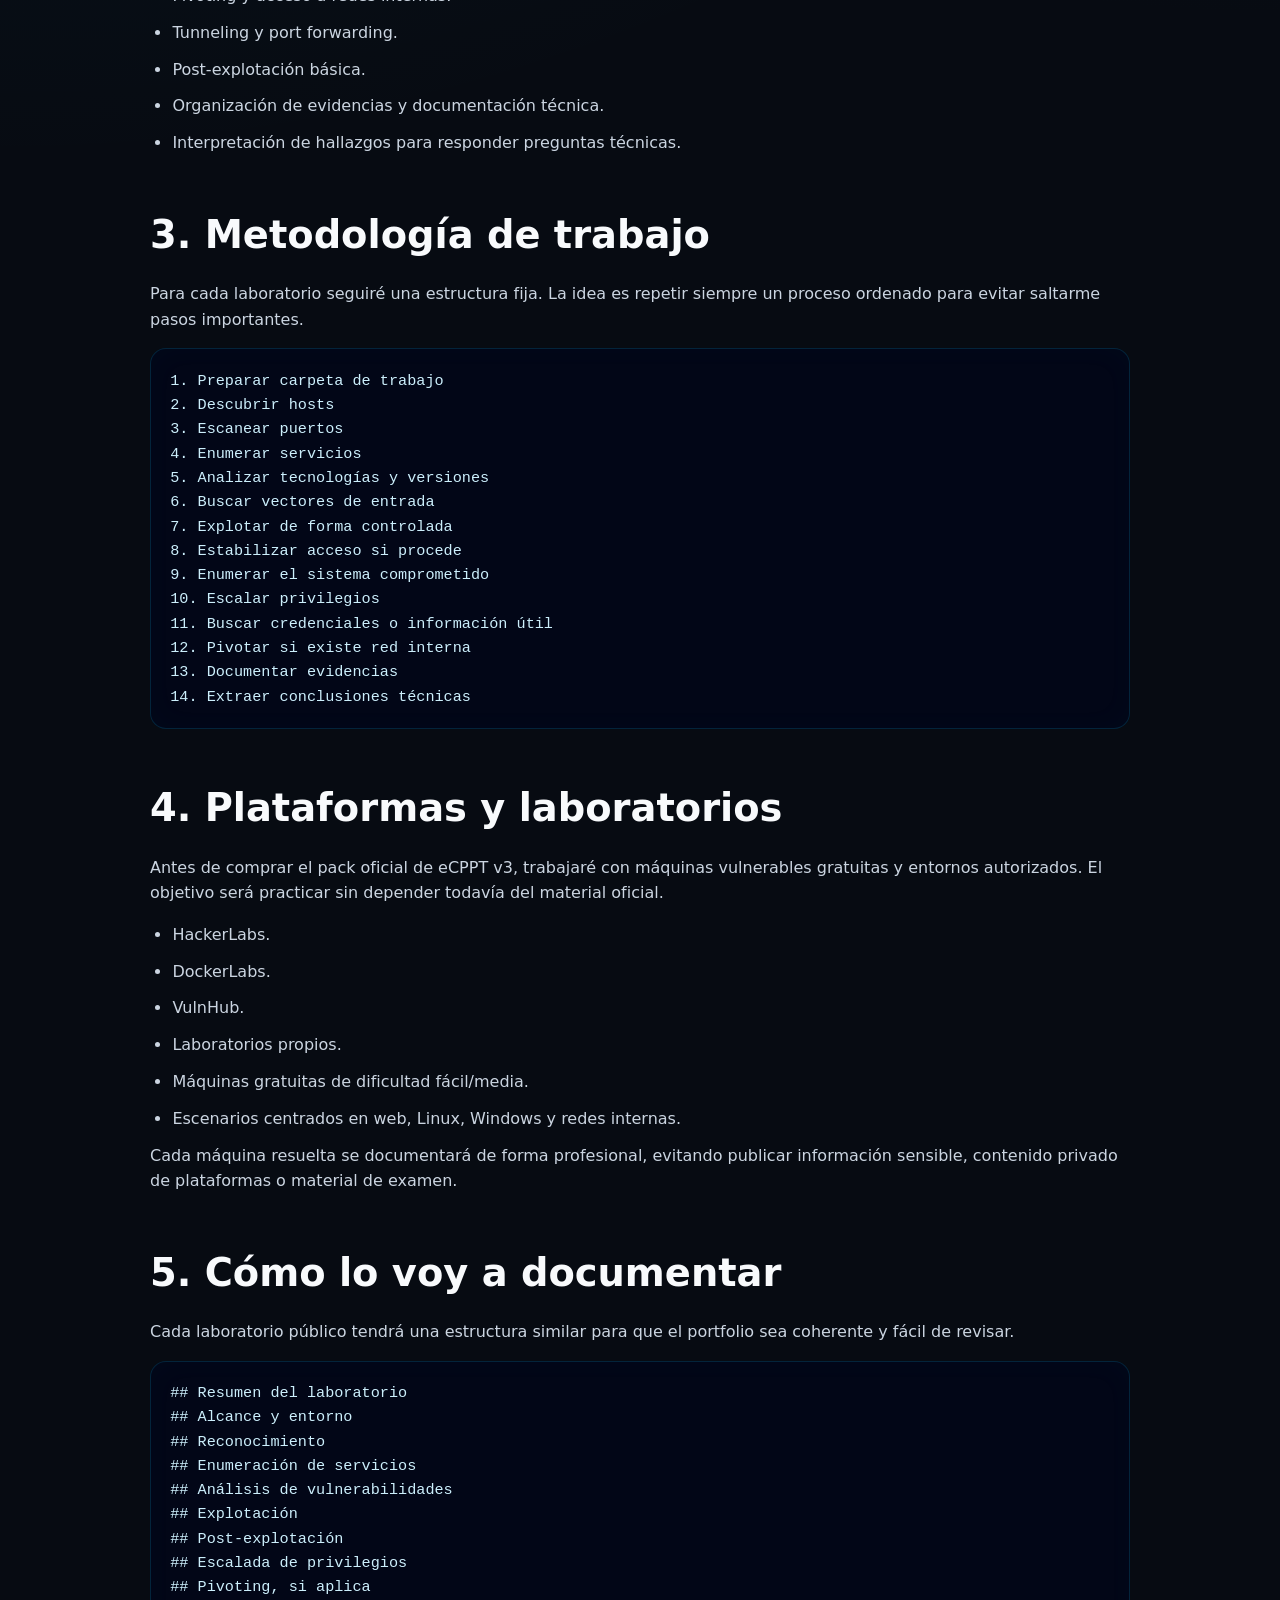
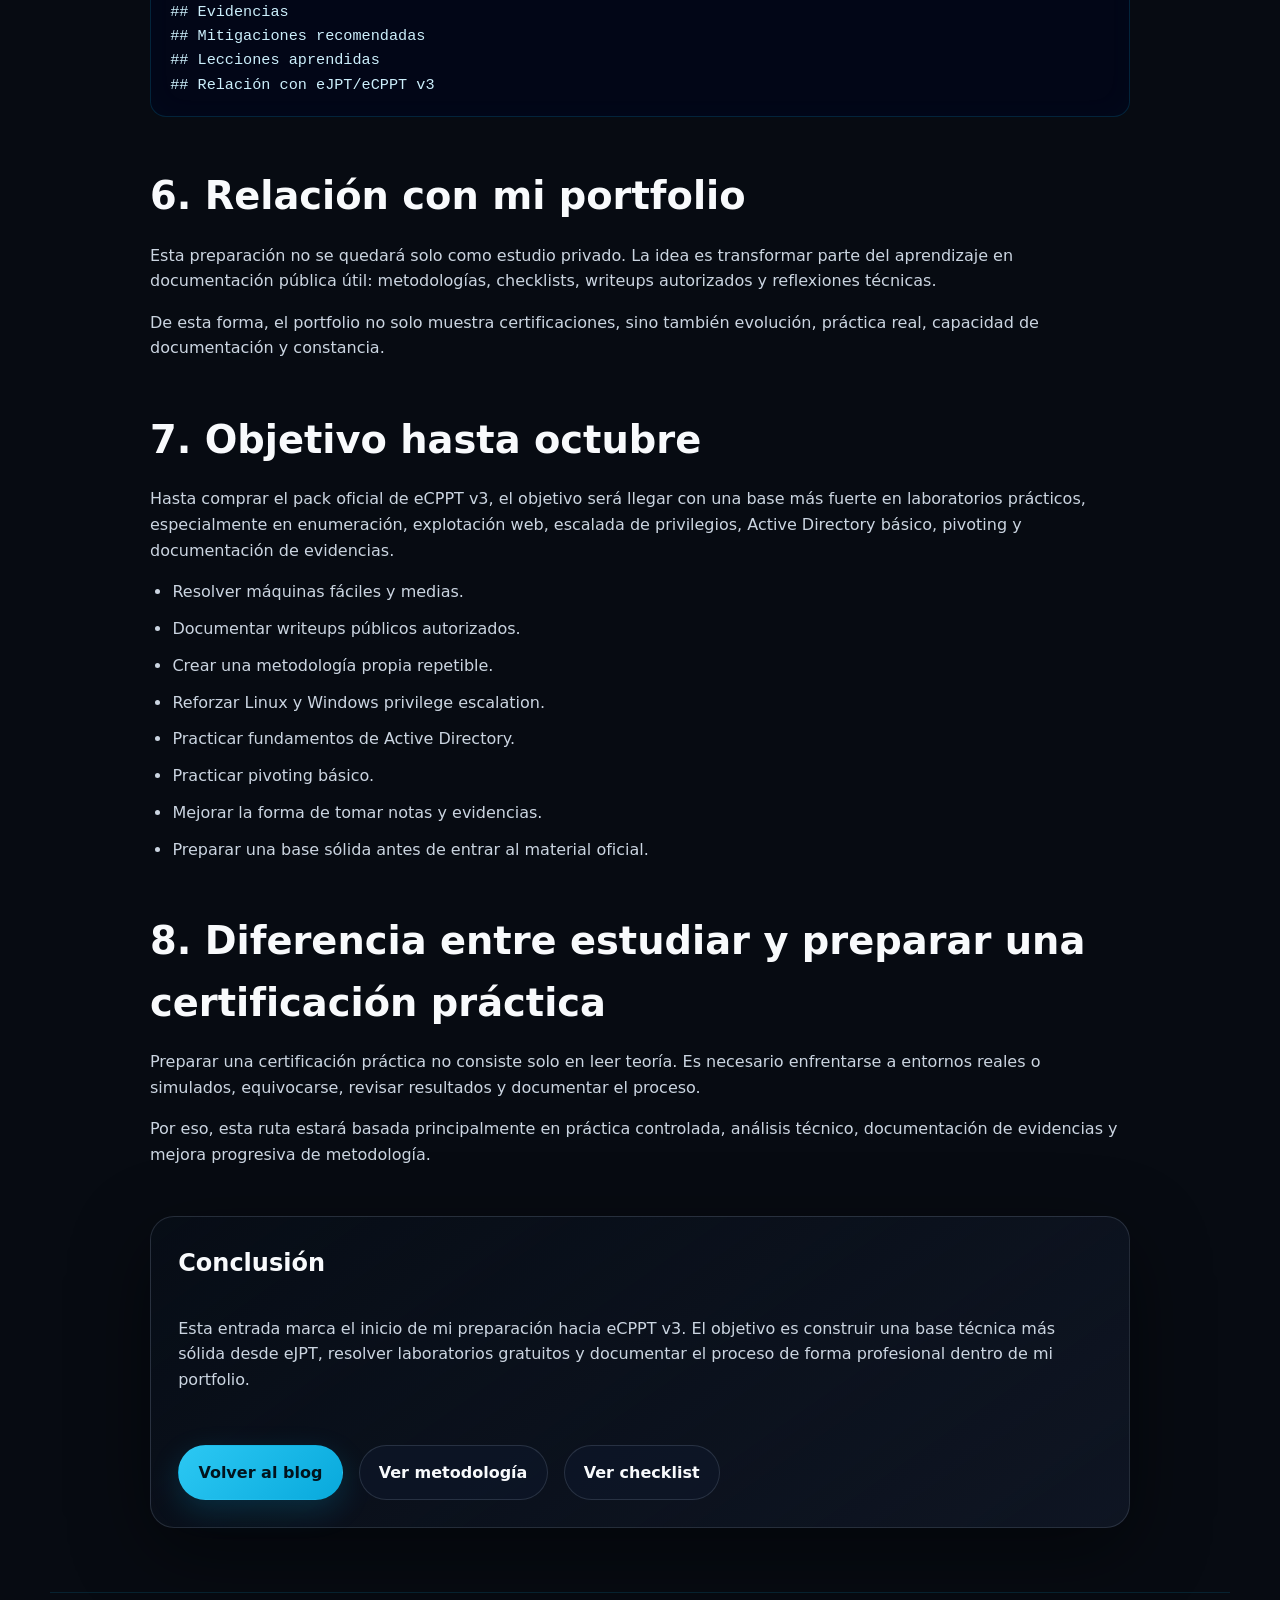
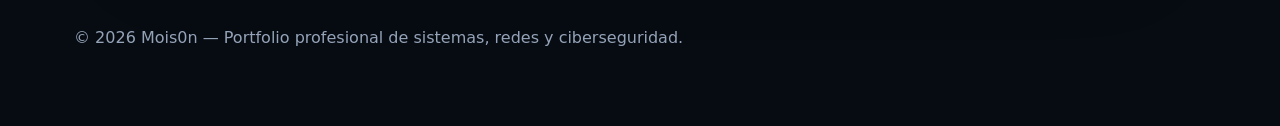
<file: posts/preparacion-ecppt-roadmap.html>
<!DOCTYPE html>
<html lang="es">
<head>
  <meta charset="UTF-8">
  <meta name="viewport" content="width=device-width, initial-scale=1.0">

  <title>Preparación eCPPT v3: roadmap personal desde eJPT | Mois0n</title>
  <meta name="description" content="Roadmap personal de preparación eCPPT v3 desde eJPT mediante laboratorios gratuitos, enumeración, explotación web, Active Directory, post-explotación, pivoting y documentación de evidencias.">

  <link rel="stylesheet" href="/assets/css/styles.css">
</head>
<body>

  <header class="site-header">
    <nav class="navbar">
      <a href="/index.html" class="logo">Mois0n</a>

      <button class="menu-toggle" aria-label="Abrir menú de navegación" aria-expanded="false">
        <span></span>
        <span></span>
        <span></span>
      </button>

      <ul class="nav-links">
        <li><a href="/index.html">Inicio</a></li>
        <li><a href="/sobre-mi.html">Sobre mí</a></li>
        <li><a href="/proyectos.html">Proyectos</a></li>
        <li><a href="/blog.html">Blog técnico</a></li>
        <li><a href="/certificaciones.html">Certificaciones</a></li>
        <li><a href="/contacto.html">Contacto</a></li>
      </ul>
    </nav>
  </header>

  <main>

    <article class="post">

      <header class="post-header">
        <p class="eyebrow">Ciberseguridad · Roadmap · eJPT → eCPPT v3</p>

        <h1>Preparación eCPPT v3: roadmap personal desde eJPT</h1>

        <p class="post-intro">
          Después de obtener eJPT, mi siguiente objetivo técnico es preparar eCPPT v3.
          Antes de comprar el pack oficial, voy a reforzar mi base mediante laboratorios
          gratuitos, documentación técnica y práctica progresiva.
        </p>

        <div class="tech-list">
          <span>eJPT</span>
          <span>eCPPT v3</span>
          <span>Pentesting</span>
          <span>Enumeración</span>
          <span>Web</span>
          <span>Active Directory</span>
          <span>Pivoting</span>
          <span>Post-explotación</span>
        </div>
      </header>

      <section class="callout">
        <h2>Objetivo de esta preparación</h2>

        <p>
          El objetivo no es simplemente resolver máquinas vulnerables, sino construir una
          metodología sólida de trabajo: enumerar correctamente, explotar con criterio,
          documentar evidencias y entender cómo avanzar dentro de un entorno comprometido.
        </p>

        <p>
          Esta preparación servirá como transición entre la base práctica de eJPT y los
          conocimientos más avanzados que requiere eCPPT v3, especialmente en explotación
          web, post-explotación, pivoting, Active Directory y análisis de evidencias.
        </p>
      </section>

      <section class="post-section">
        <h2>1. Punto de partida</h2>

        <p>
          eJPT me ha servido para reforzar fundamentos de pentesting: reconocimiento,
          enumeración, servicios comunes, explotación básica y análisis de entornos de
          laboratorio.
        </p>

        <p>
          A partir de ahora, el enfoque será subir progresivamente el nivel técnico,
          evitando depender únicamente de herramientas automáticas y dando más peso al
          razonamiento, la documentación y la práctica en laboratorios controlados.
        </p>
      </section>

      <section class="post-section">
        <h2>2. Áreas que voy a reforzar</h2>

        <ul class="post-list">
          <li>Enumeración avanzada de servicios.</li>
          <li>Reconocimiento web y análisis de aplicaciones.</li>
          <li>Explotación web manual y uso controlado de herramientas.</li>
          <li>Escalada de privilegios en Linux.</li>
          <li>Escalada de privilegios en Windows.</li>
          <li>Fundamentos de Active Directory.</li>
          <li>Enumeración de dominio y usuarios.</li>
          <li>Movimiento lateral básico.</li>
          <li>Pivoting y acceso a redes internas.</li>
          <li>Tunneling y port forwarding.</li>
          <li>Post-explotación básica.</li>
          <li>Organización de evidencias y documentación técnica.</li>
          <li>Interpretación de hallazgos para responder preguntas técnicas.</li>
        </ul>
      </section>

      <section class="post-section">
        <h2>3. Metodología de trabajo</h2>

        <p>
          Para cada laboratorio seguiré una estructura fija. La idea es repetir siempre
          un proceso ordenado para evitar saltarme pasos importantes.
        </p>

        <pre class="code-block"><code>1. Preparar carpeta de trabajo
2. Descubrir hosts
3. Escanear puertos
4. Enumerar servicios
5. Analizar tecnologías y versiones
6. Buscar vectores de entrada
7. Explotar de forma controlada
8. Estabilizar acceso si procede
9. Enumerar el sistema comprometido
10. Escalar privilegios
11. Buscar credenciales o información útil
12. Pivotar si existe red interna
13. Documentar evidencias
14. Extraer conclusiones técnicas</code></pre>
      </section>

      <section class="post-section">
        <h2>4. Plataformas y laboratorios</h2>

        <p>
          Antes de comprar el pack oficial de eCPPT v3, trabajaré con máquinas vulnerables
          gratuitas y entornos autorizados. El objetivo será practicar sin depender todavía
          del material oficial.
        </p>

        <ul class="post-list">
          <li>HackerLabs.</li>
          <li>DockerLabs.</li>
          <li>VulnHub.</li>
          <li>Laboratorios propios.</li>
          <li>Máquinas gratuitas de dificultad fácil/media.</li>
          <li>Escenarios centrados en web, Linux, Windows y redes internas.</li>
        </ul>

        <p>
          Cada máquina resuelta se documentará de forma profesional, evitando publicar
          información sensible, contenido privado de plataformas o material de examen.
        </p>
      </section>

      <section class="post-section">
        <h2>5. Cómo lo voy a documentar</h2>

        <p>
          Cada laboratorio público tendrá una estructura similar para que el portfolio sea
          coherente y fácil de revisar.
        </p>

        <pre class="code-block"><code>## Resumen del laboratorio
## Alcance y entorno
## Reconocimiento
## Enumeración de servicios
## Análisis de vulnerabilidades
## Explotación
## Post-explotación
## Escalada de privilegios
## Pivoting, si aplica
## Evidencias
## Mitigaciones recomendadas
## Lecciones aprendidas
## Relación con eJPT/eCPPT v3</code></pre>
      </section>

      <section class="post-section">
        <h2>6. Relación con mi portfolio</h2>

        <p>
          Esta preparación no se quedará solo como estudio privado. La idea es transformar
          parte del aprendizaje en documentación pública útil: metodologías, checklists,
          writeups autorizados y reflexiones técnicas.
        </p>

        <p>
          De esta forma, el portfolio no solo muestra certificaciones, sino también evolución,
          práctica real, capacidad de documentación y constancia.
        </p>
      </section>

      <section class="post-section">
        <h2>7. Objetivo hasta octubre</h2>

        <p>
          Hasta comprar el pack oficial de eCPPT v3, el objetivo será llegar con una base más
          fuerte en laboratorios prácticos, especialmente en enumeración, explotación web,
          escalada de privilegios, Active Directory básico, pivoting y documentación de evidencias.
        </p>

        <ul class="post-list">
          <li>Resolver máquinas fáciles y medias.</li>
          <li>Documentar writeups públicos autorizados.</li>
          <li>Crear una metodología propia repetible.</li>
          <li>Reforzar Linux y Windows privilege escalation.</li>
          <li>Practicar fundamentos de Active Directory.</li>
          <li>Practicar pivoting básico.</li>
          <li>Mejorar la forma de tomar notas y evidencias.</li>
          <li>Preparar una base sólida antes de entrar al material oficial.</li>
        </ul>
      </section>

      <section class="post-section">
        <h2>8. Diferencia entre estudiar y preparar una certificación práctica</h2>

        <p>
          Preparar una certificación práctica no consiste solo en leer teoría. Es necesario
          enfrentarse a entornos reales o simulados, equivocarse, revisar resultados y
          documentar el proceso.
        </p>

        <p>
          Por eso, esta ruta estará basada principalmente en práctica controlada, análisis
          técnico, documentación de evidencias y mejora progresiva de metodología.
        </p>
      </section>

      <section class="callout">
        <h2>Conclusión</h2>

        <p>
          Esta entrada marca el inicio de mi preparación hacia eCPPT v3. El objetivo es
          construir una base técnica más sólida desde eJPT, resolver laboratorios gratuitos
          y documentar el proceso de forma profesional dentro de mi portfolio.
        </p>

        <div class="hero-buttons">
          <a href="/blog.html" class="btn btn-primary">Volver al blog</a>
          <a href="/posts/metodologia-enumeracion-pentesting.html" class="btn btn-secondary">Ver metodología</a>
          <a href="/posts/checklist-servicios-pentesting.html" class="btn btn-secondary">Ver checklist</a>
        </div>
      </section>

    </article>

  </main>

  <footer class="site-footer">
    <p>© 2026 Mois0n — Portfolio profesional de sistemas, redes y ciberseguridad.</p>
  </footer>

  <script src="/assets/js/script.js"></script>
</body>
</html>
</file>
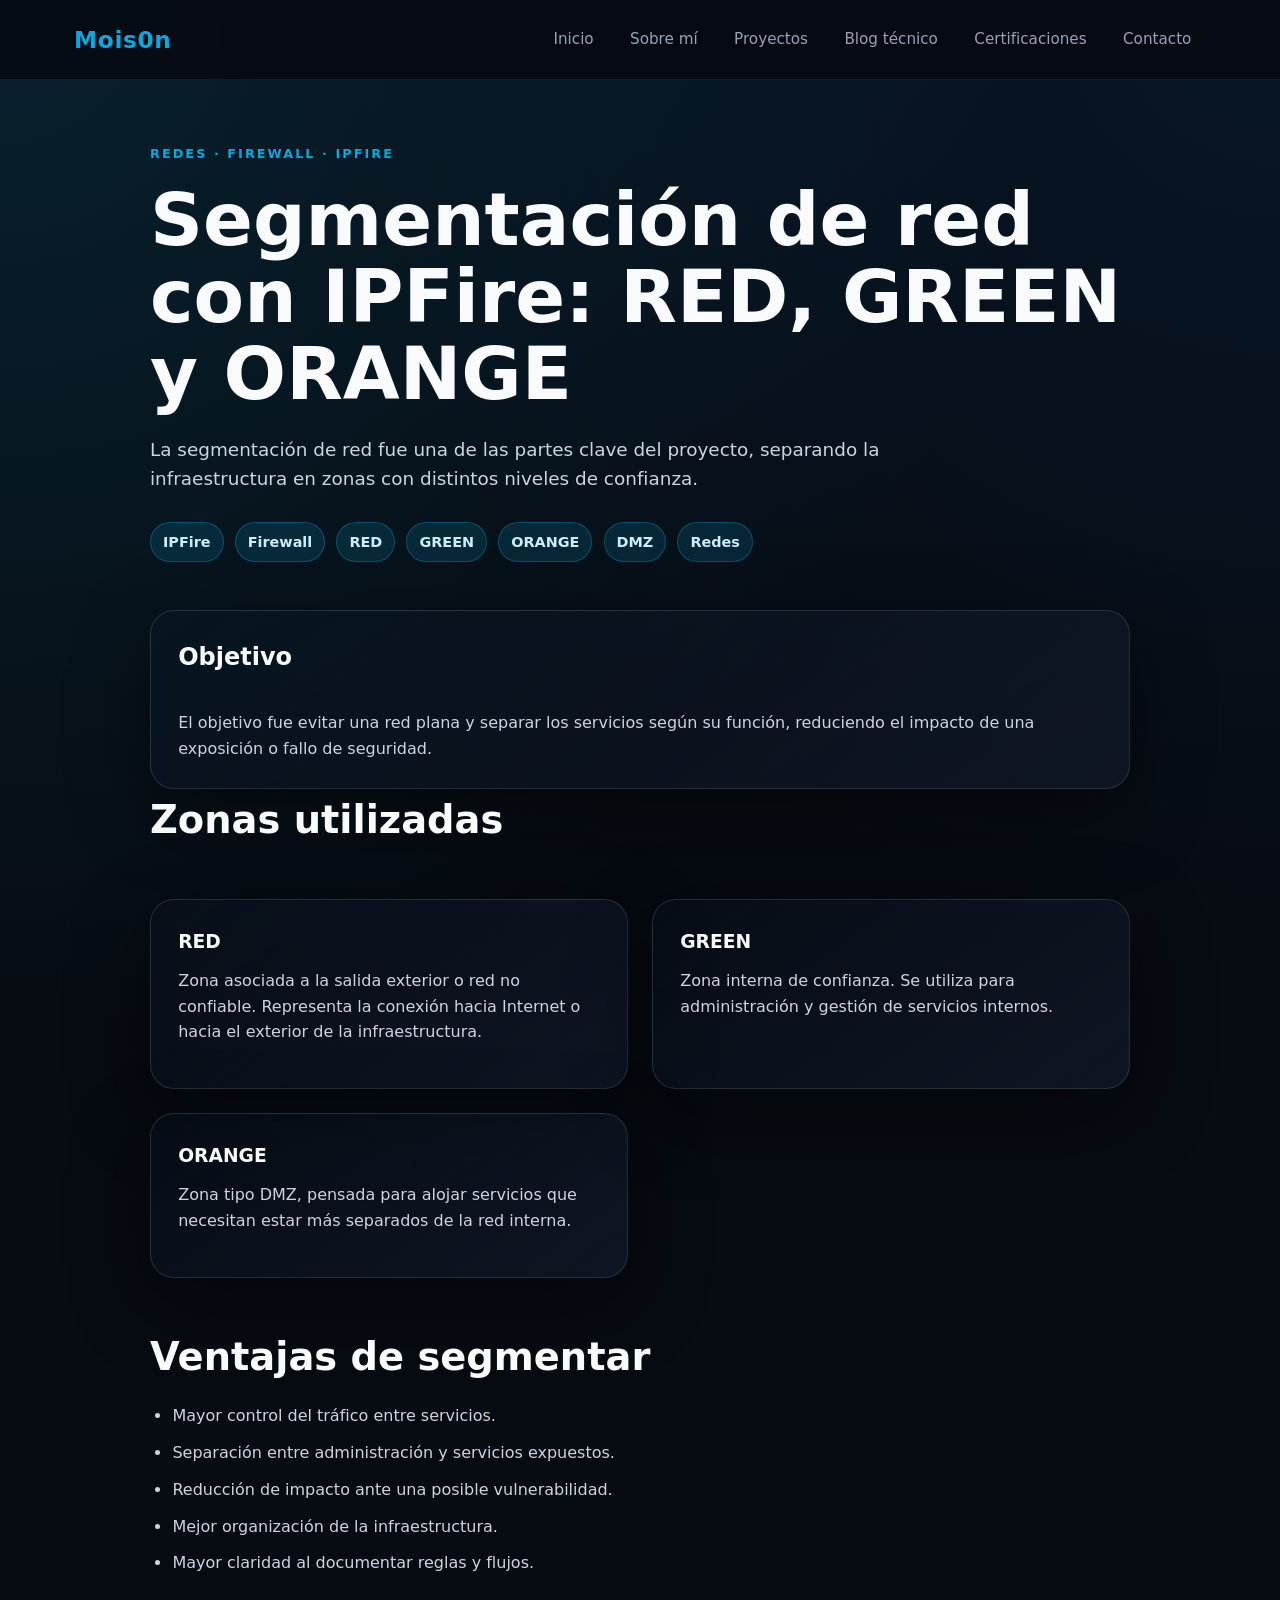
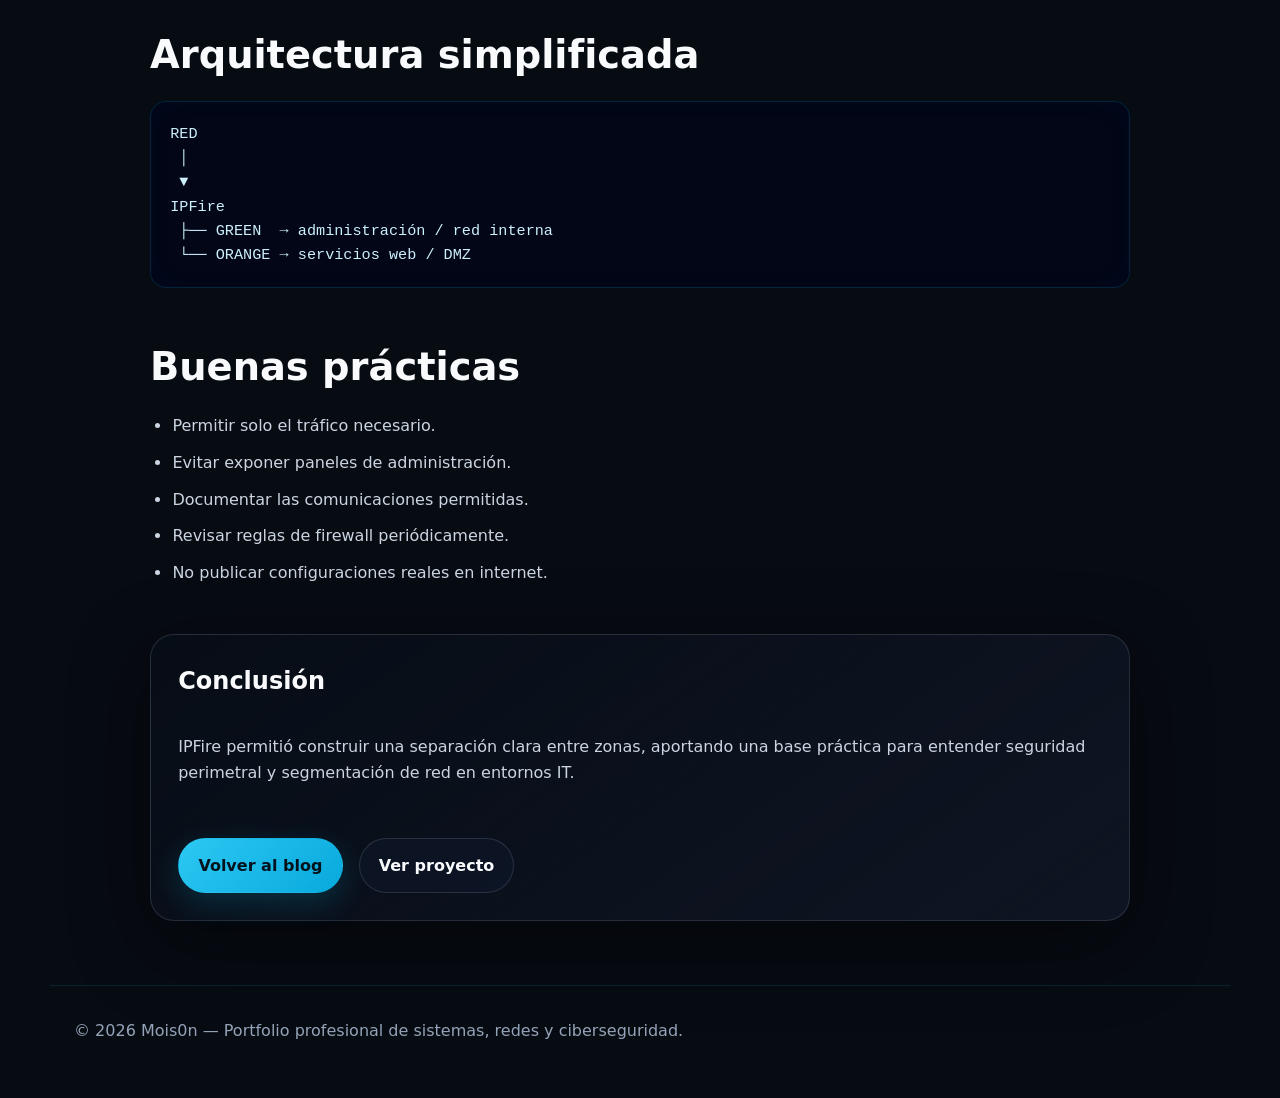
<file: posts/segmentacion-red-ipfire.html>
<!DOCTYPE html>
<html lang="es">
<head>
  <meta charset="UTF-8">
  <meta name="viewport" content="width=device-width, initial-scale=1.0">

  <title>Segmentación de red con IPFire | Mois0n</title>
  <meta name="description" content="Segmentación de red con IPFire mediante zonas RED, GREEN y ORANGE en una infraestructura virtualizada.">

  <link rel="stylesheet" href="../assets/css/styles.css">
</head>
<body>

  <header class="site-header">
    <nav class="navbar">
      <a href="../index.html" class="logo">Mois0n</a>

      <button class="menu-toggle" aria-label="Abrir menú de navegación" aria-expanded="false">
        <span></span>
        <span></span>
        <span></span>
      </button>

      <ul class="nav-links">
        <li><a href="../index.html">Inicio</a></li>
        <li><a href="../sobre-mi.html">Sobre mí</a></li>
        <li><a href="../proyectos.html">Proyectos</a></li>
        <li><a href="../blog.html">Blog técnico</a></li>
        <li><a href="../certificaciones.html">Certificaciones</a></li>
        <li><a href="../contacto.html">Contacto</a></li>
      </ul>
    </nav>
  </header>

  <main>

    <article class="post">

      <header class="post-header">
        <p class="eyebrow">Redes · Firewall · IPFire</p>

        <h1>Segmentación de red con IPFire: RED, GREEN y ORANGE</h1>

        <p class="post-intro">
          La segmentación de red fue una de las partes clave del proyecto, separando la
          infraestructura en zonas con distintos niveles de confianza.
        </p>

        <div class="tech-list">
          <span>IPFire</span>
          <span>Firewall</span>
          <span>RED</span>
          <span>GREEN</span>
          <span>ORANGE</span>
          <span>DMZ</span>
          <span>Redes</span>
        </div>
      </header>

      <section class="callout">
        <h2>Objetivo</h2>

        <p>
          El objetivo fue evitar una red plana y separar los servicios según su función,
          reduciendo el impacto de una exposición o fallo de seguridad.
        </p>
      </section>

      <section class="post-section">
        <h2>Zonas utilizadas</h2>

        <div class="content-grid">
          <article class="content-card">
            <h3>RED</h3>
            <p>
              Zona asociada a la salida exterior o red no confiable. Representa la conexión
              hacia Internet o hacia el exterior de la infraestructura.
            </p>
          </article>

          <article class="content-card">
            <h3>GREEN</h3>
            <p>
              Zona interna de confianza. Se utiliza para administración y gestión de servicios
              internos.
            </p>
          </article>

          <article class="content-card">
            <h3>ORANGE</h3>
            <p>
              Zona tipo DMZ, pensada para alojar servicios que necesitan estar más separados
              de la red interna.
            </p>
          </article>
        </div>
      </section>

      <section class="post-section">
        <h2>Ventajas de segmentar</h2>

        <ul class="post-list">
          <li>Mayor control del tráfico entre servicios.</li>
          <li>Separación entre administración y servicios expuestos.</li>
          <li>Reducción de impacto ante una posible vulnerabilidad.</li>
          <li>Mejor organización de la infraestructura.</li>
          <li>Mayor claridad al documentar reglas y flujos.</li>
        </ul>
      </section>

      <section class="post-section">
        <h2>Arquitectura simplificada</h2>

        <pre class="code-block"><code>RED
 │
 ▼
IPFire
 ├── GREEN  → administración / red interna
 └── ORANGE → servicios web / DMZ</code></pre>
      </section>

      <section class="post-section">
        <h2>Buenas prácticas</h2>

        <ul class="post-list">
          <li>Permitir solo el tráfico necesario.</li>
          <li>Evitar exponer paneles de administración.</li>
          <li>Documentar las comunicaciones permitidas.</li>
          <li>Revisar reglas de firewall periódicamente.</li>
          <li>No publicar configuraciones reales en internet.</li>
        </ul>
      </section>

      <section class="callout">
        <h2>Conclusión</h2>

        <p>
          IPFire permitió construir una separación clara entre zonas, aportando una base
          práctica para entender seguridad perimetral y segmentación de red en entornos IT.
        </p>

        <div class="hero-buttons">
          <a href="../blog.html" class="btn btn-primary">Volver al blog</a>
          <a href="../proyectos/infraestructura-proxmox-ipfire.html" class="btn btn-secondary">Ver proyecto</a>
        </div>
      </section>

    </article>

  </main>

  <footer class="site-footer">
    <p>© 2026 Mois0n — Portfolio profesional de sistemas, redes y ciberseguridad.</p>
  </footer>

  <script src="../assets/js/script.js"></script>
</body>
</html>
</file>
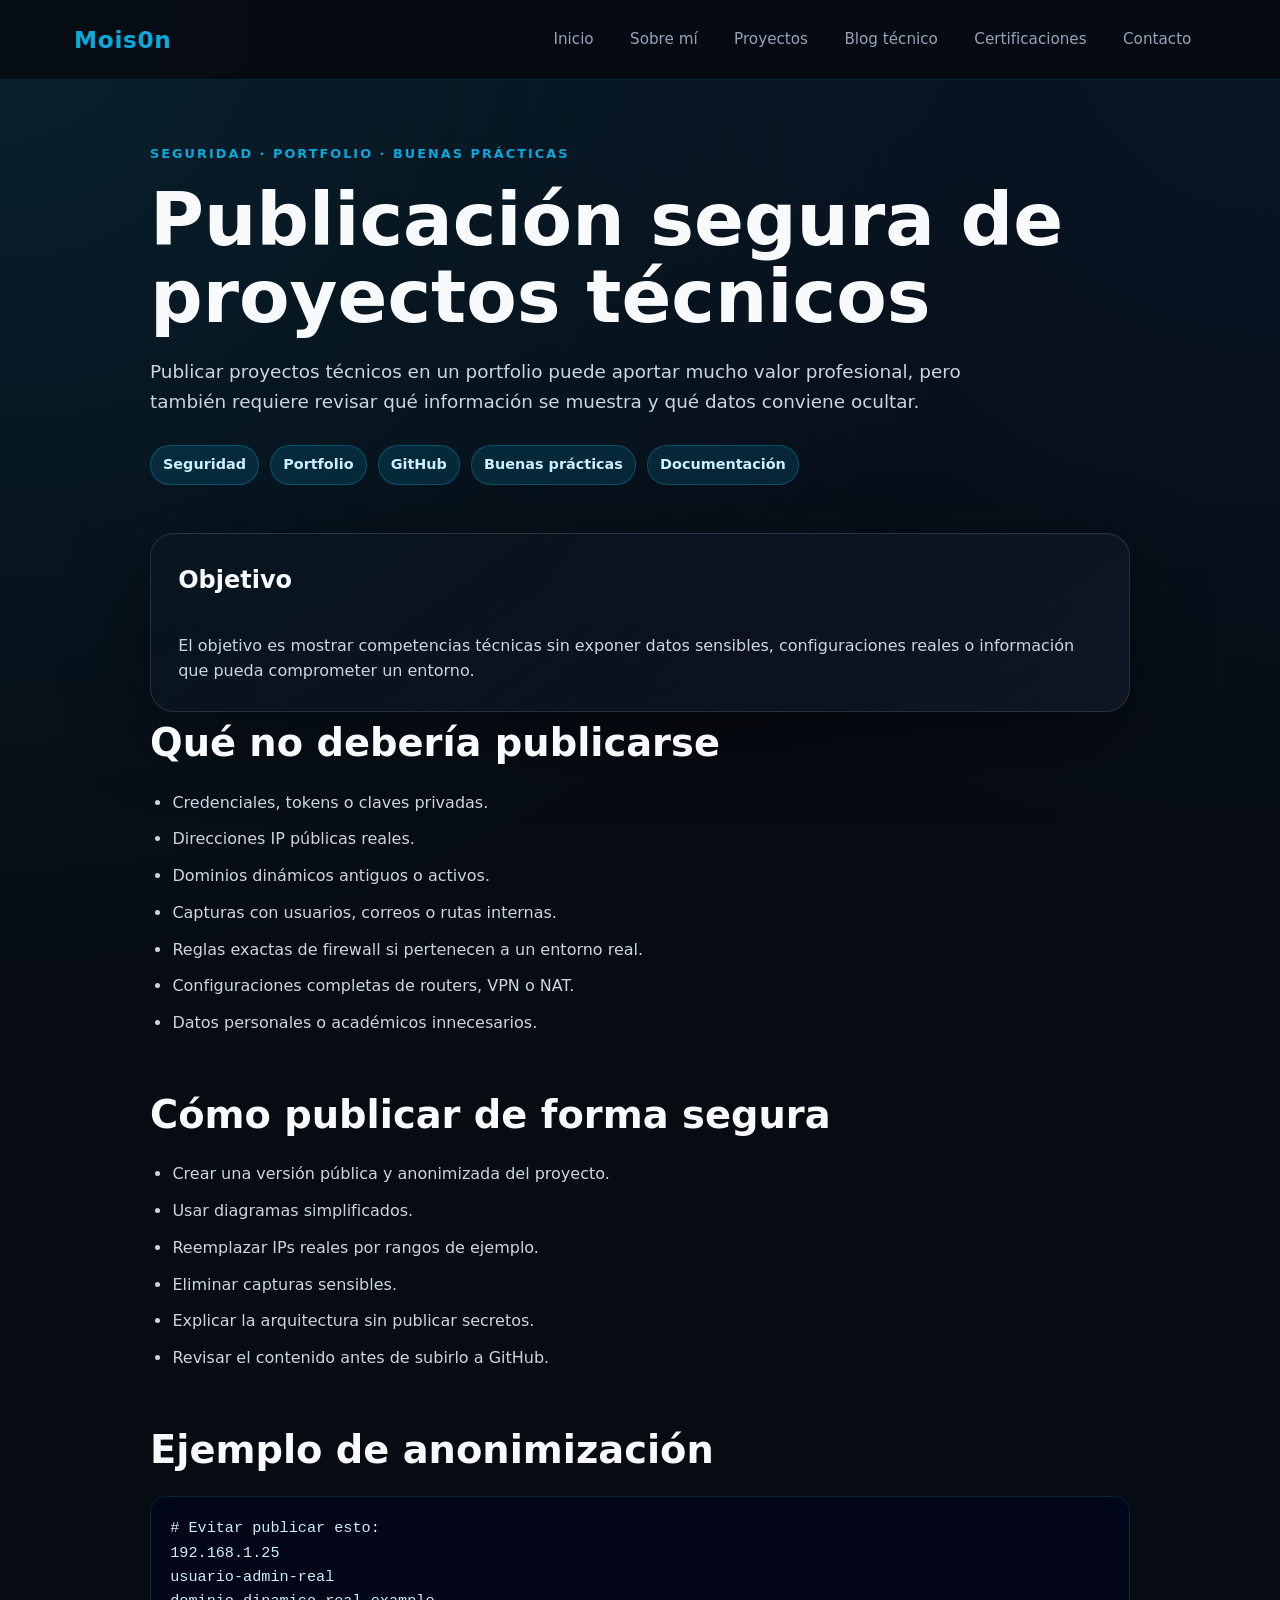
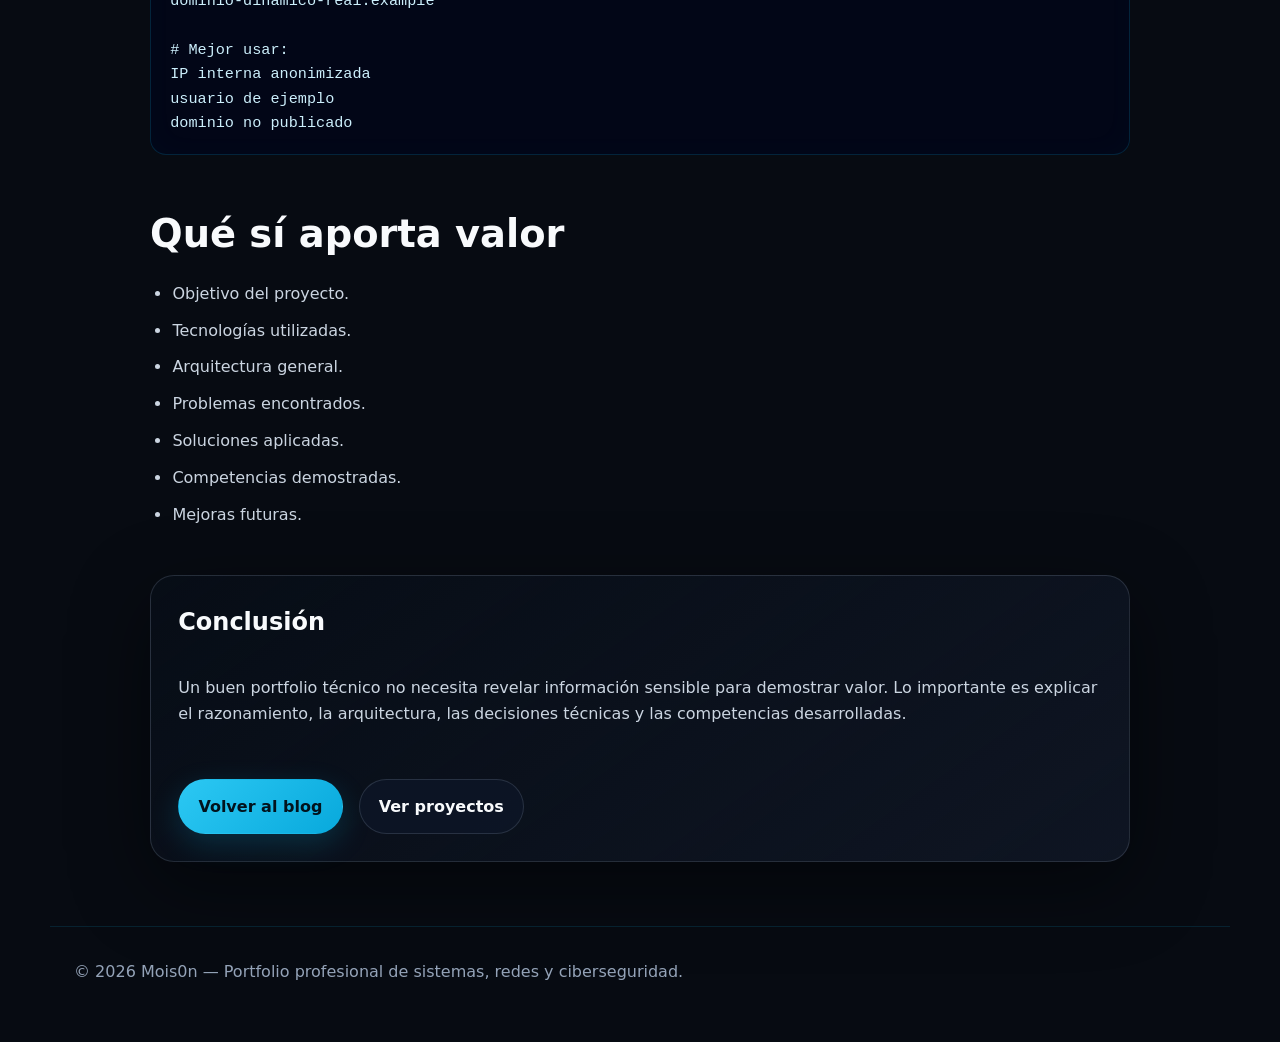
<file: posts/seguridad-publicacion-proyectos.html>
<!DOCTYPE html>
<html lang="es">
<head>
  <meta charset="UTF-8">
  <meta name="viewport" content="width=device-width, initial-scale=1.0">

  <title>Publicación segura de proyectos técnicos | Mois0n</title>
  <meta name="description" content="Buenas prácticas para publicar proyectos técnicos en un portfolio sin exponer información sensible.">

  <link rel="stylesheet" href="../assets/css/styles.css">
</head>
<body>

  <header class="site-header">
    <nav class="navbar">
      <a href="../index.html" class="logo">Mois0n</a>

      <button class="menu-toggle" aria-label="Abrir menú de navegación" aria-expanded="false">
        <span></span>
        <span></span>
        <span></span>
      </button>

      <ul class="nav-links">
        <li><a href="../index.html">Inicio</a></li>
        <li><a href="../sobre-mi.html">Sobre mí</a></li>
        <li><a href="../proyectos.html">Proyectos</a></li>
        <li><a href="../blog.html">Blog técnico</a></li>
        <li><a href="../certificaciones.html">Certificaciones</a></li>
        <li><a href="../contacto.html">Contacto</a></li>
      </ul>
    </nav>
  </header>

  <main>

    <article class="post">

      <header class="post-header">
        <p class="eyebrow">Seguridad · Portfolio · Buenas prácticas</p>

        <h1>Publicación segura de proyectos técnicos</h1>

        <p class="post-intro">
          Publicar proyectos técnicos en un portfolio puede aportar mucho valor profesional,
          pero también requiere revisar qué información se muestra y qué datos conviene ocultar.
        </p>

        <div class="tech-list">
          <span>Seguridad</span>
          <span>Portfolio</span>
          <span>GitHub</span>
          <span>Buenas prácticas</span>
          <span>Documentación</span>
        </div>
      </header>

      <section class="callout">
        <h2>Objetivo</h2>

        <p>
          El objetivo es mostrar competencias técnicas sin exponer datos sensibles,
          configuraciones reales o información que pueda comprometer un entorno.
        </p>
      </section>

      <section class="post-section">
        <h2>Qué no debería publicarse</h2>

        <ul class="post-list">
          <li>Credenciales, tokens o claves privadas.</li>
          <li>Direcciones IP públicas reales.</li>
          <li>Dominios dinámicos antiguos o activos.</li>
          <li>Capturas con usuarios, correos o rutas internas.</li>
          <li>Reglas exactas de firewall si pertenecen a un entorno real.</li>
          <li>Configuraciones completas de routers, VPN o NAT.</li>
          <li>Datos personales o académicos innecesarios.</li>
        </ul>
      </section>

      <section class="post-section">
        <h2>Cómo publicar de forma segura</h2>

        <ul class="post-list">
          <li>Crear una versión pública y anonimizada del proyecto.</li>
          <li>Usar diagramas simplificados.</li>
          <li>Reemplazar IPs reales por rangos de ejemplo.</li>
          <li>Eliminar capturas sensibles.</li>
          <li>Explicar la arquitectura sin publicar secretos.</li>
          <li>Revisar el contenido antes de subirlo a GitHub.</li>
        </ul>
      </section>

      <section class="post-section">
        <h2>Ejemplo de anonimización</h2>

        <pre class="code-block"><code># Evitar publicar esto:
192.168.1.25
usuario-admin-real
dominio-dinamico-real.example

# Mejor usar:
IP interna anonimizada
usuario de ejemplo
dominio no publicado</code></pre>
      </section>

      <section class="post-section">
        <h2>Qué sí aporta valor</h2>

        <ul class="post-list">
          <li>Objetivo del proyecto.</li>
          <li>Tecnologías utilizadas.</li>
          <li>Arquitectura general.</li>
          <li>Problemas encontrados.</li>
          <li>Soluciones aplicadas.</li>
          <li>Competencias demostradas.</li>
          <li>Mejoras futuras.</li>
        </ul>
      </section>

      <section class="callout">
        <h2>Conclusión</h2>

        <p>
          Un buen portfolio técnico no necesita revelar información sensible para demostrar
          valor. Lo importante es explicar el razonamiento, la arquitectura, las decisiones
          técnicas y las competencias desarrolladas.
        </p>

        <div class="hero-buttons">
          <a href="../blog.html" class="btn btn-primary">Volver al blog</a>
          <a href="../proyectos.html" class="btn btn-secondary">Ver proyectos</a>
        </div>
      </section>

    </article>

  </main>

  <footer class="site-footer">
    <p>© 2026 Mois0n — Portfolio profesional de sistemas, redes y ciberseguridad.</p>
  </footer>

  <script src="../assets/js/script.js"></script>
</body>
</html>
</file>
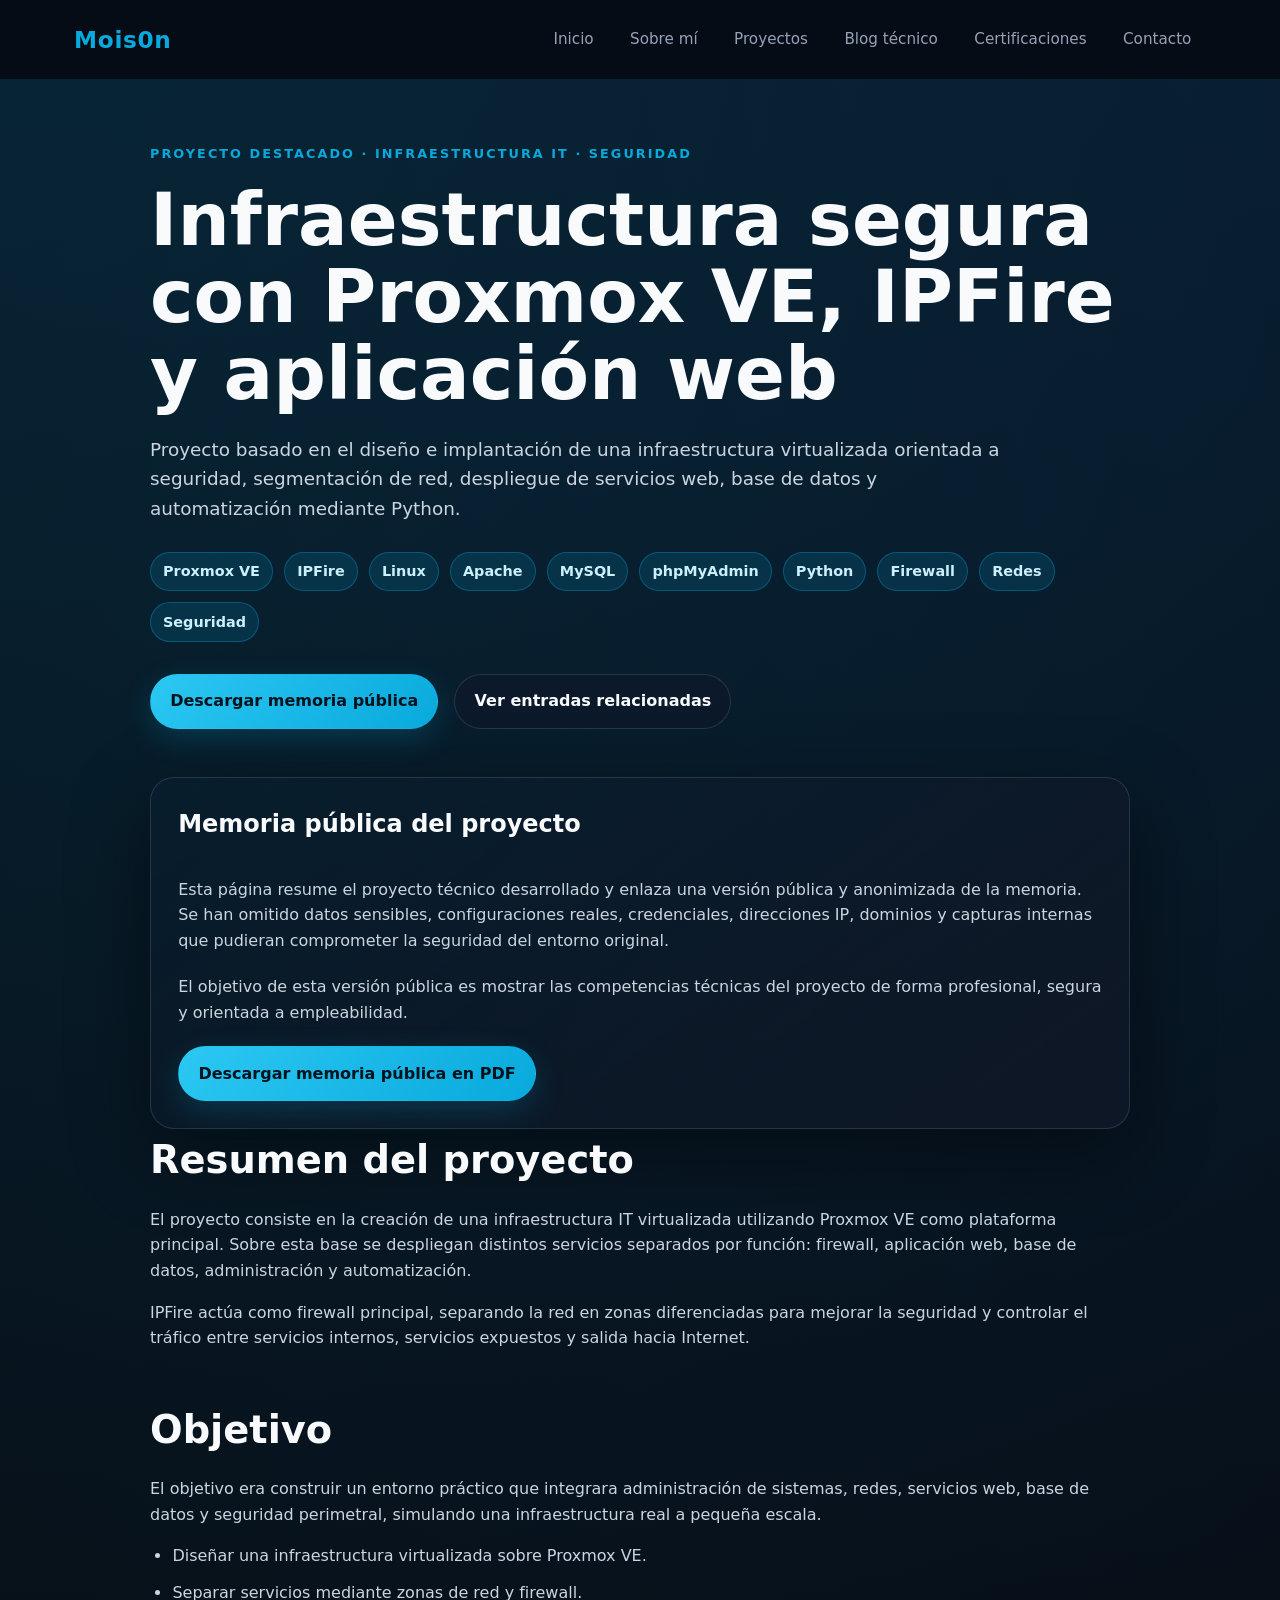
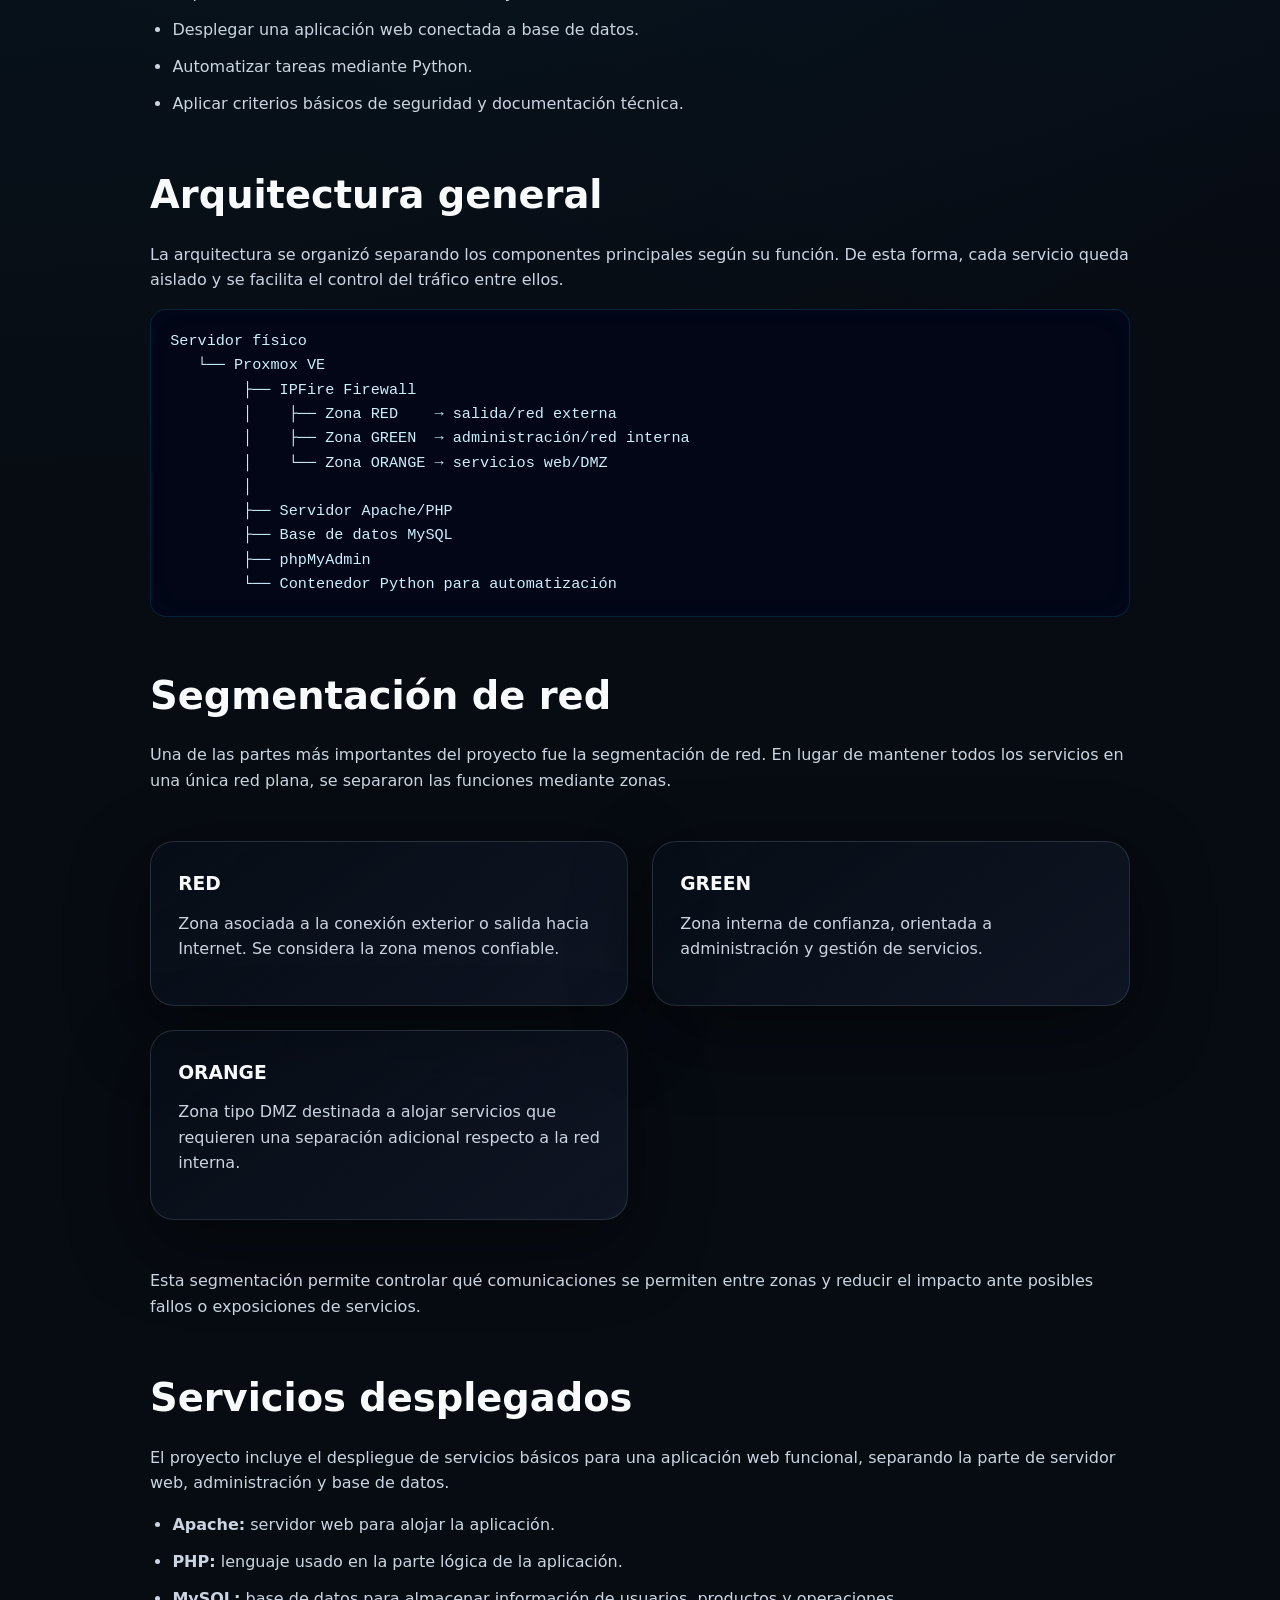
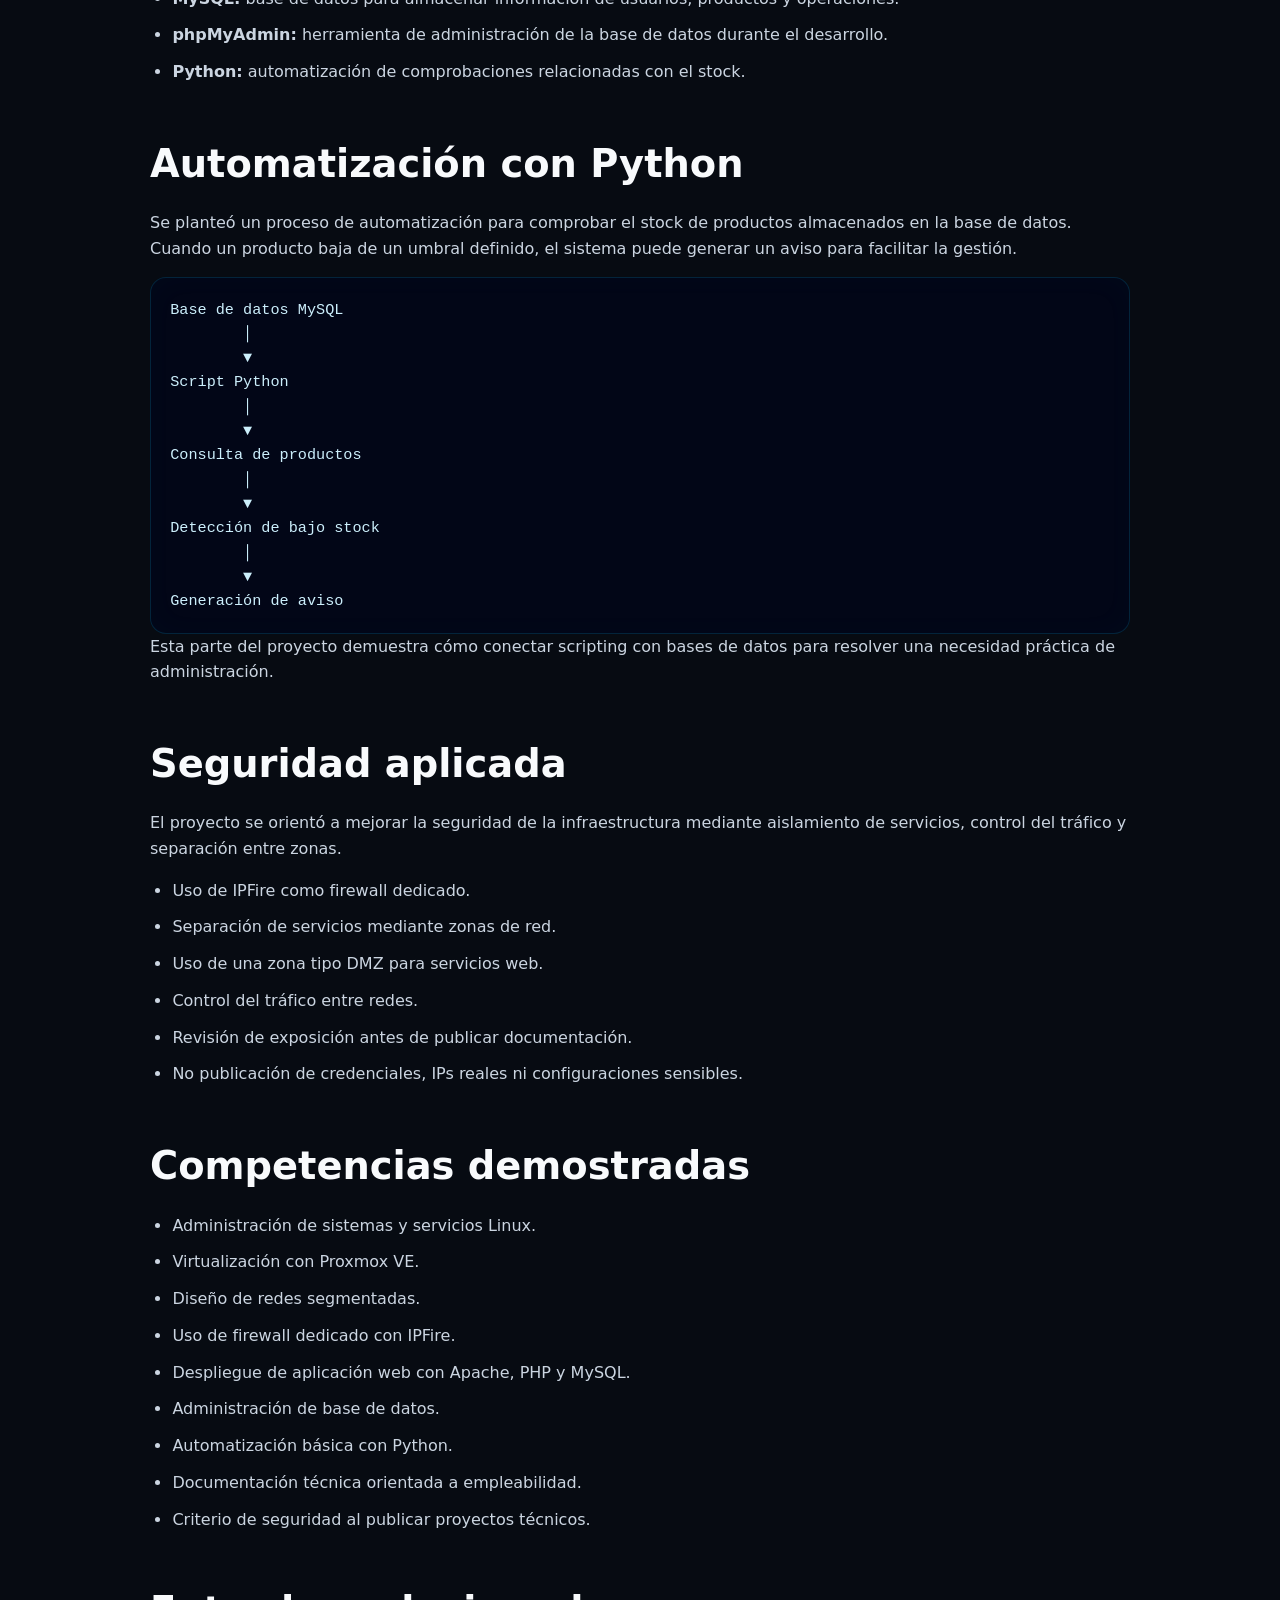
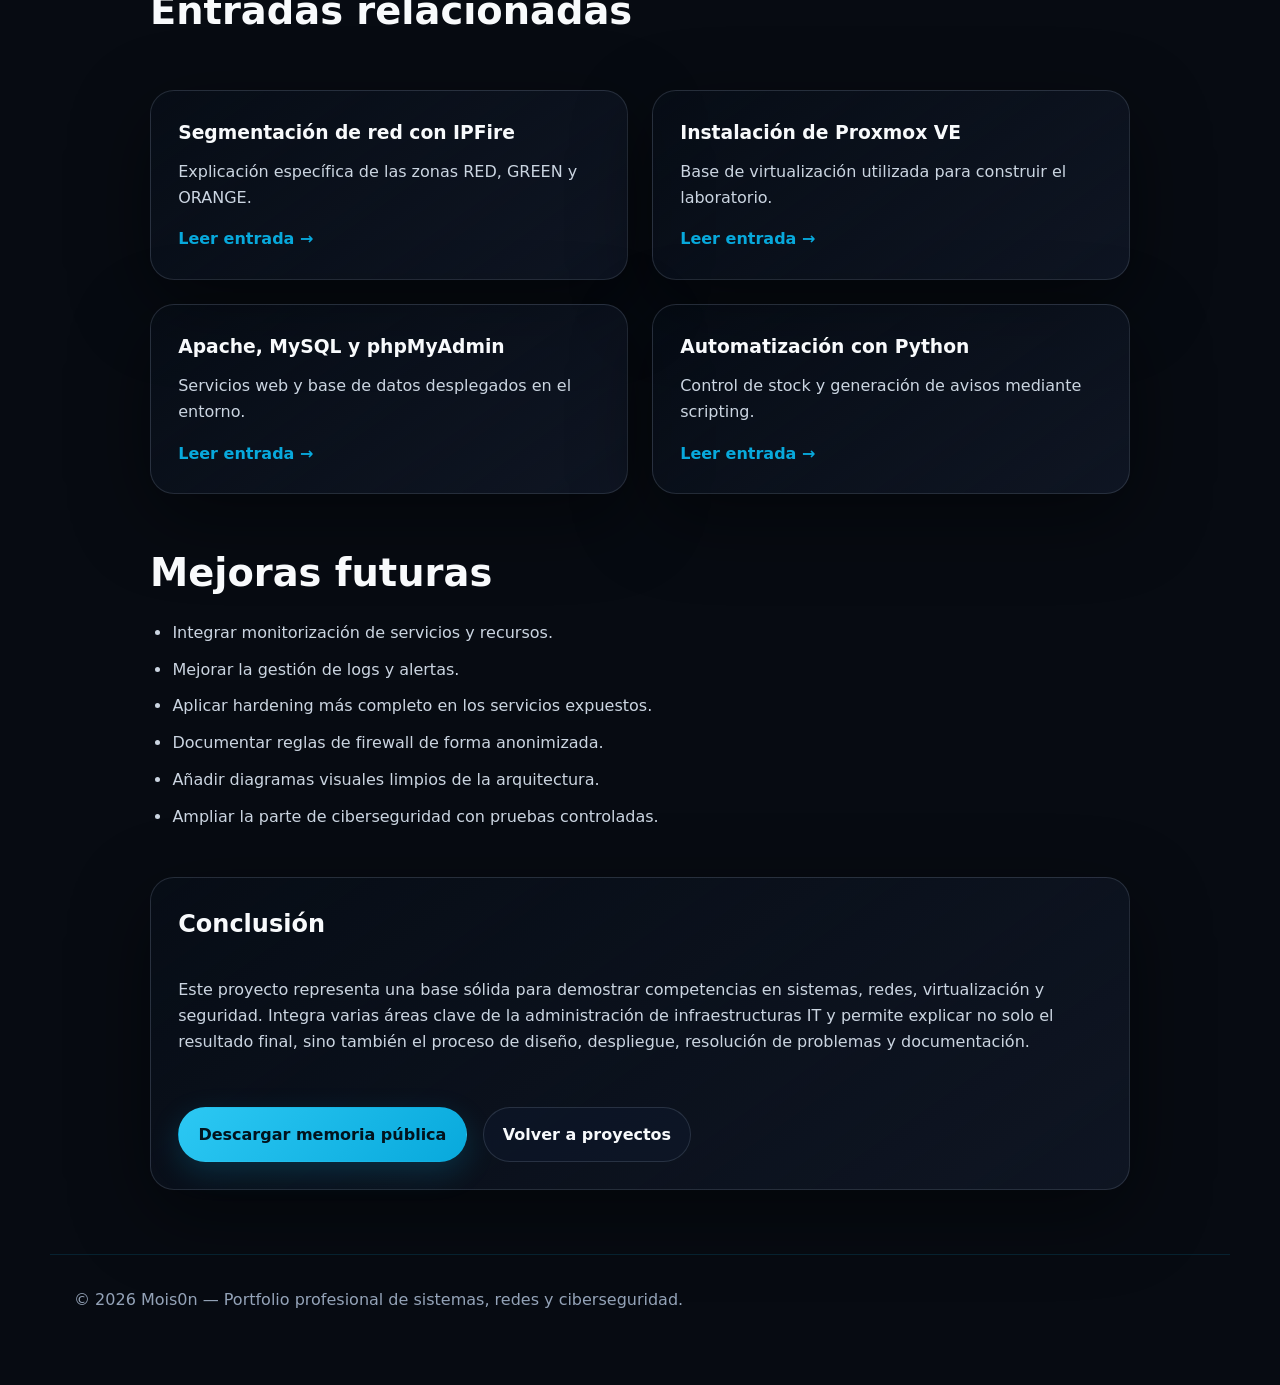
<file: proyectos/infraestructura-proxmox-ipfire.html>
<!DOCTYPE html>
<html lang="es">
<head>
  <meta charset="UTF-8">
  <meta name="viewport" content="width=device-width, initial-scale=1.0">

  <title>Infraestructura segura con Proxmox e IPFire | Mois0n</title>
  <meta name="description" content="Proyecto de infraestructura segura con Proxmox VE, IPFire, aplicación web, base de datos, automatización con Python y segmentación de red.">

  <link rel="stylesheet" href="../assets/css/styles.css">
</head>
<body>

  <header class="site-header">
    <nav class="navbar">
      <a href="../index.html" class="logo">Mois0n</a>

      <button class="menu-toggle" aria-label="Abrir menú de navegación" aria-expanded="false">
        <span></span>
        <span></span>
        <span></span>
      </button>

      <ul class="nav-links">
        <li><a href="../index.html">Inicio</a></li>
        <li><a href="../sobre-mi.html">Sobre mí</a></li>
        <li><a href="../proyectos.html">Proyectos</a></li>
        <li><a href="../blog.html">Blog técnico</a></li>
        <li><a href="../certificaciones.html">Certificaciones</a></li>
        <li><a href="../contacto.html">Contacto</a></li>
      </ul>
    </nav>
  </header>

  <main>

    <article class="post">

      <header class="post-header">
        <p class="eyebrow">Proyecto destacado · Infraestructura IT · Seguridad</p>

        <h1>Infraestructura segura con Proxmox VE, IPFire y aplicación web</h1>

        <p class="post-intro">
          Proyecto basado en el diseño e implantación de una infraestructura virtualizada
          orientada a seguridad, segmentación de red, despliegue de servicios web,
          base de datos y automatización mediante Python.
        </p>

        <div class="tech-list">
          <span>Proxmox VE</span>
          <span>IPFire</span>
          <span>Linux</span>
          <span>Apache</span>
          <span>MySQL</span>
          <span>phpMyAdmin</span>
          <span>Python</span>
          <span>Firewall</span>
          <span>Redes</span>
          <span>Seguridad</span>
        </div>

        <div class="hero-buttons">
          <a href="../assets/pdf/proyectos/memoria-publica-proxmox-ipfire-mois0n.pdf" class="btn btn-primary" target="_blank" rel="noopener noreferrer">
            Descargar memoria pública
          </a>

          <a href="../blog.html" class="btn btn-secondary">
            Ver entradas relacionadas
          </a>
        </div>
      </header>

      <section class="callout">
        <h2>Memoria pública del proyecto</h2>

        <p>
          Esta página resume el proyecto técnico desarrollado y enlaza una versión pública
          y anonimizada de la memoria. Se han omitido datos sensibles, configuraciones reales,
          credenciales, direcciones IP, dominios y capturas internas que pudieran comprometer
          la seguridad del entorno original.
        </p>

        <p>
          El objetivo de esta versión pública es mostrar las competencias técnicas del proyecto
          de forma profesional, segura y orientada a empleabilidad.
        </p>

        <a href="../assets/pdf/proyectos/memoria-publica-proxmox-ipfire-mois0n.pdf" class="btn btn-primary" target="_blank" rel="noopener noreferrer">
          Descargar memoria pública en PDF
        </a>
      </section>

      <section class="post-section">
        <h2>Resumen del proyecto</h2>

        <p>
          El proyecto consiste en la creación de una infraestructura IT virtualizada utilizando
          Proxmox VE como plataforma principal. Sobre esta base se despliegan distintos servicios
          separados por función: firewall, aplicación web, base de datos, administración y
          automatización.
        </p>

        <p>
          IPFire actúa como firewall principal, separando la red en zonas diferenciadas para
          mejorar la seguridad y controlar el tráfico entre servicios internos, servicios
          expuestos y salida hacia Internet.
        </p>
      </section>

      <section class="post-section">
        <h2>Objetivo</h2>

        <p>
          El objetivo era construir un entorno práctico que integrara administración de sistemas,
          redes, servicios web, base de datos y seguridad perimetral, simulando una infraestructura
          real a pequeña escala.
        </p>

        <ul class="post-list">
          <li>Diseñar una infraestructura virtualizada sobre Proxmox VE.</li>
          <li>Separar servicios mediante zonas de red y firewall.</li>
          <li>Desplegar una aplicación web conectada a base de datos.</li>
          <li>Automatizar tareas mediante Python.</li>
          <li>Aplicar criterios básicos de seguridad y documentación técnica.</li>
        </ul>
      </section>

      <section class="post-section">
        <h2>Arquitectura general</h2>

        <p>
          La arquitectura se organizó separando los componentes principales según su función.
          De esta forma, cada servicio queda aislado y se facilita el control del tráfico entre ellos.
        </p>

        <pre class="code-block"><code>Servidor físico
   └── Proxmox VE
        ├── IPFire Firewall
        │    ├── Zona RED    → salida/red externa
        │    ├── Zona GREEN  → administración/red interna
        │    └── Zona ORANGE → servicios web/DMZ
        │
        ├── Servidor Apache/PHP
        ├── Base de datos MySQL
        ├── phpMyAdmin
        └── Contenedor Python para automatización</code></pre>
      </section>

      <section class="post-section">
        <h2>Segmentación de red</h2>

        <p>
          Una de las partes más importantes del proyecto fue la segmentación de red.
          En lugar de mantener todos los servicios en una única red plana, se separaron
          las funciones mediante zonas.
        </p>

        <div class="content-grid">
          <article class="content-card">
            <h3>RED</h3>
            <p>
              Zona asociada a la conexión exterior o salida hacia Internet. Se considera
              la zona menos confiable.
            </p>
          </article>

          <article class="content-card">
            <h3>GREEN</h3>
            <p>
              Zona interna de confianza, orientada a administración y gestión de servicios.
            </p>
          </article>

          <article class="content-card">
            <h3>ORANGE</h3>
            <p>
              Zona tipo DMZ destinada a alojar servicios que requieren una separación
              adicional respecto a la red interna.
            </p>
          </article>
        </div>

        <p>
          Esta segmentación permite controlar qué comunicaciones se permiten entre zonas
          y reducir el impacto ante posibles fallos o exposiciones de servicios.
        </p>
      </section>

      <section class="post-section">
        <h2>Servicios desplegados</h2>

        <p>
          El proyecto incluye el despliegue de servicios básicos para una aplicación web
          funcional, separando la parte de servidor web, administración y base de datos.
        </p>

        <ul class="post-list">
          <li><strong>Apache:</strong> servidor web para alojar la aplicación.</li>
          <li><strong>PHP:</strong> lenguaje usado en la parte lógica de la aplicación.</li>
          <li><strong>MySQL:</strong> base de datos para almacenar información de usuarios, productos y operaciones.</li>
          <li><strong>phpMyAdmin:</strong> herramienta de administración de la base de datos durante el desarrollo.</li>
          <li><strong>Python:</strong> automatización de comprobaciones relacionadas con el stock.</li>
        </ul>
      </section>

      <section class="post-section">
        <h2>Automatización con Python</h2>

        <p>
          Se planteó un proceso de automatización para comprobar el stock de productos
          almacenados en la base de datos. Cuando un producto baja de un umbral definido,
          el sistema puede generar un aviso para facilitar la gestión.
        </p>

        <pre class="code-block"><code>Base de datos MySQL
        │
        ▼
Script Python
        │
        ▼
Consulta de productos
        │
        ▼
Detección de bajo stock
        │
        ▼
Generación de aviso</code></pre>

        <p>
          Esta parte del proyecto demuestra cómo conectar scripting con bases de datos
          para resolver una necesidad práctica de administración.
        </p>
      </section>

      <section class="post-section">
        <h2>Seguridad aplicada</h2>

        <p>
          El proyecto se orientó a mejorar la seguridad de la infraestructura mediante
          aislamiento de servicios, control del tráfico y separación entre zonas.
        </p>

        <ul class="post-list">
          <li>Uso de IPFire como firewall dedicado.</li>
          <li>Separación de servicios mediante zonas de red.</li>
          <li>Uso de una zona tipo DMZ para servicios web.</li>
          <li>Control del tráfico entre redes.</li>
          <li>Revisión de exposición antes de publicar documentación.</li>
          <li>No publicación de credenciales, IPs reales ni configuraciones sensibles.</li>
        </ul>
      </section>

      <section class="post-section">
        <h2>Competencias demostradas</h2>

        <ul class="post-list">
          <li>Administración de sistemas y servicios Linux.</li>
          <li>Virtualización con Proxmox VE.</li>
          <li>Diseño de redes segmentadas.</li>
          <li>Uso de firewall dedicado con IPFire.</li>
          <li>Despliegue de aplicación web con Apache, PHP y MySQL.</li>
          <li>Administración de base de datos.</li>
          <li>Automatización básica con Python.</li>
          <li>Documentación técnica orientada a empleabilidad.</li>
          <li>Criterio de seguridad al publicar proyectos técnicos.</li>
        </ul>
      </section>

      <section class="post-section">
        <h2>Entradas relacionadas</h2>

        <div class="content-grid">
          <article class="content-card">
            <h3>Segmentación de red con IPFire</h3>
            <p>Explicación específica de las zonas RED, GREEN y ORANGE.</p>
            <a href="../posts/segmentacion-red-ipfire.html" class="project-link">Leer entrada →</a>
          </article>

          <article class="content-card">
            <h3>Instalación de Proxmox VE</h3>
            <p>Base de virtualización utilizada para construir el laboratorio.</p>
            <a href="../posts/instalacion-proxmox-ve.html" class="project-link">Leer entrada →</a>
          </article>

          <article class="content-card">
            <h3>Apache, MySQL y phpMyAdmin</h3>
            <p>Servicios web y base de datos desplegados en el entorno.</p>
            <a href="../posts/despliegue-apache-mysql-phpmyadmin.html" class="project-link">Leer entrada →</a>
          </article>

          <article class="content-card">
            <h3>Automatización con Python</h3>
            <p>Control de stock y generación de avisos mediante scripting.</p>
            <a href="../posts/automatizacion-stock-python.html" class="project-link">Leer entrada →</a>
          </article>
        </div>
      </section>

      <section class="post-section">
        <h2>Mejoras futuras</h2>

        <ul class="post-list">
          <li>Integrar monitorización de servicios y recursos.</li>
          <li>Mejorar la gestión de logs y alertas.</li>
          <li>Aplicar hardening más completo en los servicios expuestos.</li>
          <li>Documentar reglas de firewall de forma anonimizada.</li>
          <li>Añadir diagramas visuales limpios de la arquitectura.</li>
          <li>Ampliar la parte de ciberseguridad con pruebas controladas.</li>
        </ul>
      </section>

      <section class="callout">
        <h2>Conclusión</h2>

        <p>
          Este proyecto representa una base sólida para demostrar competencias en sistemas,
          redes, virtualización y seguridad. Integra varias áreas clave de la administración
          de infraestructuras IT y permite explicar no solo el resultado final, sino también
          el proceso de diseño, despliegue, resolución de problemas y documentación.
        </p>

        <div class="hero-buttons">
          <a href="../assets/pdf/proyectos/memoria-publica-proxmox-ipfire-mois0n.pdf" class="btn btn-primary" target="_blank" rel="noopener noreferrer">
            Descargar memoria pública
          </a>

          <a href="../proyectos.html" class="btn btn-secondary">
            Volver a proyectos
          </a>
        </div>
      </section>

    </article>

  </main>

  <footer class="site-footer">
    <p>© 2026 Mois0n — Portfolio profesional de sistemas, redes y ciberseguridad.</p>
  </footer>

  <script src="../assets/js/script.js"></script>
</body>
</html>
</file>
<file: assets/css/styles.css>
/* ==========================================================
   MOIS0N
   ESTILOS GENERALES DEL PORTFOLIO

   Identidad visual:
   Sistemas · Redes · Ciberseguridad

   Paleta:
   Fondo principal:  #070B12
   Fondo secundario: #0D1320
   Tarjetas:         #111827
   Azul Mois0n:      #0A2C51
   Cian Mois0n:      #08A9DC
   Cian claro:       #2CC8F3
   ========================================================== */


/* ==========================================================
   VARIABLES
   ========================================================== */

:root {

  --bg-main: #070b12;
  --bg-secondary: #0d1320;
  --bg-card: #111827;

  --text-main: #f8fafc;
  --text-secondary: #cbd5e1;
  --text-muted: #94a3b8;

  --brand-blue: #0a2c51;
  --brand-blue-light: #124f83;

  --accent: #08a9dc;
  --accent-light: #2cc8f3;

  --accent-soft: rgba(8, 169, 220, 0.15);
  --accent-soft-strong: rgba(8, 169, 220, 0.22);

  --accent-border: rgba(8, 169, 220, 0.32);
  --accent-border-strong: rgba(8, 169, 220, 0.48);

  --accent-text: #cceffc;

  --border: rgba(148, 163, 184, 0.2);

  --shadow:
    0 24px 80px rgba(0, 0, 0, 0.45);

}


/* ==========================================================
   RESET
   ========================================================== */

* {
  box-sizing: border-box;
  margin: 0;
  padding: 0;
}


html {
  scroll-behavior: smooth;
}


body {

  font-family:
    system-ui,
    -apple-system,
    BlinkMacSystemFont,
    "Segoe UI",
    sans-serif;

  background:

    radial-gradient(
      circle at top left,
      rgba(8, 169, 220, 0.14),
      transparent 35%
    ),

    radial-gradient(
      circle at top right,
      rgba(10, 44, 81, 0.34),
      transparent 32%
    ),

    var(--bg-main);

  color: var(--text-main);

  line-height: 1.6;

  min-height: 100vh;

}


a {
  color: inherit;
  text-decoration: none;
}


img {
  max-width: 100%;
}


/* ==========================================================
   CABECERA
   ========================================================== */

.site-header {

  position: sticky;

  top: 0;

  z-index: 100;

  background:
    rgba(7, 11, 18, 0.9);

  backdrop-filter:
    blur(18px);

  border-bottom:
    1px solid rgba(8, 169, 220, 0.14);

}


/* ==========================================================
   NAVEGACIÓN
   ========================================================== */

.navbar {

  max-width: 1180px;

  margin: 0 auto;

  padding:
    1.1rem
    1.5rem;

  display: flex;

  align-items: center;

  justify-content: space-between;

  gap: 1.5rem;

  position: relative;

}


/* ==========================================================
   LOGO TEXTO
   ========================================================== */

.logo {

  font-size: 1.45rem;

  font-weight: 900;

  letter-spacing: 0.03em;

  color: var(--accent);

  transition:
    color 0.2s ease,
    text-shadow 0.2s ease;

}


.logo:hover {

  color: var(--accent-light);

  text-shadow:
    0 0 22px
    rgba(8, 169, 220, 0.38);

}


/* ==========================================================
   MENÚ
   ========================================================== */

.nav-links {

  list-style: none;

  display: flex;

  align-items: center;

  gap: 0.45rem;

  color: var(--text-muted);

  font-size: 0.95rem;

}


.nav-links a {

  display: inline-flex;

  align-items: center;

  justify-content: center;

  padding:
    0.55rem
    0.85rem;

  border-radius:
    999px;

  border:
    1px solid
    transparent;

  transition:

    color 0.2s ease,

    background 0.2s ease,

    border-color 0.2s ease,

    transform 0.2s ease;

}


.nav-links a:hover {

  color: var(--text-main);

  background:
    rgba(8, 169, 220, 0.1);

  border-color:
    rgba(8, 169, 220, 0.34);

  transform:
    translateY(-1px);

}


.nav-links a:focus-visible {

  outline:
    2px solid
    var(--accent);

  outline-offset:
    3px;

}


/* ==========================================================
   BOTÓN MENÚ MÓVIL
   ========================================================== */

.menu-toggle {

  display: none;

  width: 44px;

  height: 44px;

  border:
    1px solid
    var(--border);

  border-radius:
    0.9rem;

  background:
    rgba(15, 23, 42, 0.75);

  cursor: pointer;

  align-items: center;

  justify-content: center;

  flex-direction: column;

  gap: 5px;

  transition:

    border-color 0.2s ease,

    background 0.2s ease;

}


.menu-toggle:hover {

  border-color:
    var(--accent-border-strong);

  background:
    rgba(8, 169, 220, 0.1);

}


.menu-toggle span {

  display: block;

  width: 22px;

  height: 2px;

  background:
    var(--text-main);

  border-radius:
    999px;

  transition:

    transform 0.25s ease,

    opacity 0.25s ease;

}


.menu-toggle.active span:nth-child(1) {

  transform:
    translateY(7px)
    rotate(45deg);

}


.menu-toggle.active span:nth-child(2) {

  opacity: 0;

}


.menu-toggle.active span:nth-child(3) {

  transform:
    translateY(-7px)
    rotate(-45deg);

}


/* ==========================================================
   CONTENIDO PRINCIPAL
   ========================================================== */

main {

  max-width: 1180px;

  margin:
    0 auto;

  padding:
    4rem
    1.5rem;

}


/* ==========================================================
   HERO ORIGINAL
   ========================================================== */

.hero {

  display: grid;

  grid-template-columns:
    1.3fr
    0.7fr;

  align-items:
    center;

  gap:
    3rem;

  min-height:
    70vh;

}


/* ==========================================================
   ETIQUETAS
   ========================================================== */

.eyebrow,
.section-label {

  color:
    var(--accent);

  text-transform:
    uppercase;

  letter-spacing:
    0.16em;

  font-size:
    0.8rem;

  font-weight:
    800;

  margin-bottom:
    1rem;

}


/* ==========================================================
   HERO TEXTOS
   ========================================================== */

.hero h1 {

  font-size:
    clamp(
      2.8rem,
      7vw,
      5.8rem
    );

  line-height:
    1;

  margin-bottom:
    1rem;

}


.hero h1 span {

  color:
    var(--accent);

}


.hero h2 {

  font-size:
    clamp(
      1.2rem,
      3vw,
      1.8rem
    );

  color:
    var(--text-muted);

  margin-bottom:
    1.5rem;

  font-weight:
    600;

}


.hero-description {

  max-width:
    720px;

  font-size:
    1.08rem;

  color:
    var(--text-secondary);

  margin-bottom:
    1rem;

}


.hero-description.secondary {

  color:
    var(--text-muted);

}


/* ==========================================================
   DISPONIBILIDAD
   ========================================================== */

.availability-box {

  max-width:
    760px;

  margin-top:
    1.6rem;

  padding:
    1rem
    1.2rem;

  background:
    rgba(8, 169, 220, 0.09);

  border:
    1px solid
    var(--accent-border);

  border-radius:
    1rem;

}


.availability-box strong {

  display:
    block;

  color:
    var(--accent-text);

  margin-bottom:
    0.4rem;

  font-size:
    1rem;

}


.availability-box p {

  color:
    var(--text-secondary);

  margin:
    0;

}


/* ==========================================================
   BOTONES GENERALES
   ========================================================== */

.hero-buttons {

  display:
    flex;

  flex-wrap:
    wrap;

  gap:
    1rem;

  margin-top:
    2rem;

}


.btn {

  display:
    inline-flex;

  align-items:
    center;

  justify-content:
    center;

  padding:
    0.85rem
    1.2rem;

  border-radius:
    999px;

  font-weight:
    750;

  border:
    1px solid
    transparent;

  transition:

    transform 0.2s ease,

    border-color 0.2s ease,

    background 0.2s ease,

    box-shadow 0.2s ease;

}


.btn:hover {

  transform:
    translateY(-2px);

}


.btn-primary {

  background:
    linear-gradient(
      135deg,
      var(--accent-light),
      var(--accent)
    );

  color:
    #02131d;

  box-shadow:
    0 10px 30px
    rgba(8, 169, 220, 0.2);

}


.btn-primary:hover {

  box-shadow:
    0 15px 38px
    rgba(8, 169, 220, 0.34);

}


.btn-secondary {

  border-color:
    var(--border);

  background:
    rgba(15, 23, 42, 0.65);

  color:
    var(--text-main);

}


.btn-secondary:hover {

  border-color:
    var(--accent);

  background:
    var(--accent-soft);

}


/* ==========================================================
   TARJETA FOTO HERO
   ========================================================== */

.hero-card {

  background:

    linear-gradient(
      145deg,
      rgba(8, 169, 220, 0.22),
      rgba(10, 44, 81, 0.26)
    );

  border:
    1px solid
    var(--accent-border);

  border-radius:
    2rem;

  padding:
    0.8rem;

  box-shadow:
    var(--shadow);

}


.hero-card img {

  display:
    block;

  width:
    100%;

  aspect-ratio:
    4 / 5;

  object-fit:
    cover;

  border-radius:
    1.4rem;

}


/* ==========================================================
   PROYECTO DESTACADO PORTADA
   ========================================================== */

.featured-project {

  margin-top:
    3rem;

  padding:
    2.5rem;

  background:

    linear-gradient(
      145deg,
      rgba(8, 169, 220, 0.055),
      rgba(17, 24, 39, 0.82)
    );

  border:
    1px solid
    var(--border);

  border-radius:
    2rem;

  box-shadow:
    var(--shadow);

}


.featured-project h2 {

  font-size:
    clamp(
      1.8rem,
      4vw,
      2.6rem
    );

  margin-bottom:
    1rem;

}


.featured-project p {

  max-width:
    850px;

  color:
    var(--text-secondary);

  font-size:
    1.05rem;

  margin-bottom:
    1rem;

}


/* ==========================================================
   ETIQUETAS DE TECNOLOGÍA
   ========================================================== */

.tech-list {

  display:
    flex;

  flex-wrap:
    wrap;

  gap:
    0.7rem;

  margin:
    1.8rem
    0;

}


.tech-list span {

  padding:
    0.45rem
    0.75rem;

  background:
    var(--accent-soft);

  border:
    1px solid
    var(--accent-border);

  color:
    var(--accent-text);

  border-radius:
    999px;

  font-size:
    0.9rem;

  font-weight:
    650;

}


.project-link {

  color:
    var(--accent);

  font-weight:
    800;

}


.project-link:hover {

  color:
    var(--accent-light);

}


/* ==========================================================
   FOOTER
   ========================================================== */

.site-footer {

  max-width:
    1180px;

  margin:
    0 auto;

  padding:
    2rem
    1.5rem
    3rem;

  color:
    var(--text-muted);

  border-top:
    1px solid
    rgba(8, 169, 220, 0.15);

}


/* ==========================================================
   PÁGINAS INTERIORES
   ========================================================== */

.page-hero {

  max-width:
    880px;

  margin-bottom:
    3rem;

}


.page-hero h1 {

  font-size:
    clamp(
      2.6rem,
      6vw,
      4.8rem
    );

  line-height:
    1;

  margin-bottom:
    1.4rem;

}


.page-hero p {

  color:
    var(--text-secondary);

  font-size:
    1.12rem;

  margin-bottom:
    1rem;

}


/* ==========================================================
   CUADRÍCULAS DE CONTENIDO
   ========================================================== */

.content-grid {

  display:
    grid;

  grid-template-columns:
    repeat(
      2,
      minmax(0, 1fr)
    );

  gap:
    1.5rem;

  margin:
    3rem
    0;

}


/* ==========================================================
   TARJETAS GENERALES
   ========================================================== */

.content-card,
.callout {

  background:

    linear-gradient(
      145deg,
      rgba(10, 44, 81, 0.07),
      rgba(17, 24, 39, 0.8)
    );

  border:
    1px solid
    var(--border);

  border-radius:
    1.5rem;

  padding:
    1.7rem;

  box-shadow:
    var(--shadow);

}


.content-card {

  transition:

    transform 0.22s ease,

    border-color 0.22s ease,

    background 0.22s ease;

}


.content-card:hover {

  transform:
    translateY(-3px);

  border-color:
    rgba(8, 169, 220, 0.3);

  background:

    linear-gradient(
      145deg,
      rgba(8, 169, 220, 0.075),
      rgba(17, 24, 39, 0.86)
    );

}


.content-card h2,
.callout h2 {

  margin-bottom:
    0.8rem;

  color:
    var(--text-main);

}


.content-card h3 {

  margin-bottom:
    0.7rem;

}


.content-card p,
.callout p {

  color:
    var(--text-secondary);

}


.skills-section {

  margin-bottom:
    3rem;

}


.callout {

  display:
    flex;

  flex-direction:
    column;

  align-items:
    flex-start;

  gap:
    1.3rem;

}


/* ==========================================================
   PROYECTOS
   ========================================================== */

.projects-grid {

  display:
    grid;

  grid-template-columns:
    1fr;

  gap:
    1.5rem;

}


.project-card {

  background:

    linear-gradient(
      145deg,
      rgba(10, 44, 81, 0.055),
      rgba(17, 24, 39, 0.8)
    );

  border:
    1px solid
    var(--border);

  border-radius:
    1.5rem;

  padding:
    1.8rem;

  box-shadow:
    var(--shadow);

  transition:

    transform 0.22s ease,

    border-color 0.22s ease;

}


.project-card:hover {

  transform:
    translateY(-3px);

  border-color:
    rgba(8, 169, 220, 0.3);

}


.project-card.featured {

  border-color:
    var(--accent-border-strong);

  background:

    linear-gradient(
      145deg,
      rgba(8, 169, 220, 0.11),
      rgba(10, 44, 81, 0.10)
    ),

    rgba(17, 24, 39, 0.9);

}


.project-card h2 {

  font-size:
    clamp(
      1.5rem,
      3vw,
      2.2rem
    );

  margin-bottom:
    1rem;

}


.project-card p {

  color:
    var(--text-secondary);

  margin-bottom:
    1rem;

}


.project-info {

  margin:
    1.3rem
    0;

  padding:
    1rem;

  border-left:
    3px solid
    var(--accent);

  background:
    rgba(10, 44, 81, 0.18);

  border-radius:
    0.8rem;

}


.project-status {

  color:
    var(--accent) !important;

  font-weight:
    800;

  margin-top:
    1rem;

}


/* ==========================================================
   CONTACTO
   ========================================================== */

.contact-card {

  max-width:
    850px;

  background:

    linear-gradient(
      145deg,
      rgba(8, 169, 220, 0.06),
      rgba(17, 24, 39, 0.82)
    );

  border:
    1px solid
    var(--border);

  border-radius:
    1.5rem;

  padding:
    2rem;

  box-shadow:
    var(--shadow);

  margin-bottom:
    3rem;

}


.contact-card h2 {

  margin-bottom:
    1rem;

}


.contact-card p {

  color:
    var(--text-secondary);

  margin-bottom:
    1.5rem;

}


/* ==========================================================
   CERTIFICACIONES
   ========================================================== */

.certifications-grid {

  display:
    grid;

  grid-template-columns:
    repeat(
      2,
      minmax(0, 1fr)
    );

  gap:
    1.5rem;

}


.cert-card {

  background:

    linear-gradient(
      145deg,
      rgba(10, 44, 81, 0.055),
      rgba(17, 24, 39, 0.8)
    );

  border:
    1px solid
    var(--border);

  border-radius:
    1.5rem;

  padding:
    1.8rem;

  box-shadow:
    var(--shadow);

  transition:

    transform 0.22s ease,

    border-color 0.22s ease;

}


.cert-card:hover {

  transform:
    translateY(-3px);

  border-color:
    rgba(8, 169, 220, 0.3);

}


.cert-card.featured {

  border-color:
    var(--accent-border-strong);

  background:

    linear-gradient(
      145deg,
      rgba(8, 169, 220, 0.11),
      rgba(10, 44, 81, 0.1)
    ),

    rgba(17, 24, 39, 0.9);

}


.cert-card h2 {

  margin-bottom:
    1rem;

  font-size:
    1.4rem;

}


.cert-card p {

  color:
    var(--text-secondary);

  margin-bottom:
    1.2rem;

}


.cert-tag {

  display:
    inline-flex;

  padding:
    0.45rem
    0.75rem;

  background:
    var(--accent-soft);

  border:
    1px solid
    var(--accent-border);

  color:
    var(--accent-text);

  border-radius:
    999px;

  font-size:
    0.85rem;

  font-weight:
    700;

}


.cert-actions {

  display:
    flex;

  flex-wrap:
    wrap;

  align-items:
    center;

  gap:
    0.8rem;

  margin-top:
    1.2rem;

}


.cert-actions .btn {

  padding:
    0.65rem
    1rem;

  font-size:
    0.9rem;

}


.cert-actions.multi {

  align-items:
    flex-start;

}


/* ==========================================================
   BLOG
   ========================================================== */

.blog-grid {

  display:
    grid;

  grid-template-columns:
    repeat(
      2,
      minmax(0, 1fr)
    );

  gap:
    1.5rem;

}


.blog-card {

  background:

    linear-gradient(
      145deg,
      rgba(10, 44, 81, 0.055),
      rgba(17, 24, 39, 0.8)
    );

  border:
    1px solid
    var(--border);

  border-radius:
    1.5rem;

  padding:
    1.8rem;

  box-shadow:
    var(--shadow);

  transition:

    transform 0.22s ease,

    border-color 0.22s ease;

}


.blog-card:hover {

  transform:
    translateY(-3px);

  border-color:
    rgba(8, 169, 220, 0.3);

}


.blog-card.featured {

  grid-column:
    1 / -1;

  border-color:
    var(--accent-border-strong);

  background:

    linear-gradient(
      145deg,
      rgba(8, 169, 220, 0.11),
      rgba(10, 44, 81, 0.1)
    ),

    rgba(17, 24, 39, 0.9);

}


.blog-card h2 {

  font-size:
    clamp(
      1.4rem,
      3vw,
      2rem
    );

  margin-bottom:
    1rem;

}


.blog-card p {

  color:
    var(--text-secondary);

  margin-bottom:
    1rem;

}


/* ==========================================================
   ENTRADAS BLOG / PROYECTOS LARGOS
   ========================================================== */

.post {

  max-width:
    980px;

  margin:
    0 auto;

}


.post-header {

  margin-bottom:
    3rem;

}


.post-header h1 {

  font-size:
    clamp(
      2.4rem,
      6vw,
      4.6rem
    );

  line-height:
    1.05;

  margin-bottom:
    1.4rem;

}


.post-intro {

  color:
    var(--text-secondary);

  font-size:
    1.15rem;

  max-width:
    850px;

  margin-bottom:
    1.5rem;

}


.post-section {

  margin-bottom:
    3rem;

}


.post-section h2 {

  font-size:
    clamp(
      1.7rem,
      4vw,
      2.4rem
    );

  margin-bottom:
    1rem;

}


.post-section h3 {

  margin-bottom:
    0.7rem;

}


.post-section p {

  color:
    var(--text-secondary);

  margin-bottom:
    1rem;

}


.post-list {

  padding-left:
    1.4rem;

  color:
    var(--text-secondary);

}


.post-list li {

  margin-bottom:
    0.7rem;

}


/* ==========================================================
   BLOQUES DE CÓDIGO
   ========================================================== */

.code-block {

  background:
    #020617;

  border:
    1px solid
    rgba(8, 169, 220, 0.18);

  border-radius:
    1rem;

  padding:
    1.2rem;

  overflow-x:
    auto;

  color:
    var(--accent-text);

  margin-top:
    1rem;

  font-size:
    0.95rem;

  box-shadow:
    inset
    0 0 32px
    rgba(8, 169, 220, 0.025);

}


.code-block code {

  font-family:
    "Consolas",
    "Courier New",
    monospace;

}


/* ==========================================================
   SELECCIÓN DE TEXTO
   ========================================================== */

::selection {

  background:
    rgba(8, 169, 220, 0.35);

  color:
    #ffffff;

}


/* ==========================================================
   SCROLLBAR
   ========================================================== */

::-webkit-scrollbar {

  width:
    11px;

}


::-webkit-scrollbar-track {

  background:
    #050a11;

}


::-webkit-scrollbar-thumb {

  background:
    #163f62;

  border:
    3px solid
    #050a11;

  border-radius:
    999px;

}


::-webkit-scrollbar-thumb:hover {

  background:
    var(--accent);

}


/* ==========================================================
   RESPONSIVE - TABLET / MENÚ
   ========================================================== */

@media (max-width: 900px) {

  .navbar {

    flex-direction:
      row;

    align-items:
      center;

  }


  .menu-toggle {

    display:
      flex;

  }


  .nav-links {

    position:
      absolute;

    top:
      calc(100% + 0.8rem);

    left:
      1rem;

    right:
      1rem;

    display:
      none;

    flex-direction:
      column;

    align-items:
      stretch;

    gap:
      0.6rem;

    padding:
      1rem;

    background:
      rgba(7, 11, 18, 0.97);

    border:
      1px solid
      rgba(8, 169, 220, 0.2);

    border-radius:
      1.2rem;

    box-shadow:
      var(--shadow);

    backdrop-filter:
      blur(18px);

  }


  .nav-links.active {

    display:
      flex;

  }


  .nav-links li {

    width:
      100%;

  }


  .nav-links a {

    width:
      100%;

    padding:
      0.9rem
      1rem;

    justify-content:
      flex-start;

    background:
      rgba(15, 23, 42, 0.65);

    border-color:
      rgba(148, 163, 184, 0.18);

  }


  .nav-links a:hover {

    background:
      rgba(8, 169, 220, 0.12);

    border-color:
      rgba(8, 169, 220, 0.35);

  }


  .hero {

    grid-template-columns:
      1fr;

    min-height:
      auto;

  }


  .hero-card {

    max-width:
      420px;

  }

}


/* ==========================================================
   RESPONSIVE - 800 PX
   ========================================================== */

@media (max-width: 800px) {

  .content-grid,
  .blog-grid,
  .certifications-grid {

    grid-template-columns:
      1fr;

  }

}


/* ==========================================================
   RESPONSIVE - MÓVIL
   ========================================================== */

@media (max-width: 560px) {

  main {

    padding:
      2.5rem
      1rem;

  }


  .navbar {

    padding:
      1rem;

  }


  .nav-links {

    font-size:
      0.95rem;

  }


  .hero-buttons {

    flex-direction:
      column;

  }


  .btn {

    width:
      100%;

  }


  .featured-project,
  .project-card,
  .blog-card,
  .cert-card,
  .contact-card,
  .content-card,
  .callout {

    padding:
      1.5rem;

  }


  .availability-box {

    padding:
      1rem;

  }


  .contact-card {

    margin-bottom:
      2rem;

  }


  .content-grid {

    margin:
      2.5rem
      0;

  }

}
</file>
<file: assets/css/home-brand.css>
/* ==========================================================
   MOIS0N - PORTADA / IDENTIDAD DE MARCA
   Este archivo solo modifica la página principal.
   ========================================================== */


/* ==========================================================
   COLORES DE MARCA
   ========================================================== */

.home-page {
  --brand-blue: #0a2c51;
  --brand-blue-light: #124f83;
  --brand-cyan: #08a9dc;
  --brand-cyan-light: #2cc8f3;

  --brand-dark: #02070d;
  --brand-dark-soft: #07111d;
  --brand-card: rgba(8, 18, 31, 0.86);

  --brand-white: #f8fafc;
  --brand-muted: #a9b7c9;

  --brand-border: rgba(8, 169, 220, 0.24);
  --brand-border-strong: rgba(8, 169, 220, 0.55);

  --brand-shadow:
    0 30px 90px rgba(0, 0, 0, 0.48);
}


/* ==========================================================
   FONDO GENERAL DE LA PORTADA
   ========================================================== */

.home-page {
  background:
    radial-gradient(
      circle at 15% 5%,
      rgba(8, 169, 220, 0.13),
      transparent 27%
    ),
    radial-gradient(
      circle at 90% 10%,
      rgba(18, 79, 131, 0.16),
      transparent 30%
    ),
    #02070d;
}


/* ==========================================================
   CABECERA
   ========================================================== */

.home-page .site-header {
  background: rgba(2, 7, 13, 0.88);
  border-bottom: 1px solid rgba(8, 169, 220, 0.15);
  backdrop-filter: blur(18px);
}


.home-page .navbar {
  max-width: 1280px;
}


.home-page .brand-text {
  display: inline-flex;
  align-items: baseline;

  font-size: 1.65rem;
  font-weight: 900;
  letter-spacing: 0.01em;

  color: #f8fafc;
}


.home-page .brand-zero {
  color: var(--brand-cyan);
}


.home-page .brand-mois,
.home-page .brand-n {
  color: #f8fafc;
}


.home-page .nav-links a:hover {
  color: #ffffff;

  background: rgba(8, 169, 220, 0.1);

  border-color: rgba(8, 169, 220, 0.35);
}


.home-page .nav-links a:focus-visible {
  outline-color: var(--brand-cyan);
}


.home-page .menu-toggle:hover {
  border-color: var(--brand-border-strong);
  background: rgba(8, 169, 220, 0.08);
}


/* ==========================================================
   CONTENEDOR PRINCIPAL
   ========================================================== */

.home-main {
  max-width: 1280px;

  margin: 0 auto;

  padding:
    2.3rem
    1.5rem
    4rem;
}


/* ==========================================================
   HERO
   ========================================================== */

.brand-hero {
  position: relative;

  min-height: 410px;

  display: flex;
  align-items: center;

  overflow: hidden;

  padding:
    3.5rem
    3.5rem;

  border:
    1px solid
    rgba(8, 169, 220, 0.22);

  border-radius: 2rem;

  background-color: #02070d;

  background-image:
    url("../img/mois0n-hero.png");

  /*
    Usamos el banner completo como fondo sin deformarlo.
    Se mantiene centrado horizontalmente.
  */

  background-size: 100% auto;

  background-position:
    center top;

  background-repeat:
    no-repeat;

  box-shadow:
    var(--brand-shadow);

  isolation: isolate;
}


/* Capa para hacer legible el texto */

.brand-hero-overlay {
  position: absolute;

  inset: 0;

  z-index: -1;

  background:
    linear-gradient(
      90deg,
      rgba(2, 7, 13, 0.98) 0%,
      rgba(2, 7, 13, 0.94) 20%,
      rgba(2, 7, 13, 0.78) 38%,
      rgba(2, 7, 13, 0.22) 59%,
      rgba(2, 7, 13, 0.03) 100%
    );
}


/* Contenido del hero */

.brand-hero-content {
  width: 100%;
  max-width: 620px;

  position: relative;

  z-index: 2;
}


/* Etiqueta superior */

.brand-eyebrow {
  margin-bottom: 1rem;

  color: var(--brand-cyan);

  font-size: 0.79rem;
  font-weight: 800;

  letter-spacing: 0.2em;

  text-transform: uppercase;
}


/* Título */

.brand-hero h1 {
  margin-bottom: 0.9rem;

  color: #ffffff;

  font-size:
    clamp(
      2.25rem,
      5vw,
      4.4rem
    );

  line-height: 0.98;

  letter-spacing: -0.045em;
}


.brand-hero h1 span {
  display: block;

  margin-top: 0.25rem;

  color: var(--brand-cyan);
}


/* Subtítulo */

.brand-hero h2 {
  max-width: 610px;

  margin-bottom: 1.2rem;

  color: #e8eef7;

  font-size:
    clamp(
      1.05rem,
      2vw,
      1.45rem
    );

  font-weight: 650;

  line-height: 1.3;
}


/* Descripciones */

.brand-description {
  max-width: 600px;

  margin-bottom: 0.75rem;

  color: #d3ddea;

  font-size: 1rem;

  line-height: 1.65;
}


.brand-description-secondary {
  color: #9fb0c3;

  font-size: 0.94rem;
}


.brand-description strong {
  color: #ffffff;
}


/* ==========================================================
   ETIQUETAS DEL HERO
   ========================================================== */

.brand-skills {
  display: flex;
  flex-wrap: wrap;

  gap: 0.55rem;

  margin-top: 1.35rem;
}


.brand-skills span {
  display: inline-flex;
  align-items: center;

  padding:
    0.4rem
    0.72rem;

  color: #cceffc;

  background:
    rgba(8, 169, 220, 0.1);

  border:
    1px solid
    rgba(8, 169, 220, 0.28);

  border-radius:
    999px;

  font-size: 0.82rem;
  font-weight: 700;

  backdrop-filter:
    blur(8px);
}


/* ==========================================================
   BOTONES
   ========================================================== */

.brand-actions {
  display: flex;
  flex-wrap: wrap;

  align-items: center;

  gap: 0.8rem;

  margin-top: 1.7rem;
}


.brand-btn {
  display: inline-flex;

  align-items: center;
  justify-content: center;

  min-height: 45px;

  padding:
    0.75rem
    1.15rem;

  border-radius:
    999px;

  border:
    1px solid
    transparent;

  font-size: 0.9rem;
  font-weight: 800;

  transition:
    transform 0.2s ease,
    border-color 0.2s ease,
    background 0.2s ease,
    box-shadow 0.2s ease;
}


.brand-btn:hover {
  transform:
    translateY(-2px);
}


.brand-btn-primary {
  color: #001018;

  background:
    linear-gradient(
      135deg,
      var(--brand-cyan-light),
      var(--brand-cyan)
    );

  box-shadow:
    0 12px 32px
    rgba(8, 169, 220, 0.24);
}


.brand-btn-primary:hover {
  box-shadow:
    0 16px 38px
    rgba(8, 169, 220, 0.36);
}


.brand-btn-secondary {
  color: #f8fafc;

  background:
    rgba(6, 18, 31, 0.78);

  border-color:
    rgba(152, 177, 204, 0.25);

  backdrop-filter:
    blur(10px);
}


.brand-btn-secondary:hover {
  border-color:
    var(--brand-cyan);

  background:
    rgba(8, 169, 220, 0.1);
}


/* ==========================================================
   RESUMEN PROFESIONAL
   ========================================================== */

.professional-summary {
  margin-top: 5rem;
}


.summary-heading {
  max-width: 760px;

  margin-bottom: 2rem;
}


.brand-section-label {
  margin-bottom: 0.65rem;

  color: var(--brand-cyan);

  font-size: 0.78rem;
  font-weight: 850;

  letter-spacing: 0.18em;

  text-transform: uppercase;
}


.summary-heading h2,
.career-cta h2 {
  color: #ffffff;

  font-size:
    clamp(
      2rem,
      4vw,
      3.2rem
    );

  line-height: 1.05;

  letter-spacing: -0.035em;
}


/* Cuadrícula */

.summary-grid {
  display: grid;

  grid-template-columns:
    repeat(
      2,
      minmax(0, 1fr)
    );

  gap: 1.3rem;
}


/* Tarjetas */

.summary-card {
  position: relative;

  min-height: 230px;

  padding: 1.8rem;

  overflow: hidden;

  background:
    linear-gradient(
      145deg,
      rgba(10, 25, 42, 0.92),
      rgba(5, 14, 24, 0.94)
    );

  border:
    1px solid
    rgba(122, 158, 194, 0.14);

  border-radius:
    1.4rem;

  box-shadow:
    0 18px 50px
    rgba(0, 0, 0, 0.22);
}


.summary-card::after {
  content: "";

  position: absolute;

  right: -80px;
  top: -80px;

  width: 180px;
  height: 180px;

  border-radius:
    50%;

  background:
    rgba(8, 169, 220, 0.06);

  filter:
    blur(2px);
}


.summary-card-featured {
  border-color:
    rgba(8, 169, 220, 0.4);

  background:
    linear-gradient(
      145deg,
      rgba(8, 169, 220, 0.12),
      rgba(5, 14, 24, 0.95)
    );
}


.summary-number {
  display: block;

  margin-bottom: 1rem;

  color:
    rgba(8, 169, 220, 0.8);

  font-size: 0.78rem;
  font-weight: 900;

  letter-spacing: 0.15em;
}


.summary-card h3 {
  position: relative;

  z-index: 2;

  margin-bottom: 0.9rem;

  color: #f8fafc;

  font-size: 1.25rem;
}


.summary-card p {
  position: relative;

  z-index: 2;

  margin-bottom: 0.7rem;

  color: #afbdcd;

  line-height: 1.65;
}


.summary-card strong {
  color: #eef8ff;
}


/* ==========================================================
   PROYECTO DESTACADO
   ========================================================== */

.brand-featured-project {
  margin-top: 5rem;

  border-color:
    rgba(8, 169, 220, 0.25) !important;

  background:
    linear-gradient(
      145deg,
      rgba(8, 169, 220, 0.08),
      rgba(17, 24, 39, 0.88)
    ) !important;
}


.brand-featured-project h2 {
  color: #ffffff;
}


.brand-tech-list span {
  color: #cceffc !important;

  background:
    rgba(8, 169, 220, 0.1) !important;

  border-color:
    rgba(8, 169, 220, 0.3) !important;
}


/* ==========================================================
   CTA FINAL
   ========================================================== */

.career-cta {
  display: flex;

  align-items: center;
  justify-content: space-between;

  gap: 2rem;

  margin-top: 5rem;

  padding:
    2.4rem
    2.5rem;

  background:
    linear-gradient(
      135deg,
      rgba(8, 169, 220, 0.11),
      rgba(8, 25, 43, 0.85)
    );

  border:
    1px solid
    rgba(8, 169, 220, 0.28);

  border-radius:
    1.7rem;

  box-shadow:
    var(--brand-shadow);
}


.career-cta > div:first-child {
  max-width: 760px;
}


.career-cta p:not(.brand-section-label) {
  max-width: 720px;

  margin-top: 1rem;

  color: #aebdcd;

  line-height: 1.65;
}


/* ==========================================================
   FOOTER
   ========================================================== */

.brand-footer {
  display: flex;

  align-items: flex-end;
  justify-content: space-between;

  gap: 2rem;

  max-width: 1280px;

  border-top-color:
    rgba(8, 169, 220, 0.15);
}


.footer-brand {
  display: flex;
  flex-direction: column;

  gap: 0.2rem;
}


.footer-brand strong {
  color: #ffffff;

  font-size: 1.5rem;
  font-weight: 900;
}


.footer-brand > span {
  color: #71849b;

  font-size: 0.65rem;
  font-weight: 750;

  letter-spacing: 0.15em;
}


/* ==========================================================
   TABLET
   ========================================================== */

@media (max-width: 1000px) {

  .brand-hero {
    min-height: 470px;

    padding:
      3rem
      2.5rem;

    /*
      En tablet ampliamos la imagen para que el logo
      siga teniendo presencia.
    */

    background-size:
      auto 100%;

    background-position:
      66% center;
  }


  .brand-hero-overlay {
    background:
      linear-gradient(
        90deg,
        rgba(2, 7, 13, 0.98) 0%,
        rgba(2, 7, 13, 0.93) 34%,
        rgba(2, 7, 13, 0.7) 56%,
        rgba(2, 7, 13, 0.28) 100%
      );
  }


  .brand-hero-content {
    max-width: 570px;
  }


  .career-cta {
    flex-direction: column;

    align-items:
      flex-start;
  }


  .career-cta .brand-actions {
    margin-top: 0;
  }

}


/* ==========================================================
   MÓVIL
   ========================================================== */

@media (max-width: 720px) {

  .home-main {
    padding:
      1rem
      1rem
      3rem;
  }


  .brand-hero {
    min-height: auto;

    padding:
      2.4rem
      1.35rem;

    border-radius:
      1.3rem;

    /*
      En móvil el banner queda como textura de marca.
      Priorizamos la legibilidad del contenido.
    */

    background-size:
      auto 100%;

    background-position:
      63% center;
  }


  .brand-hero-overlay {
    background:
      linear-gradient(
        90deg,
        rgba(2, 7, 13, 0.98) 0%,
        rgba(2, 7, 13, 0.94) 48%,
        rgba(2, 7, 13, 0.76) 100%
      );
  }


  .brand-hero h1 {
    font-size:
      clamp(
        2.3rem,
        13vw,
        3.4rem
      );
  }


  .brand-description-secondary {
    display: none;
  }


  .brand-skills {
    margin-top: 1.1rem;
  }


  .brand-actions {
    gap: 0.65rem;
  }


  .brand-btn {
    width: 100%;
  }


  .summary-grid {
    grid-template-columns:
      1fr;
  }


  .summary-card {
    min-height: auto;
  }


  .professional-summary,
  .brand-featured-project,
  .career-cta {
    margin-top: 3.5rem;
  }


  .career-cta {
    padding:
      1.8rem
      1.4rem;
  }


  .brand-footer {
    flex-direction:
      column;

    align-items:
      flex-start;
  }

}
</file>
